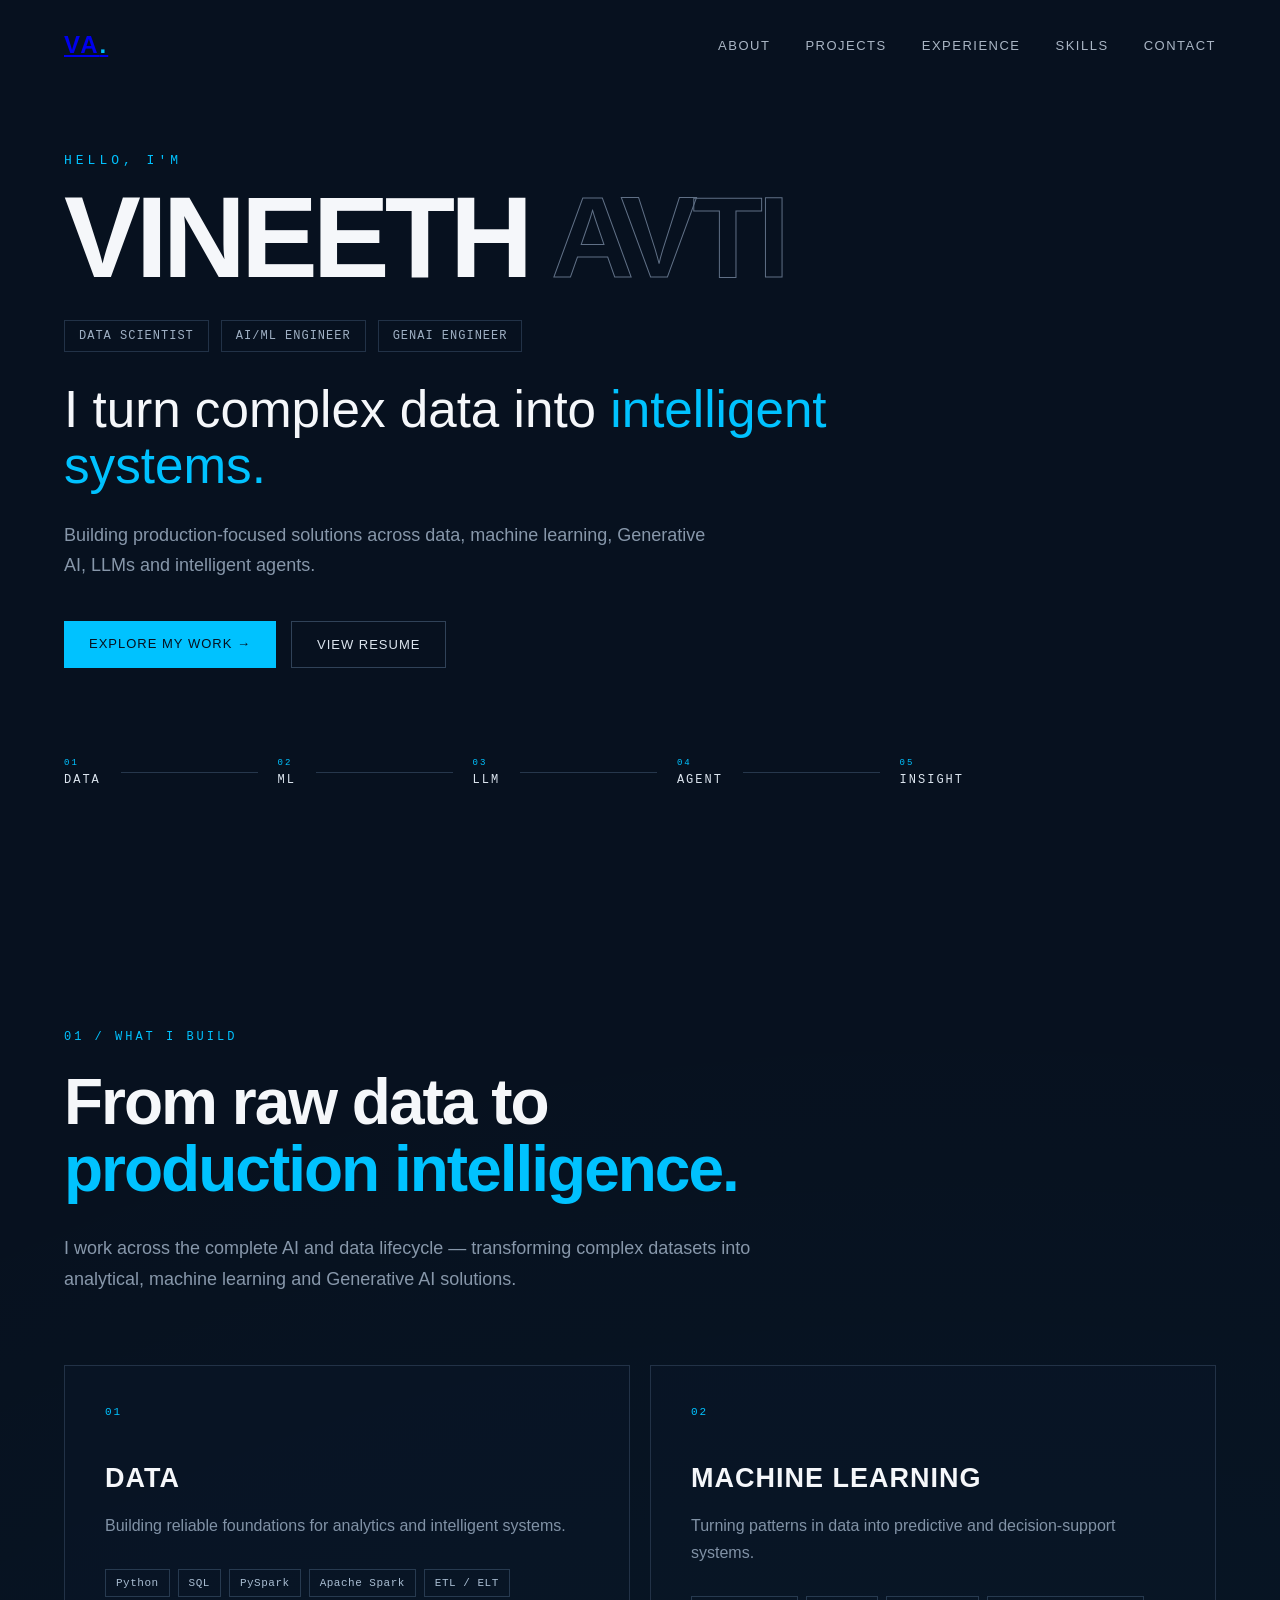
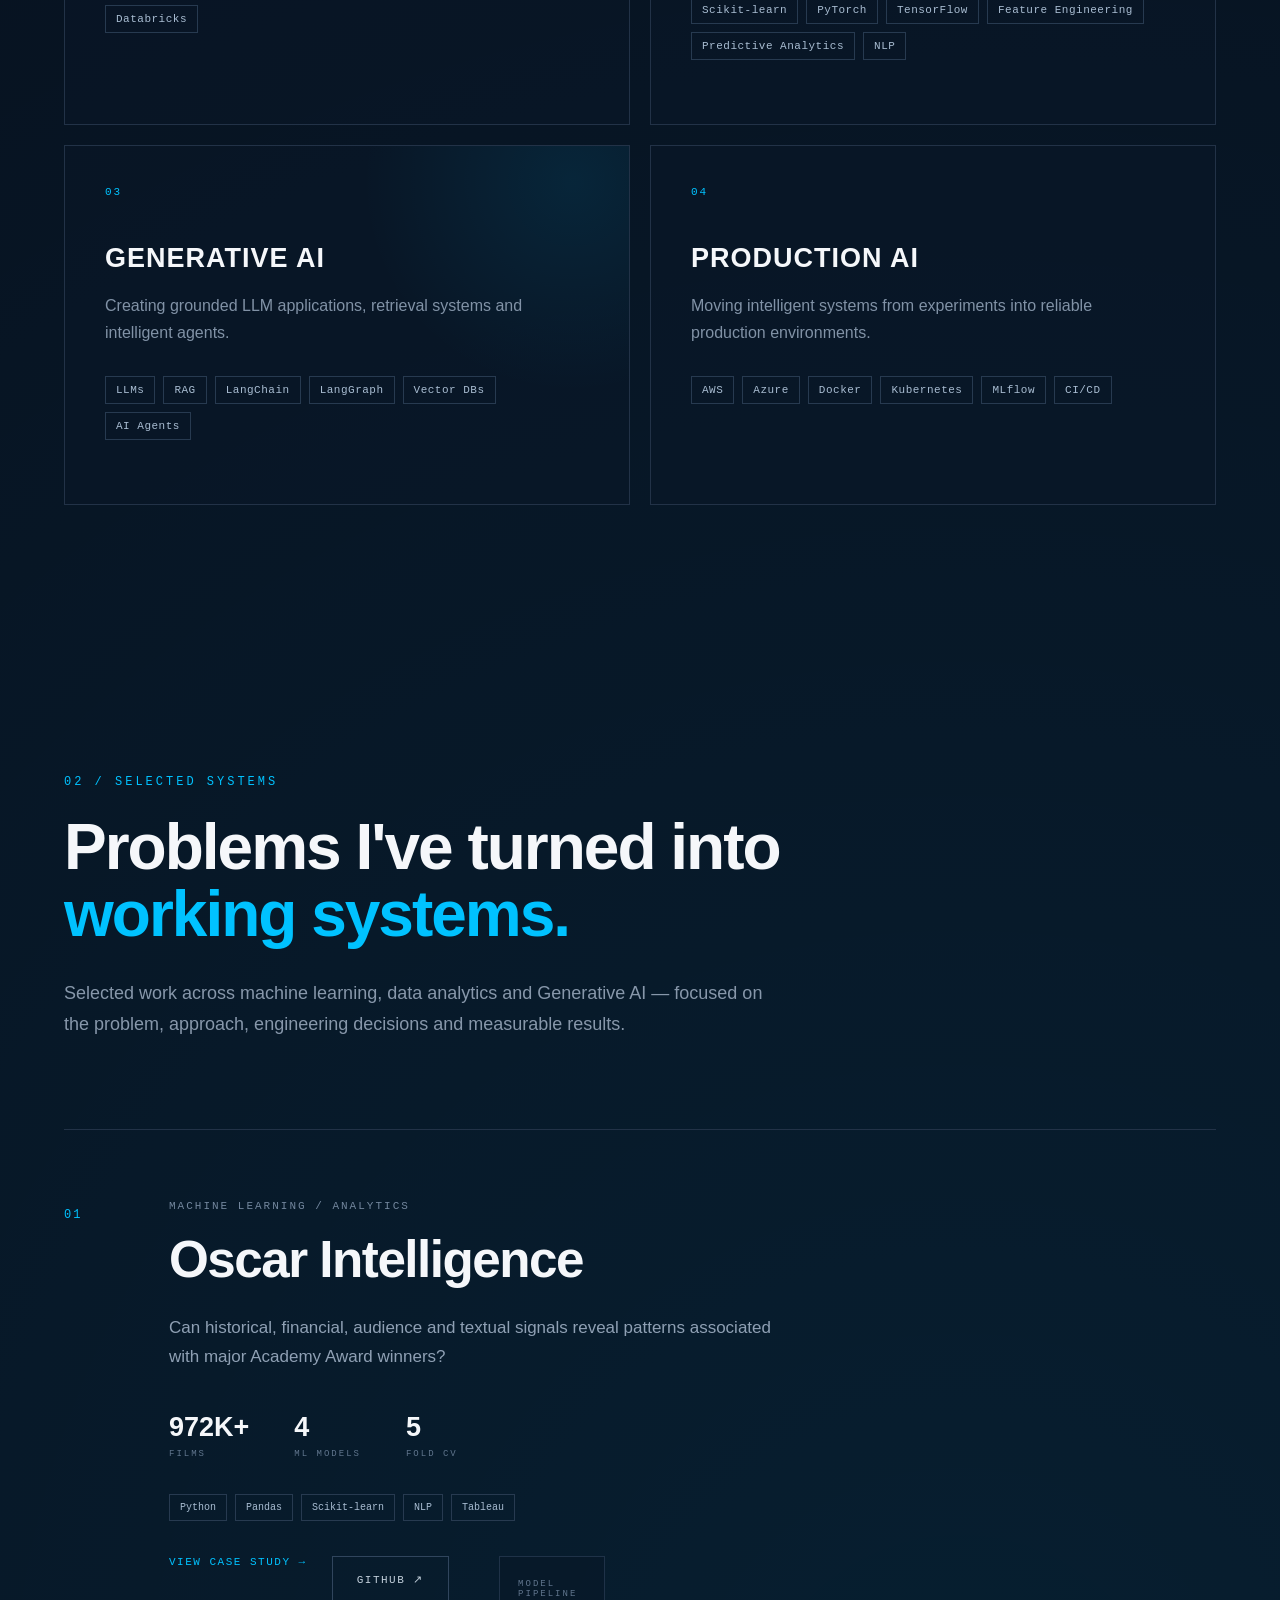
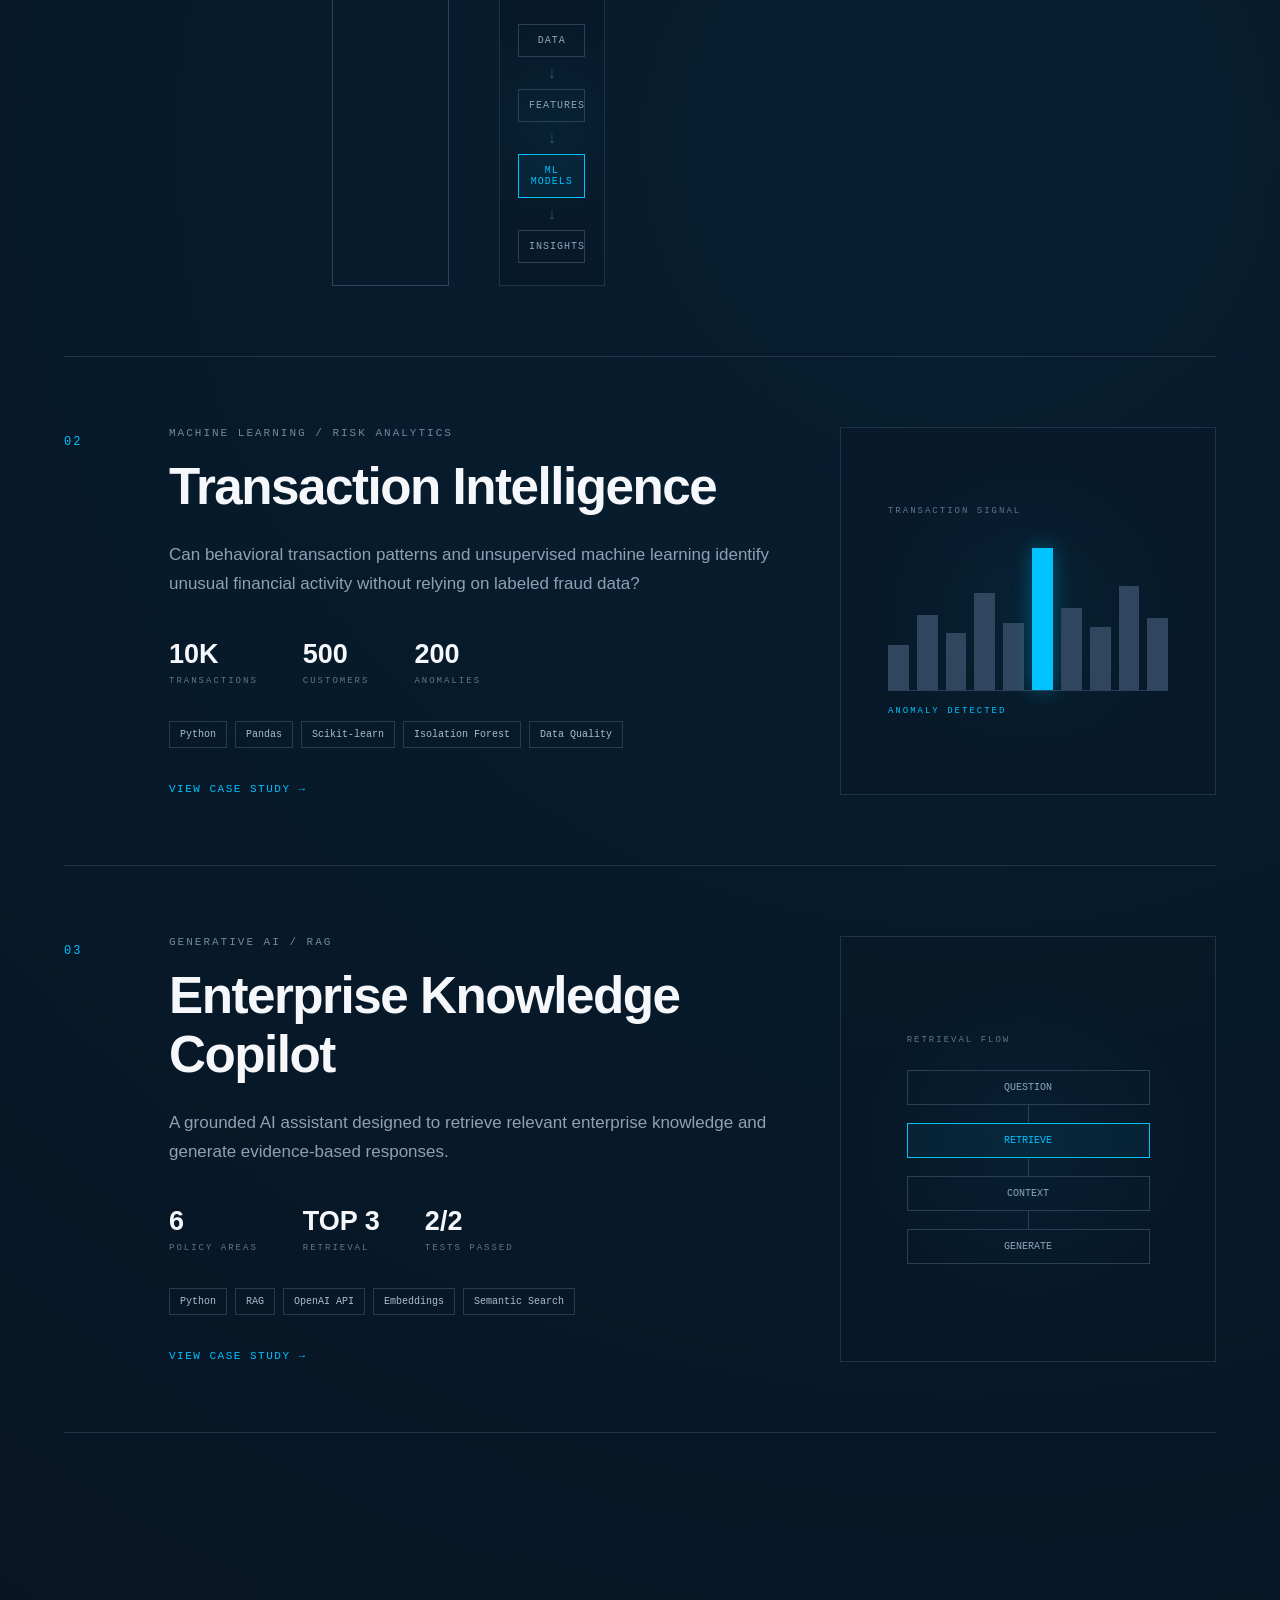
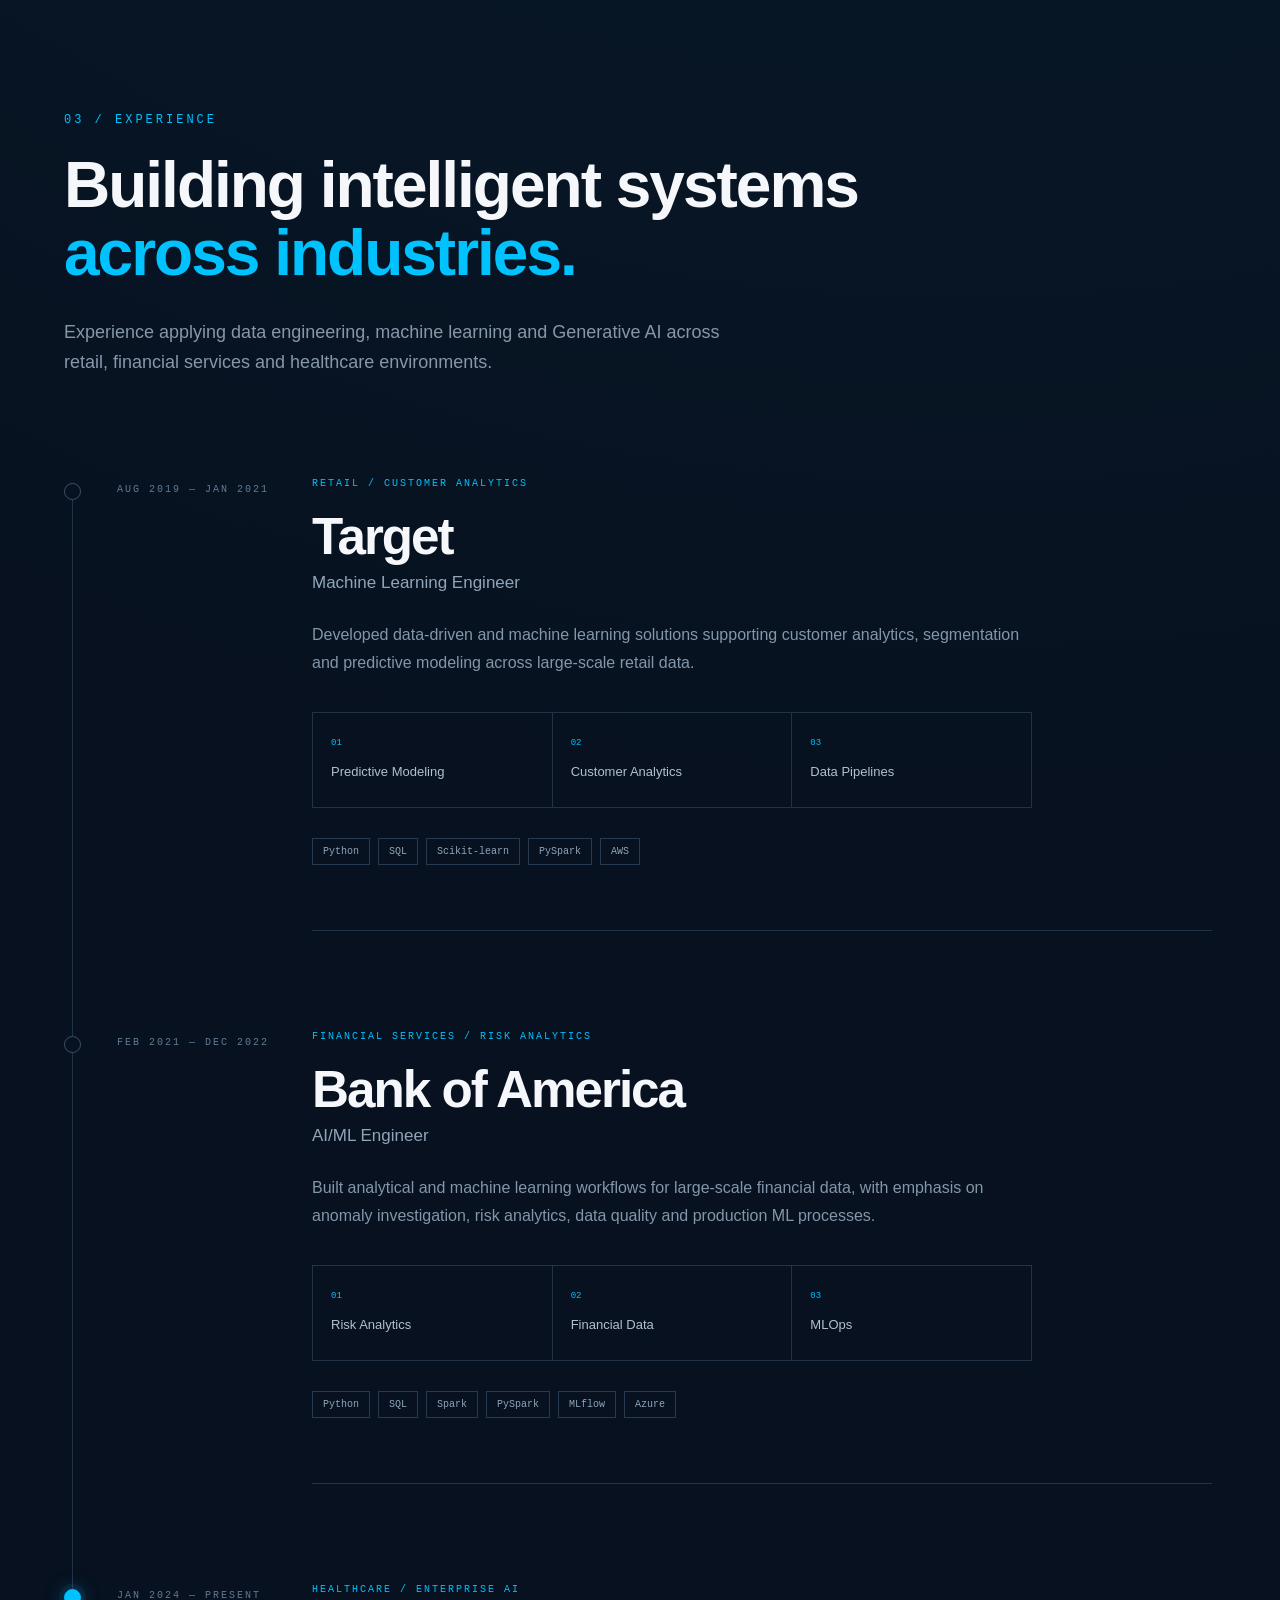
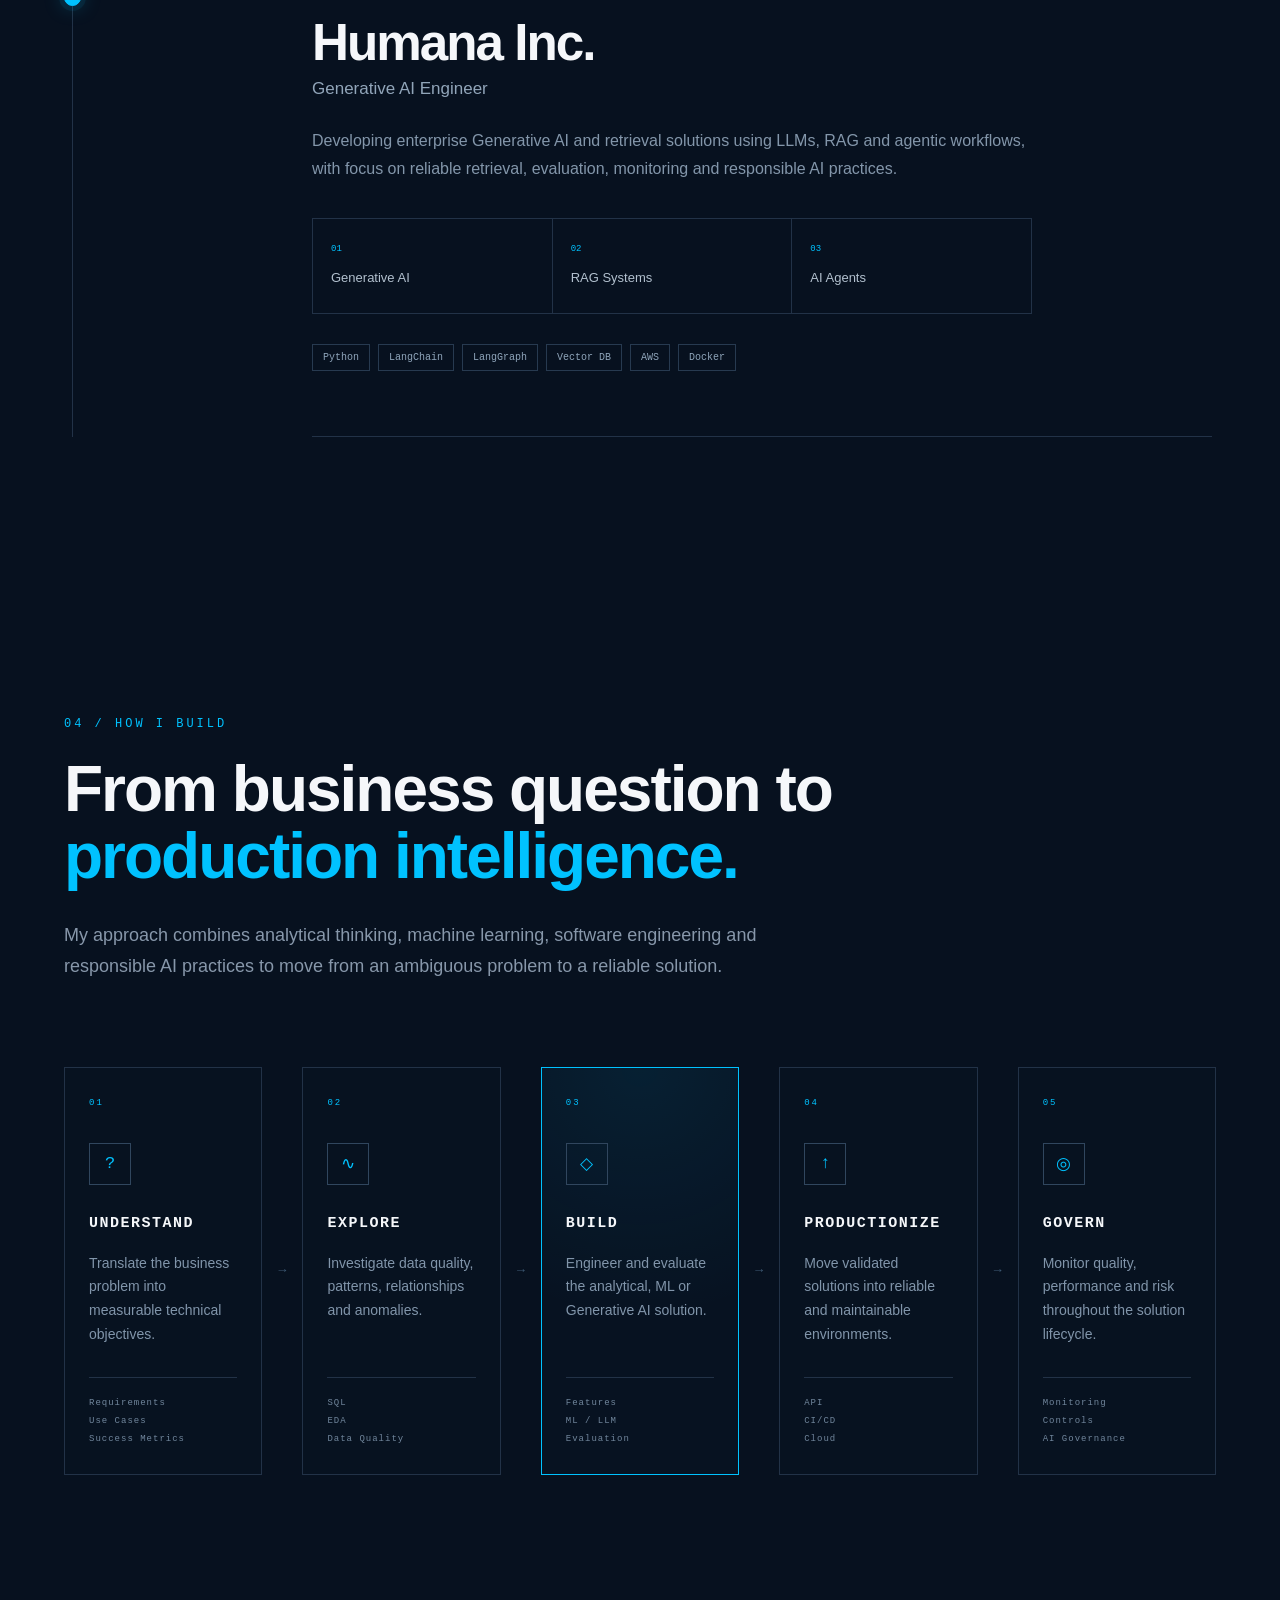
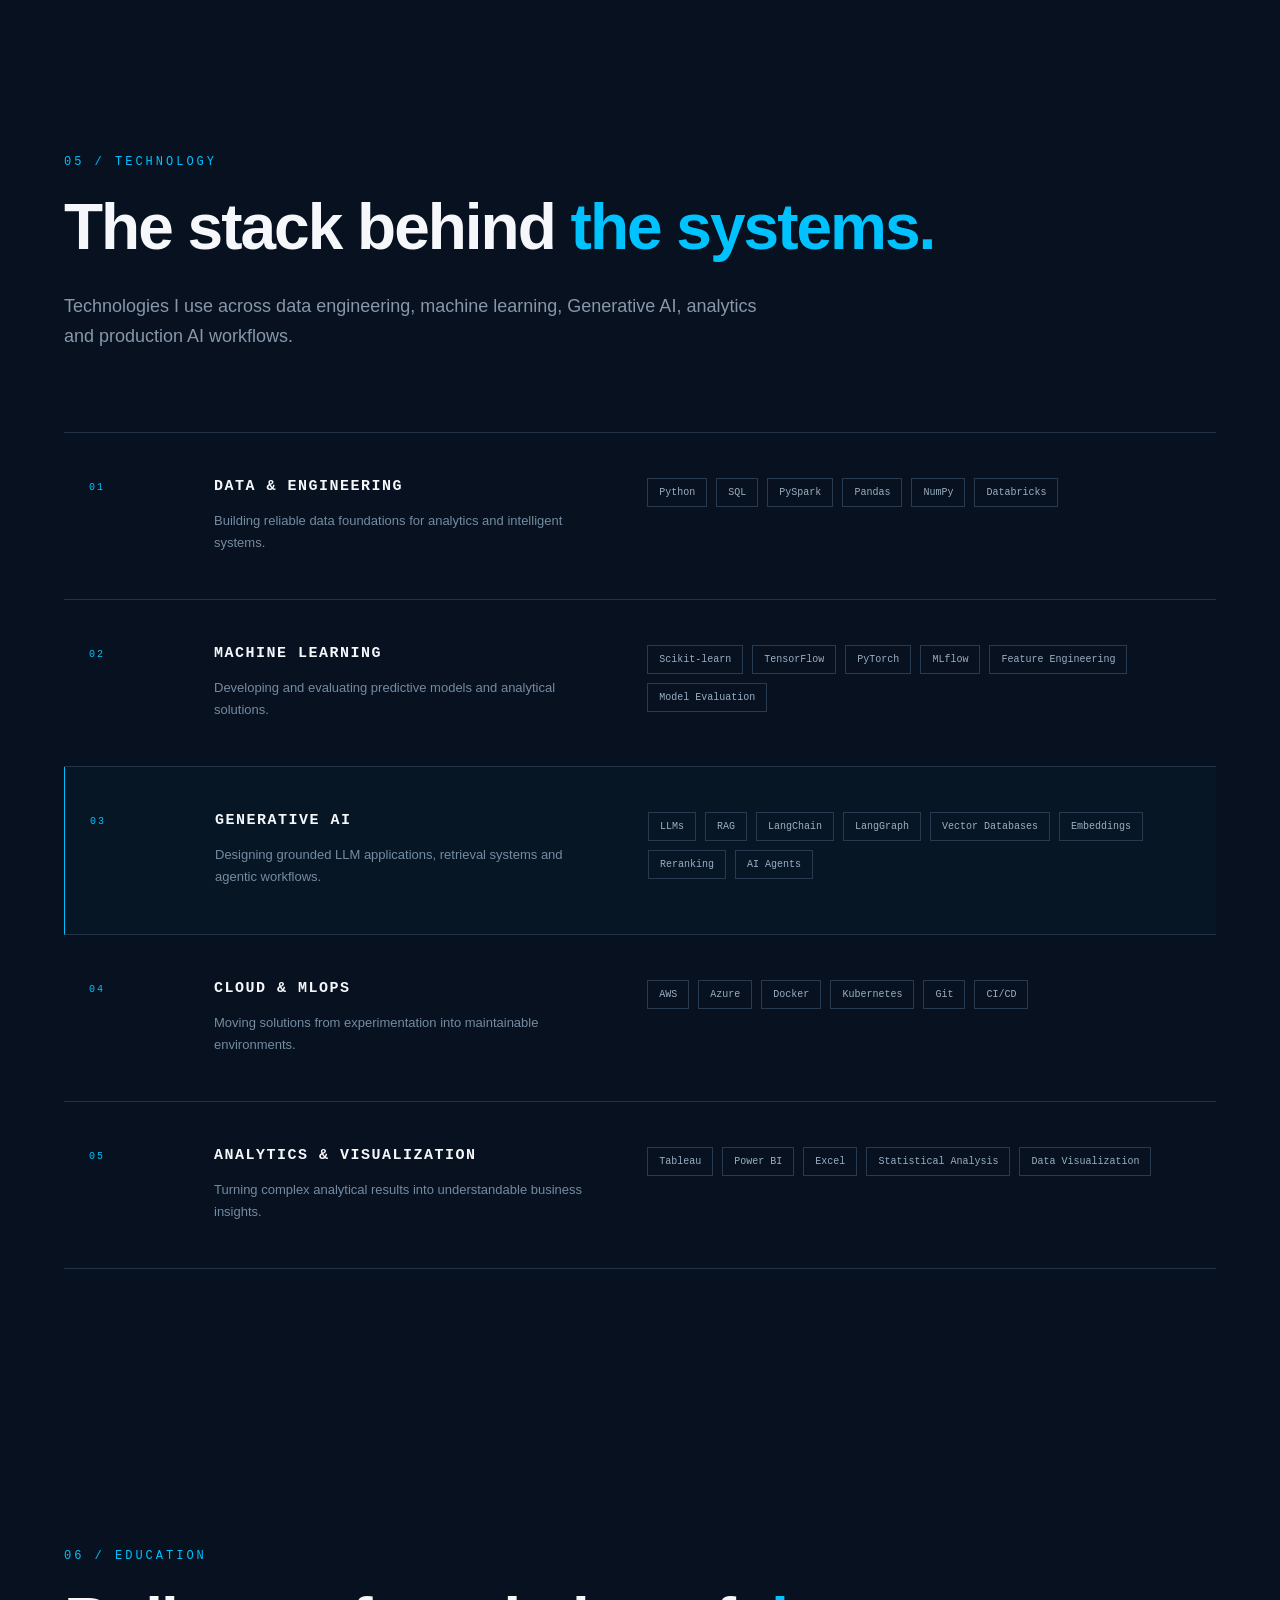
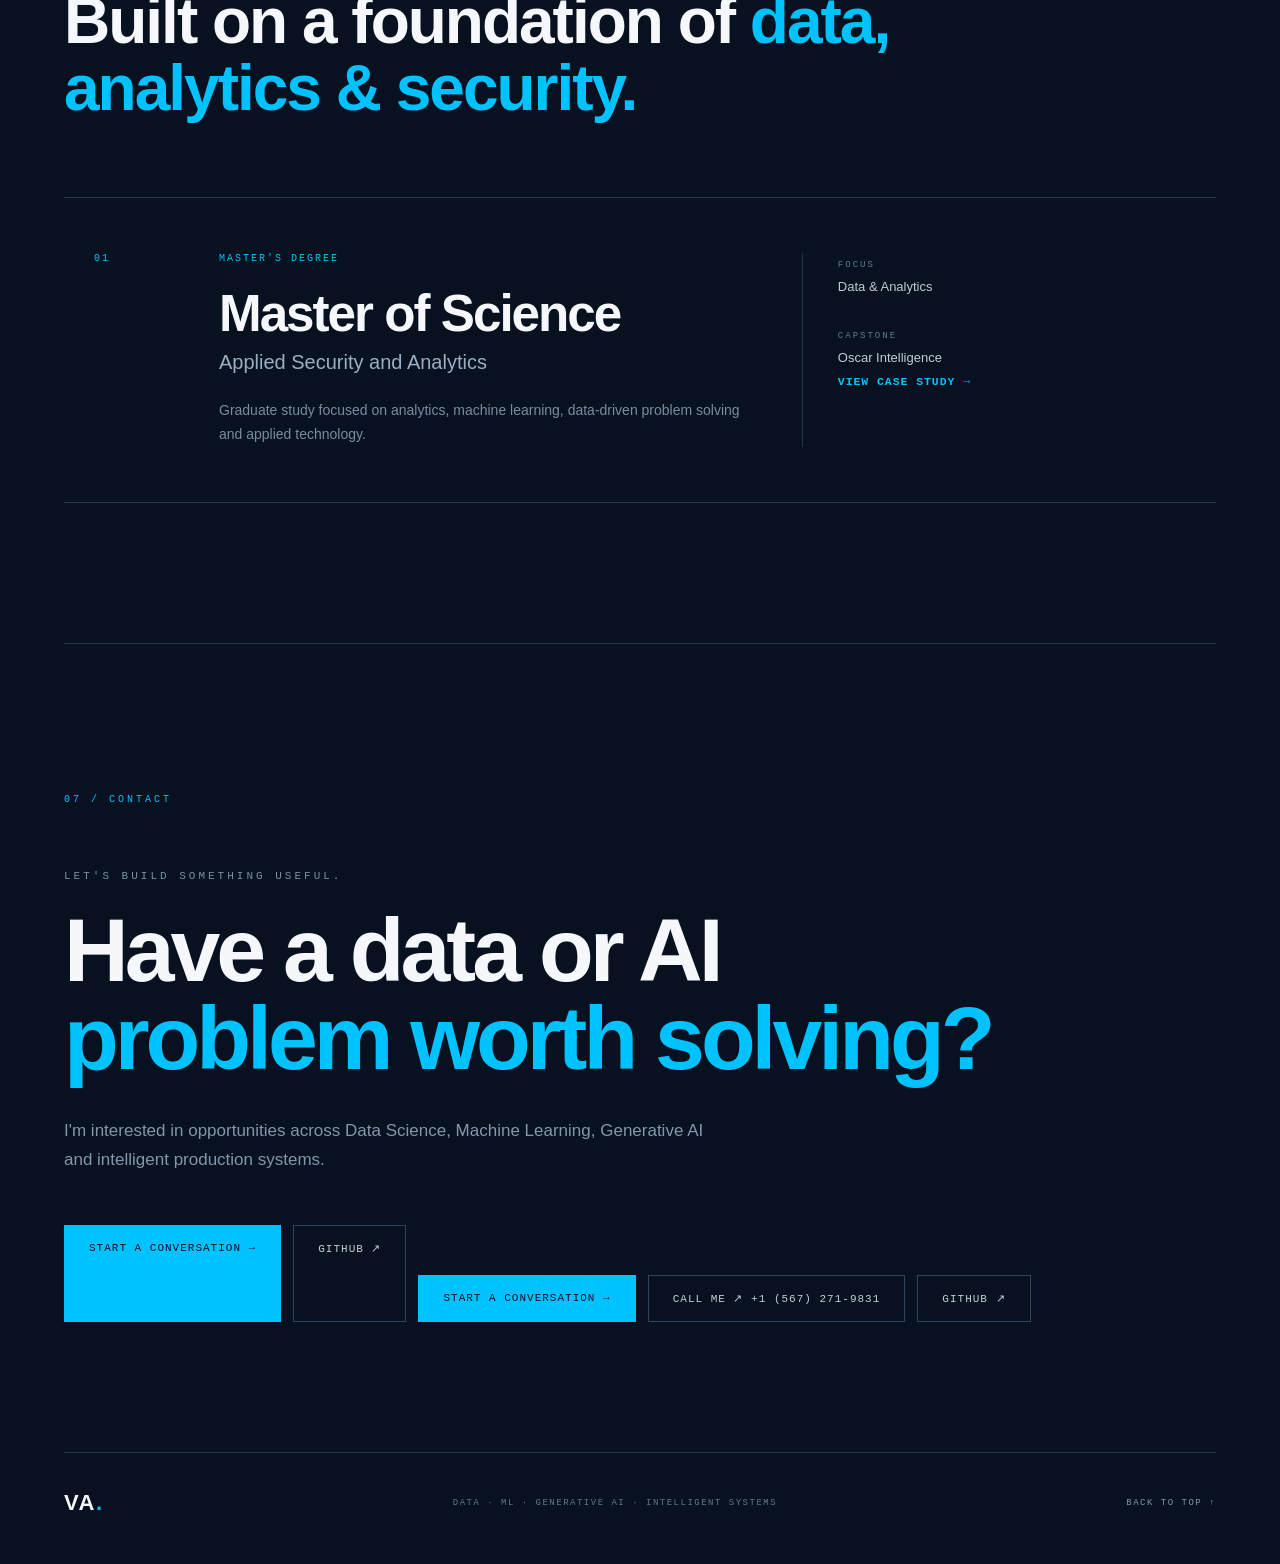
<file: index.html>
<!DOCTYPE html>
<html lang="en">

<head>
    <meta charset="UTF-8">
    <meta name="viewport" content="width=device-width, initial-scale=1.0">

    <title>Vineeth Avti | Data Scientist & AI Engineer</title>

    <meta
        name="description"
        content="Portfolio of Vineeth Avti — Data Scientist, AI/ML Engineer and Generative AI Engineer."
    >

    <link rel="stylesheet" href="style.css">
</head>

<body id="top">

    <!-- Navigation -->
    <nav class="navbar">

        <a href="#top" class="logo">
    VA<span>.</span>
</a>

        <div class="nav-links">
            <a href="#about">About</a>
            <a href="#projects">Projects</a>
            <a href="#experience">Experience</a>
            <a href="#skills">Skills</a>
            <a href="#contact">Contact</a>
        </div>

    </nav>


    <!-- Hero -->
    <main>

        <section class="hero">

            <div class="hero-content">

                <p class="intro">HELLO, I'M</p>

                <h1>VINEETH <span>AVTI</span></h1>

                <div class="roles">
                    <span>DATA SCIENTIST</span>
                    <span>AI/ML ENGINEER</span>
                    <span>GENAI ENGINEER</span>
                </div>

                <h2>
                    I turn complex data into
                    <span>intelligent systems.</span>
                </h2>

                <p class="hero-description">
                    Building production-focused solutions across
                    data, machine learning, Generative AI,
                    LLMs and intelligent agents.
                </p>

                <div class="hero-buttons">

                    <a href="#projects" class="primary-btn">
                        Explore My Work →
                    </a>

                    <a href="assets/resume/Vineeth_Avti_Resume.pdf"
   target="_blank"
   rel="noopener noreferrer"
   class="secondary-btn">
    VIEW RESUME
</a>

                </div>

            </div>


            <!-- Data flow visual -->
            <div class="data-flow">

                <div class="flow-item">
                    <span>01</span>
                    DATA
                </div>

                <div class="flow-line"></div>

                <div class="flow-item">
                    <span>02</span>
                    ML
                </div>

                <div class="flow-line"></div>

                <div class="flow-item">
                    <span>03</span>
                    LLM
                </div>

                <div class="flow-line"></div>

                <div class="flow-item">
                    <span>04</span>
                    AGENT
                </div>

                <div class="flow-line"></div>

                <div class="flow-item">
                    <span>05</span>
                    INSIGHT
                </div>

            </div>

        </section>

        <!-- What I Build Section -->
<section class="build-section" id="about">

    <div class="section-header">
        <p class="section-number">01 / WHAT I BUILD</p>

        <h2>
            From raw data to
            <span>production intelligence.</span>
        </h2>

        <p class="section-description">
            I work across the complete AI and data lifecycle —
            transforming complex datasets into analytical,
            machine learning and Generative AI solutions.
        </p>
    </div>


    <div class="build-grid">

        <!-- DATA -->
        <div class="build-card">

            <div class="card-number">01</div>

            <h3>DATA</h3>

            <p>
                Building reliable foundations for analytics
                and intelligent systems.
            </p>

            <div class="tech-list">
                <span>Python</span>
                <span>SQL</span>
                <span>PySpark</span>
                <span>Apache Spark</span>
                <span>ETL / ELT</span>
                <span>Databricks</span>
            </div>

        </div>


        <!-- MACHINE LEARNING -->
        <div class="build-card">

            <div class="card-number">02</div>

            <h3>MACHINE LEARNING</h3>

            <p>
                Turning patterns in data into predictive
                and decision-support systems.
            </p>

            <div class="tech-list">
                <span>Scikit-learn</span>
                <span>PyTorch</span>
                <span>TensorFlow</span>
                <span>Feature Engineering</span>
                <span>Predictive Analytics</span>
                <span>NLP</span>
            </div>

        </div>


        <!-- GENERATIVE AI -->
        <div class="build-card featured-card">

            <div class="card-number">03</div>

            <h3>GENERATIVE AI</h3>

            <p>
                Creating grounded LLM applications,
                retrieval systems and intelligent agents.
            </p>

            <div class="tech-list">
                <span>LLMs</span>
                <span>RAG</span>
                <span>LangChain</span>
                <span>LangGraph</span>
                <span>Vector DBs</span>
                <span>AI Agents</span>
            </div>

        </div>


        <!-- PRODUCTION AI -->
        <div class="build-card">

            <div class="card-number">04</div>

            <h3>PRODUCTION AI</h3>

            <p>
                Moving intelligent systems from experiments
                into reliable production environments.
            </p>

            <div class="tech-list">
                <span>AWS</span>
                <span>Azure</span>
                <span>Docker</span>
                <span>Kubernetes</span>
                <span>MLflow</span>
                <span>CI/CD</span>
            </div>

        </div>

    </div>

</section>

<!-- Selected Systems -->
<section class="projects-section" id="projects">

    <div class="projects-header">

        <p class="section-number">02 / SELECTED SYSTEMS</p>

        <h2>
            Problems I've turned into
            <span>working systems.</span>
        </h2>

        <p class="section-description">
            Selected work across machine learning, data analytics
            and Generative AI — focused on the problem, approach,
            engineering decisions and measurable results.
        </p>

    </div>


    <!-- PROJECT 01 -->
    <article class="project-row">

        <div class="project-index">
            01
        </div>

        <div class="project-main">

            <div class="project-label">
                MACHINE LEARNING / ANALYTICS
            </div>

            <h3>Oscar Intelligence</h3>

            <p class="project-question">
                Can historical, financial, audience and textual signals
                reveal patterns associated with major Academy Award winners?
            </p>

            <div class="project-stats">

                <div>
                    <strong>972K+</strong>
                    <span>FILMS</span>
                </div>

                <div>
                    <strong>4</strong>
                    <span>ML MODELS</span>
                </div>

                <div>
                    <strong>5</strong>
                    <span>FOLD CV</span>
                </div>

            </div>

            <div class="project-tech">
                <span>Python</span>
                <span>Pandas</span>
                <span>Scikit-learn</span>
                <span>NLP</span>
                <span>Tableau</span>
            </div>

            <div class="project-links">

                <a href="projects/oscar-intelligence.html" class="case-link">
                    VIEW CASE STUDY →
                </a>

                <a href="https://github.com/vineethvinni1605"
   target="_blank"
   rel="noopener noreferrer"
   class="contact-secondary">
    GITHUB ↗
</a>

            <div class="contact-actions">

        </div>


        <div class="project-visual">

            <div class="model-visual">

                <div class="visual-title">
                    MODEL PIPELINE
                </div>

                <div class="pipeline-node">
                    DATA
                </div>

                <div class="pipeline-arrow">↓</div>

                <div class="pipeline-node">
                    FEATURES
                </div>

                <div class="pipeline-arrow">↓</div>

                <div class="pipeline-node active-node">
                    ML MODELS
                </div>

                <div class="pipeline-arrow">↓</div>

                <div class="pipeline-node">
                    INSIGHTS
                </div>

            </div>

        </div>

    </article>


    <!-- PROJECT 02 -->
<article class="project-row">

    <div class="project-index">
        02
    </div>

    <div class="project-main">

        <div class="project-label">
            MACHINE LEARNING / RISK ANALYTICS
        </div>

        <h3>Transaction Intelligence</h3>

        <p class="project-question">
            Can behavioral transaction patterns and unsupervised
            machine learning identify unusual financial activity
            without relying on labeled fraud data?
        </p>


        <div class="project-stats">

            <div>
                <strong>10K</strong>
                <span>TRANSACTIONS</span>
            </div>

            <div>
                <strong>500</strong>
                <span>CUSTOMERS</span>
            </div>

            <div>
                <strong>200</strong>
                <span>ANOMALIES</span>
            </div>

        </div>


        <div class="project-tech">
            <span>Python</span>
            <span>Pandas</span>
            <span>Scikit-learn</span>
            <span>Isolation Forest</span>
            <span>Data Quality</span>
        </div>


        <div class="project-links">

            <a href="projects/transaction-intelligence.html"
               class="case-link">
                VIEW CASE STUDY →
            </a>

        </div>

    </div>


    <div class="project-visual">

        <div class="transaction-visual">

            <div class="visual-title">
                TRANSACTION SIGNAL
            </div>

            <div class="signal-bars">

                <span style="height: 30%"></span>
                <span style="height: 50%"></span>
                <span style="height: 38%"></span>
                <span style="height: 65%"></span>
                <span style="height: 45%"></span>
                <span class="anomaly" style="height: 95%"></span>
                <span style="height: 55%"></span>
                <span style="height: 42%"></span>
                <span style="height: 70%"></span>
                <span style="height: 48%"></span>

            </div>

            <div class="signal-label">
                ANOMALY DETECTED
            </div>

        </div>

    </div>

</article>


    <!-- PROJECT 03 -->
    <article class="project-row">

        <div class="project-index">
            03
        </div>

        <div class="project-main">

            <div class="project-label">
                GENERATIVE AI / RAG
            </div>

            <h3>Enterprise Knowledge Copilot</h3>

            <p class="project-question">
                A grounded AI assistant designed to retrieve relevant
                enterprise knowledge and generate evidence-based responses.
            </p>

            <div class="project-stats">

    <div>
        <strong>6</strong>
        <span>POLICY AREAS</span>
    </div>

    <div>
        <strong>TOP 3</strong>
        <span>RETRIEVAL</span>
    </div>

    <div>
        <strong>2/2</strong>
        <span>TESTS PASSED</span>
    </div>

</div>

            <div class="project-tech">
    <span>Python</span>
    <span>RAG</span>
    <span>OpenAI API</span>
    <span>Embeddings</span>
    <span>Semantic Search</span>
</div>

            <div class="project-links">

                <a href="projects/enterprise-knowledge-copilot.html"
   class="case-link">
    VIEW CASE STUDY →
</a>

            </div>

        </div>


        <div class="project-visual">

            <div class="rag-visual">

                <div class="visual-title">
                    RETRIEVAL FLOW
                </div>

                <div class="rag-node">
                    QUESTION
                </div>

                <div class="rag-connection"></div>

                <div class="rag-node active-node">
                    RETRIEVE
                </div>

                <div class="rag-connection"></div>

                <div class="rag-node">
                    CONTEXT
                </div>

                <div class="rag-connection"></div>

                <div class="rag-node">
                    GENERATE
                </div>

            </div>

        </div>

    </article>

</section>

<!-- =====================================
     EXPERIENCE
===================================== -->

<section class="experience-section" id="experience">

    <div class="experience-header">

        <p class="section-number">03 / EXPERIENCE</p>

        <h2>
            Building intelligent systems
            <span>across industries.</span>
        </h2>

        <p class="section-description">
            Experience applying data engineering, machine learning
            and Generative AI across retail, financial services
            and healthcare environments.
        </p>

    </div>


    <div class="experience-timeline">

        <!-- EXPERIENCE 01 -->
        <article class="experience-item">

            <div class="experience-marker">
                <span></span>
            </div>

            <div class="experience-period">
                AUG 2019 — JAN 2021
            </div>

            <div class="experience-content">

                <p class="experience-domain">
                    RETAIL / CUSTOMER ANALYTICS
                </p>

                <h3>Target</h3>

                <h4>Machine Learning Engineer</h4>

                <p class="experience-summary">
                    Developed data-driven and machine learning solutions
                    supporting customer analytics, segmentation and
                    predictive modeling across large-scale retail data.
                </p>

                <div class="experience-focus">

                    <div>
                        <span>01</span>
                        <p>Predictive Modeling</p>
                    </div>

                    <div>
                        <span>02</span>
                        <p>Customer Analytics</p>
                    </div>

                    <div>
                        <span>03</span>
                        <p>Data Pipelines</p>
                    </div>

                </div>

                <div class="experience-tech">
                    <span>Python</span>
                    <span>SQL</span>
                    <span>Scikit-learn</span>
                    <span>PySpark</span>
                    <span>AWS</span>
                </div>

            </div>

        </article>


        <!-- EXPERIENCE 02 -->
        <article class="experience-item">

            <div class="experience-marker">
                <span></span>
            </div>

            <div class="experience-period">
                FEB 2021 — DEC 2022
            </div>

            <div class="experience-content">

                <p class="experience-domain">
                    FINANCIAL SERVICES / RISK ANALYTICS
                </p>

                <h3>Bank of America</h3>

                <h4>AI/ML Engineer</h4>

                <p class="experience-summary">
                    Built analytical and machine learning workflows
                    for large-scale financial data, with emphasis on
                    anomaly investigation, risk analytics, data quality
                    and production ML processes.
                </p>

                <div class="experience-focus">

                    <div>
                        <span>01</span>
                        <p>Risk Analytics</p>
                    </div>

                    <div>
                        <span>02</span>
                        <p>Financial Data</p>
                    </div>

                    <div>
                        <span>03</span>
                        <p>MLOps</p>
                    </div>

                </div>

                <div class="experience-tech">
                    <span>Python</span>
                    <span>SQL</span>
                    <span>Spark</span>
                    <span>PySpark</span>
                    <span>MLflow</span>
                    <span>Azure</span>
                </div>

            </div>

        </article>


        <!-- EXPERIENCE 03 -->
        <article class="experience-item">

            <div class="experience-marker active-marker">
                <span></span>
            </div>

            <div class="experience-period">
                JAN 2024 — PRESENT
            </div>

            <div class="experience-content">

                <p class="experience-domain">
                    HEALTHCARE / ENTERPRISE AI
                </p>

                <h3>Humana Inc.</h3>

                <h4>Generative AI Engineer</h4>

                <p class="experience-summary">
                    Developing enterprise Generative AI and retrieval
                    solutions using LLMs, RAG and agentic workflows,
                    with focus on reliable retrieval, evaluation,
                    monitoring and responsible AI practices.
                </p>

                <div class="experience-focus">

                    <div>
                        <span>01</span>
                        <p>Generative AI</p>
                    </div>

                    <div>
                        <span>02</span>
                        <p>RAG Systems</p>
                    </div>

                    <div>
                        <span>03</span>
                        <p>AI Agents</p>
                    </div>

                </div>

                <div class="experience-tech">
                    <span>Python</span>
                    <span>LangChain</span>
                    <span>LangGraph</span>
                    <span>Vector DB</span>
                    <span>AWS</span>
                    <span>Docker</span>
                </div>

            </div>

        </article>

    </div>

</section>

<!-- =====================================
     HOW I BUILD
===================================== -->

<section class="process-section">

    <div class="process-header">

        <p class="section-number">
            04 / HOW I BUILD
        </p>

        <h2>
            From business question to
            <span>production intelligence.</span>
        </h2>

        <p class="section-description">
            My approach combines analytical thinking,
            machine learning, software engineering and
            responsible AI practices to move from an
            ambiguous problem to a reliable solution.
        </p>

    </div>


    <div class="process-flow">


        <!-- STEP 01 -->

        <div class="process-step">

            <div class="process-number">
                01
            </div>

            <div class="process-icon">
                ?
            </div>

            <h3>UNDERSTAND</h3>

            <p>
                Translate the business problem into
                measurable technical objectives.
            </p>

            <div class="process-items">
                <span>Requirements</span>
                <span>Use Cases</span>
                <span>Success Metrics</span>
            </div>

        </div>


        <div class="process-arrow">
            →
        </div>


        <!-- STEP 02 -->

        <div class="process-step">

            <div class="process-number">
                02
            </div>

            <div class="process-icon">
                ∿
            </div>

            <h3>EXPLORE</h3>

            <p>
                Investigate data quality, patterns,
                relationships and anomalies.
            </p>

            <div class="process-items">
                <span>SQL</span>
                <span>EDA</span>
                <span>Data Quality</span>
            </div>

        </div>


        <div class="process-arrow">
            →
        </div>


        <!-- STEP 03 -->

        <div class="process-step featured-process">

            <div class="process-number">
                03
            </div>

            <div class="process-icon">
                ◇
            </div>

            <h3>BUILD</h3>

            <p>
                Engineer and evaluate the analytical,
                ML or Generative AI solution.
            </p>

            <div class="process-items">
                <span>Features</span>
                <span>ML / LLM</span>
                <span>Evaluation</span>
            </div>

        </div>


        <div class="process-arrow">
            →
        </div>


        <!-- STEP 04 -->

        <div class="process-step">

            <div class="process-number">
                04
            </div>

            <div class="process-icon">
                ↑
            </div>

            <h3>PRODUCTIONIZE</h3>

            <p>
                Move validated solutions into reliable
                and maintainable environments.
            </p>

            <div class="process-items">
                <span>API</span>
                <span>CI/CD</span>
                <span>Cloud</span>
            </div>

        </div>


        <div class="process-arrow">
            →
        </div>


        <!-- STEP 05 -->

        <div class="process-step">

            <div class="process-number">
                05
            </div>

            <div class="process-icon">
                ◎
            </div>

            <h3>GOVERN</h3>

            <p>
                Monitor quality, performance and risk
                throughout the solution lifecycle.
            </p>

            <div class="process-items">
                <span>Monitoring</span>
                <span>Controls</span>
                <span>AI Governance</span>
            </div>

        </div>


    </div>

</section>

<!-- =====================================
     TECHNOLOGY / SKILLS
===================================== -->

<section class="skills-section" id="skills">

    <div class="skills-header">

        <p class="section-number">
            05 / TECHNOLOGY
        </p>

        <h2>
            The stack behind
            <span>the systems.</span>
        </h2>

        <p class="section-description">
            Technologies I use across data engineering,
            machine learning, Generative AI, analytics
            and production AI workflows.
        </p>

    </div>


    <div class="skills-matrix">

        <!-- 01 -->

        <div class="skill-row">

            <div class="skill-number">01</div>

            <div class="skill-category">
                <h3>DATA & ENGINEERING</h3>
                <p>
                    Building reliable data foundations
                    for analytics and intelligent systems.
                </p>
            </div>

            <div class="skill-list">
                <span>Python</span>
                <span>SQL</span>
                <span>PySpark</span>
                <span>Pandas</span>
                <span>NumPy</span>
                <span>Databricks</span>
            </div>

        </div>


        <!-- 02 -->

        <div class="skill-row">

            <div class="skill-number">02</div>

            <div class="skill-category">
                <h3>MACHINE LEARNING</h3>
                <p>
                    Developing and evaluating predictive
                    models and analytical solutions.
                </p>
            </div>

            <div class="skill-list">
                <span>Scikit-learn</span>
                <span>TensorFlow</span>
                <span>PyTorch</span>
                <span>MLflow</span>
                <span>Feature Engineering</span>
                <span>Model Evaluation</span>
            </div>

        </div>


        <!-- 03 -->

        <div class="skill-row featured-skill">

            <div class="skill-number">03</div>

            <div class="skill-category">
                <h3>GENERATIVE AI</h3>
                <p>
                    Designing grounded LLM applications,
                    retrieval systems and agentic workflows.
                </p>
            </div>

            <div class="skill-list">
                <span>LLMs</span>
                <span>RAG</span>
                <span>LangChain</span>
                <span>LangGraph</span>
                <span>Vector Databases</span>
                <span>Embeddings</span>
                <span>Reranking</span>
                <span>AI Agents</span>
            </div>

        </div>


        <!-- 04 -->

        <div class="skill-row">

            <div class="skill-number">04</div>

            <div class="skill-category">
                <h3>CLOUD & MLOPS</h3>
                <p>
                    Moving solutions from experimentation
                    into maintainable environments.
                </p>
            </div>

            <div class="skill-list">
                <span>AWS</span>
                <span>Azure</span>
                <span>Docker</span>
                <span>Kubernetes</span>
                <span>Git</span>
                <span>CI/CD</span>
            </div>

        </div>


        <!-- 05 -->

        <div class="skill-row">

            <div class="skill-number">05</div>

            <div class="skill-category">
                <h3>ANALYTICS & VISUALIZATION</h3>
                <p>
                    Turning complex analytical results
                    into understandable business insights.
                </p>
            </div>

            <div class="skill-list">
                <span>Tableau</span>
                <span>Power BI</span>
                <span>Excel</span>
                <span>Statistical Analysis</span>
                <span>Data Visualization</span>
            </div>

        </div>

    </div>

</section>

<!-- =====================================
     EDUCATION
===================================== -->

<section class="education-section" id="education">

    <div class="education-header">

        <p class="section-number">
            06 / EDUCATION
        </p>

        <h2>
            Built on a foundation of
            <span>data, analytics & security.</span>
        </h2>

    </div>


    <div class="education-card">

        <div class="education-number">
            01
        </div>

        <div class="education-main">

            <p class="education-type">
                MASTER'S DEGREE
            </p>

            <h3>
                Master of Science
            </h3>

            <h4>
                Applied Security and Analytics
            </h4>

            <p class="education-description">
                Graduate study focused on analytics,
                machine learning, data-driven problem solving
                and applied technology.
            </p>

        </div>


        <div class="education-meta">

            <div>
                <span>FOCUS</span>
                <p>Data & Analytics</p>
            </div>

            <div>
    <span>CAPSTONE</span>

    <p>Oscar Intelligence</p>

    <a href="projects/oscar-intelligence.html"
       class="education-project-link">
        VIEW CASE STUDY →
    </a>
</div>

        </div>

    </div>

</section>

<!-- =====================================
     CONTACT
===================================== -->

<section class="contact-section" id="contact">

    <div class="contact-number">
        07 / CONTACT
    </div>


    <div class="contact-content">

        <p class="contact-eyebrow">
            LET'S BUILD SOMETHING USEFUL.
        </p>

        <h2>
            Have a data or AI
            <span>problem worth solving?</span>
        </h2>

        <p class="contact-description">
            I'm interested in opportunities across Data Science,
            Machine Learning, Generative AI and intelligent
            production systems.
        </p>


        <div class="contact-actions">

            <a href="mailto:vineeth1605a@gmail.com"
               class="contact-primary">
                START A CONVERSATION →
            </a>

           <a href="https://github.com/vineethvinni1605"
   target="_blank"
   rel="noopener noreferrer"
   class="contact-secondary">
    GITHUB ↗
</a>

<div class="contact-actions">

    <a href="mailto:vineeth1605a@gmail.com"
       class="contact-primary">
        START A CONVERSATION →
    </a>

    <a href="tel:+1 (567)-271-9831"
       class="contact-secondary">
        CALL ME ↗ +1 (567) 271-9831
    </a>

    <a href="https://github.com/vineethvinni1605"
       target="_blank"
       rel="noopener noreferrer"
       class="contact-secondary">
        GITHUB ↗
    </a>

</div>
        </div>

    </div>

</section>


<!-- =====================================
     FOOTER
===================================== -->

<footer class="main-footer">

    <div class="footer-brand">
        VA<span>.</span>
    </div>

    <p>
        DATA · ML · GENERATIVE AI · INTELLIGENT SYSTEMS
    </p>

    <a href="#top">
        BACK TO TOP ↑
    </a>

</footer>

    </main>


    <script src="script.js"></script>

    

</body>
</html>
</file>
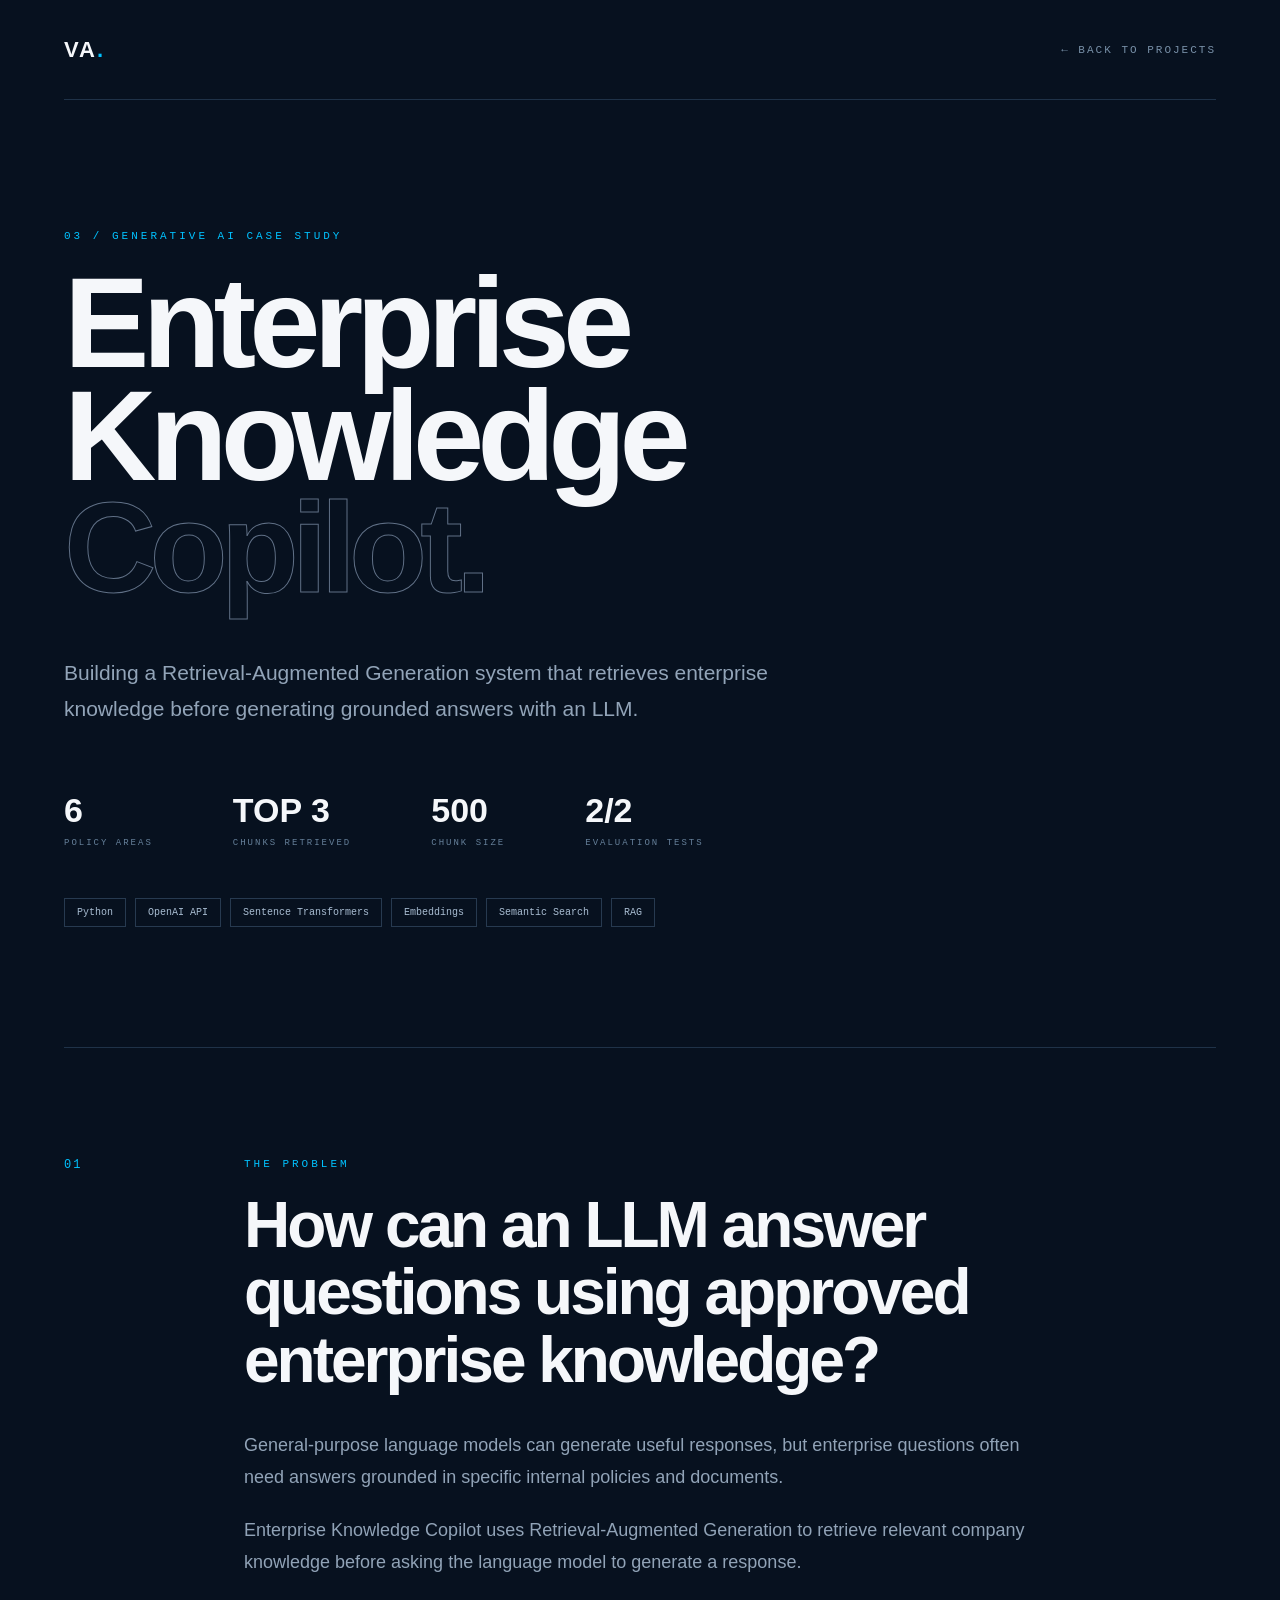
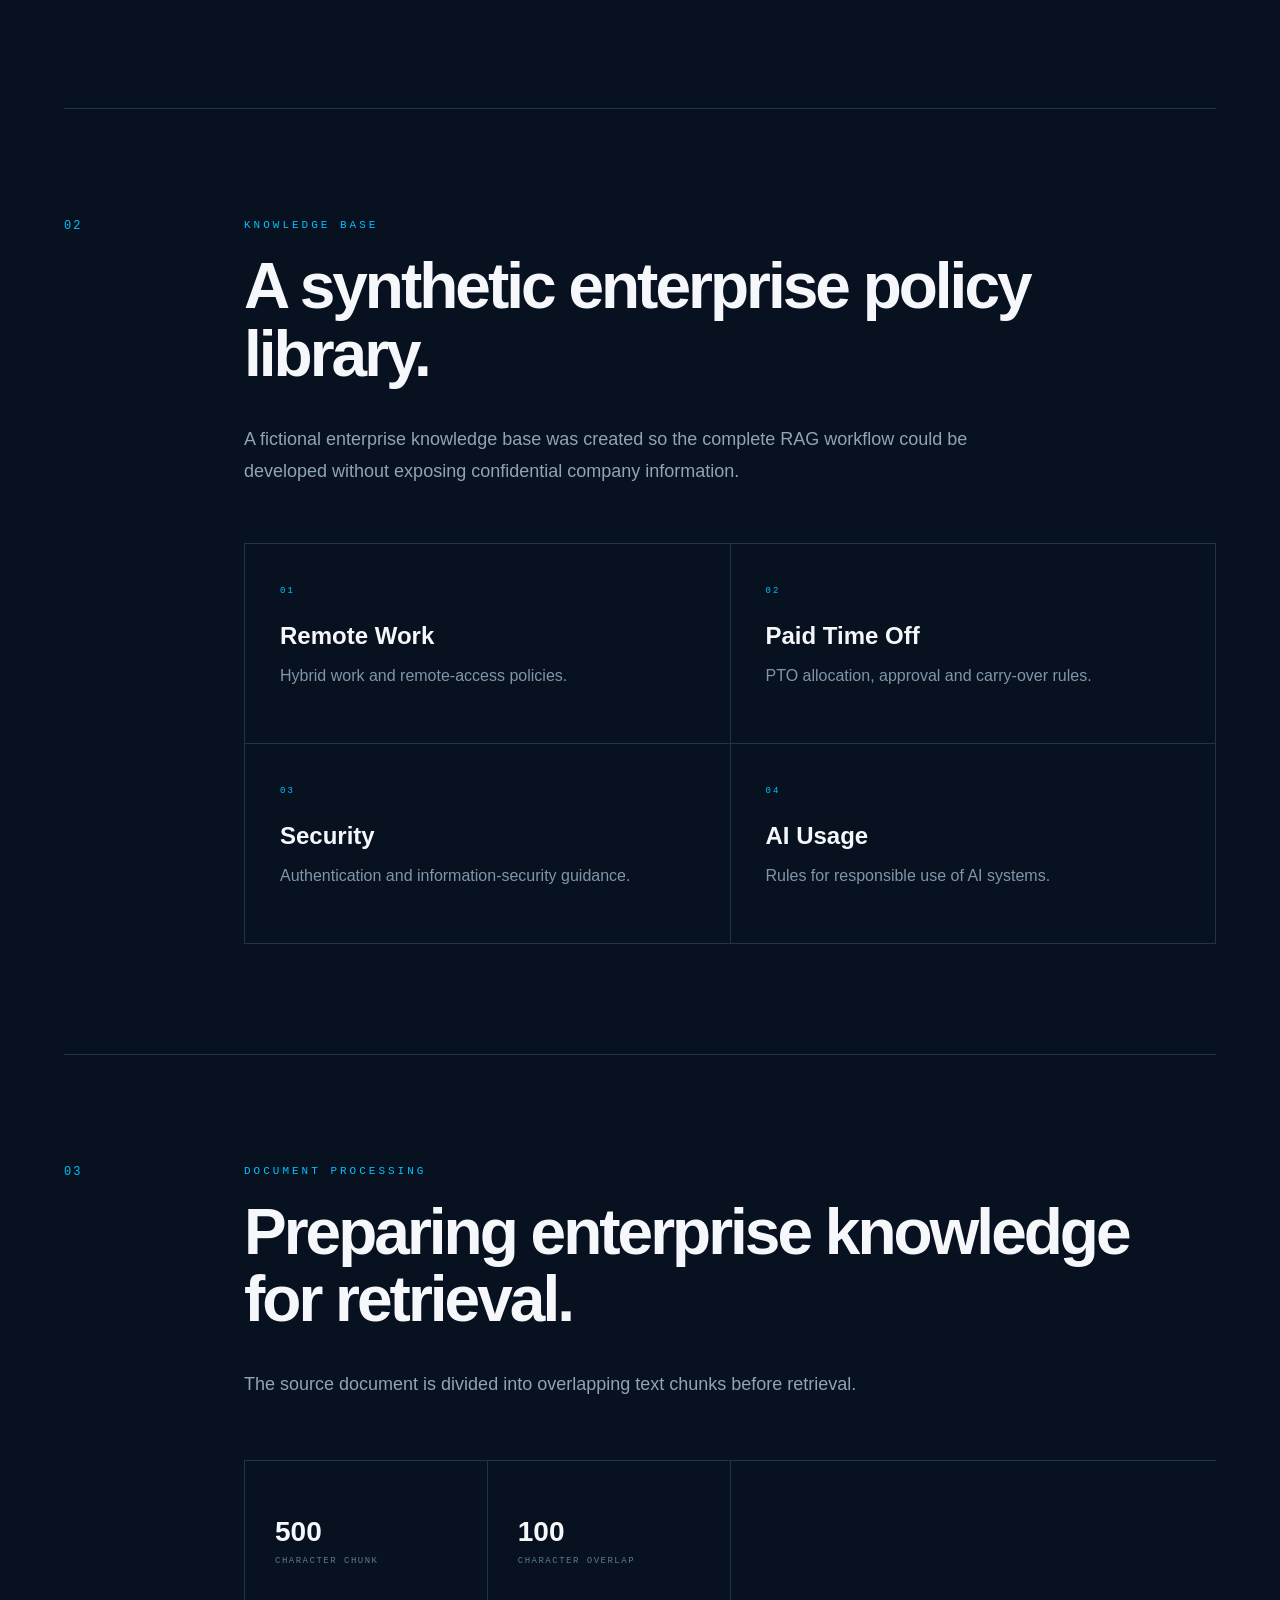
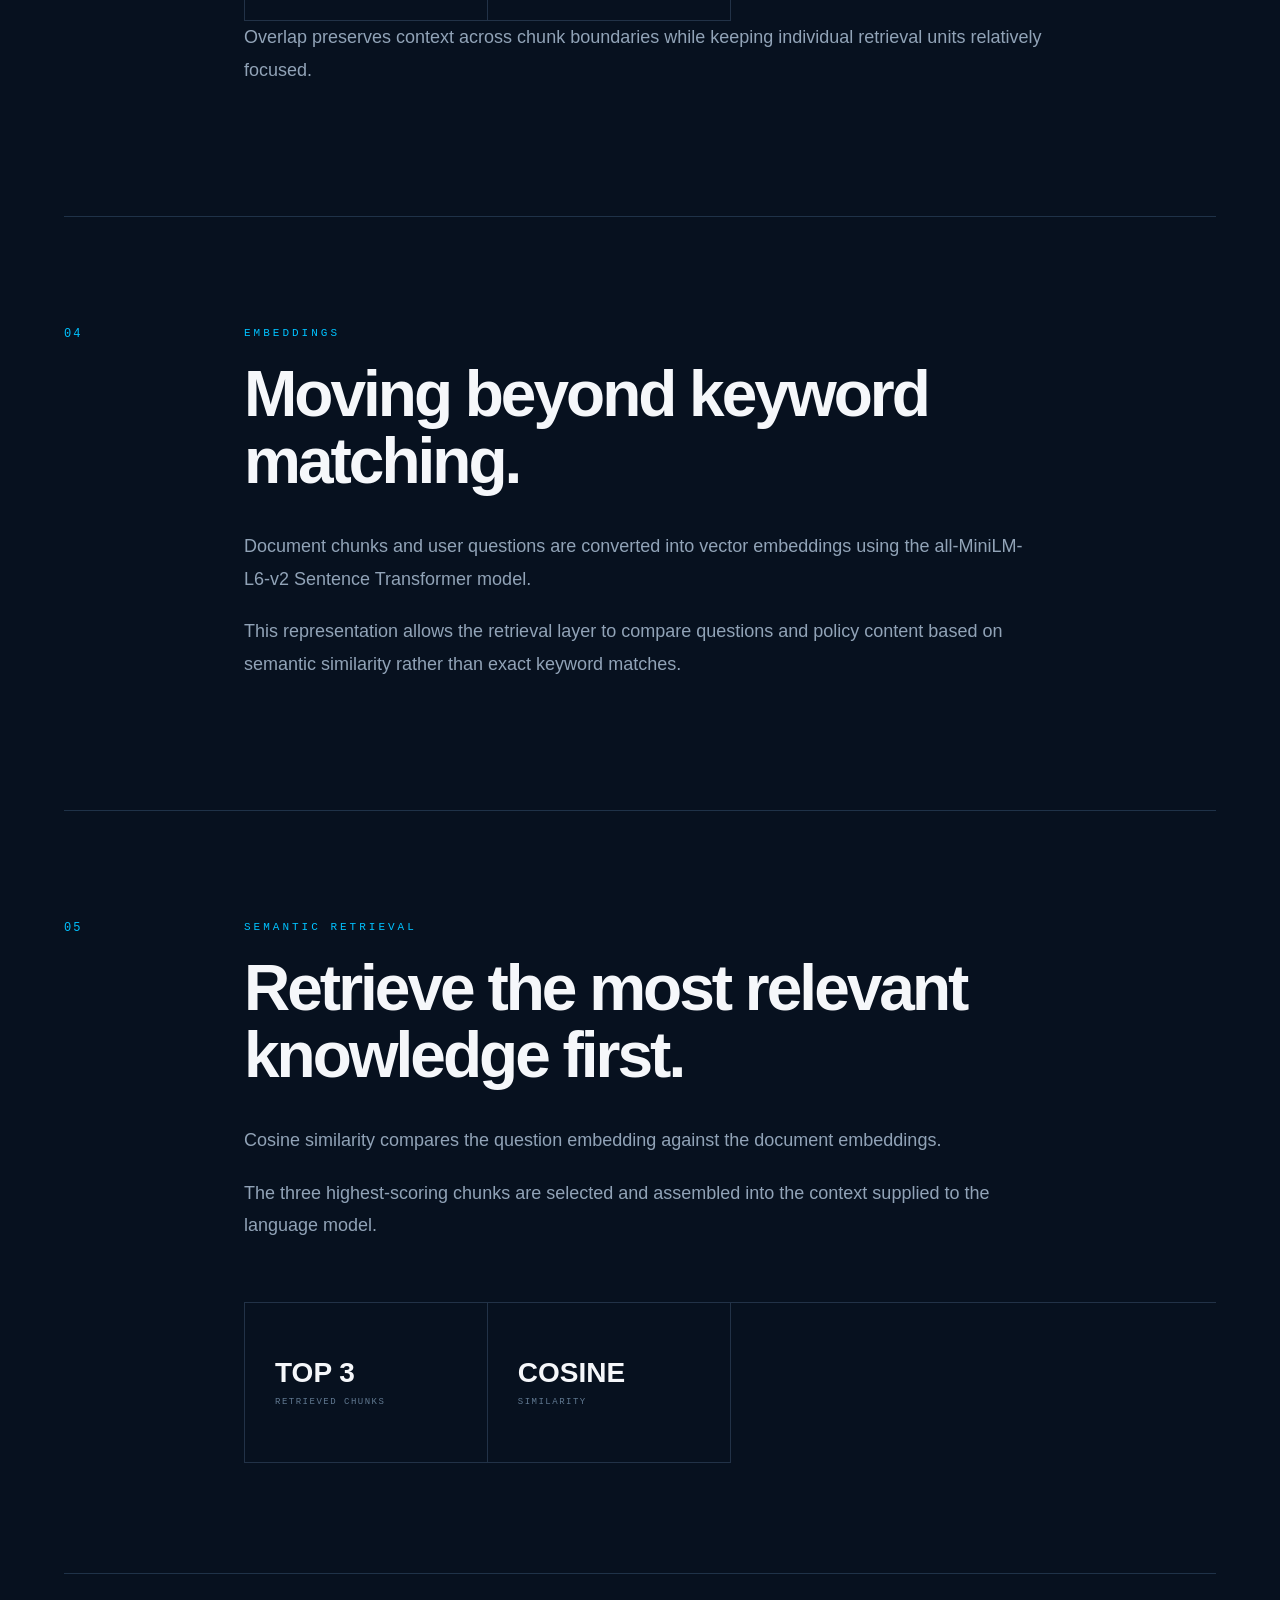
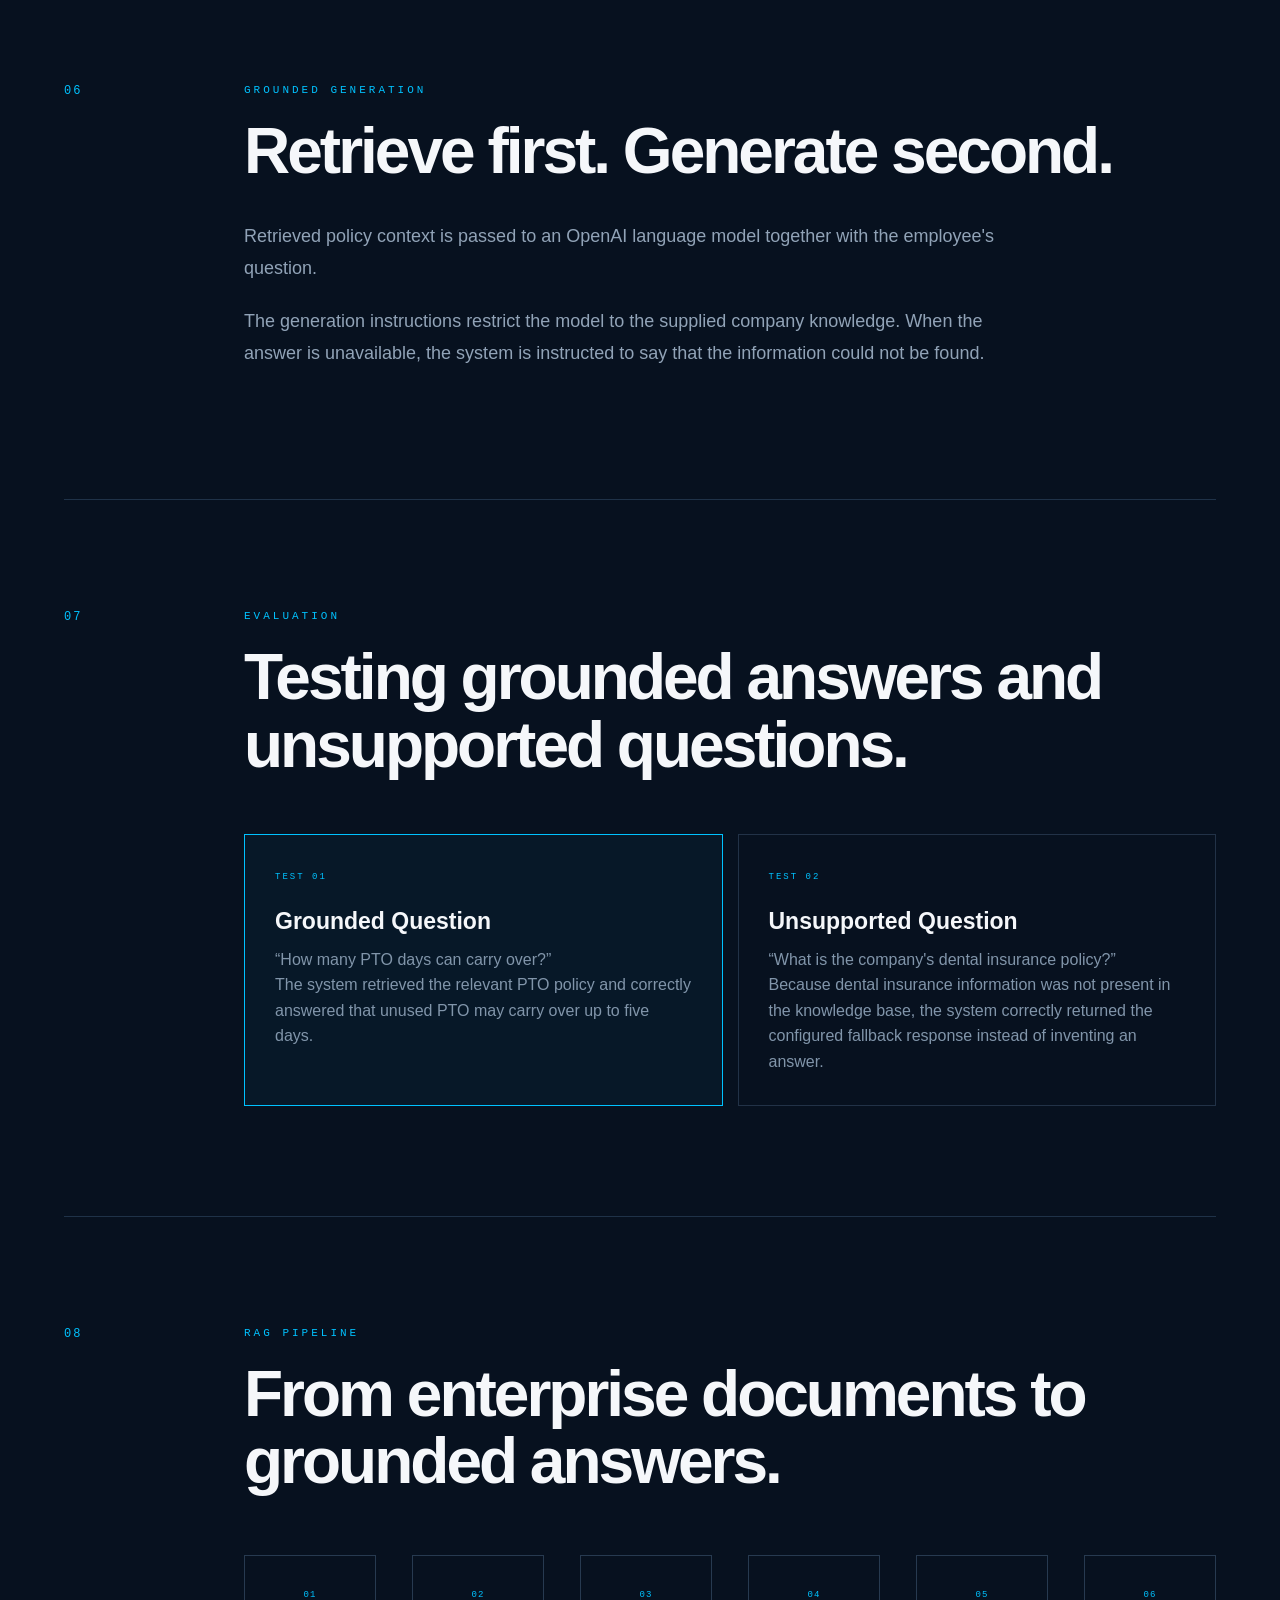
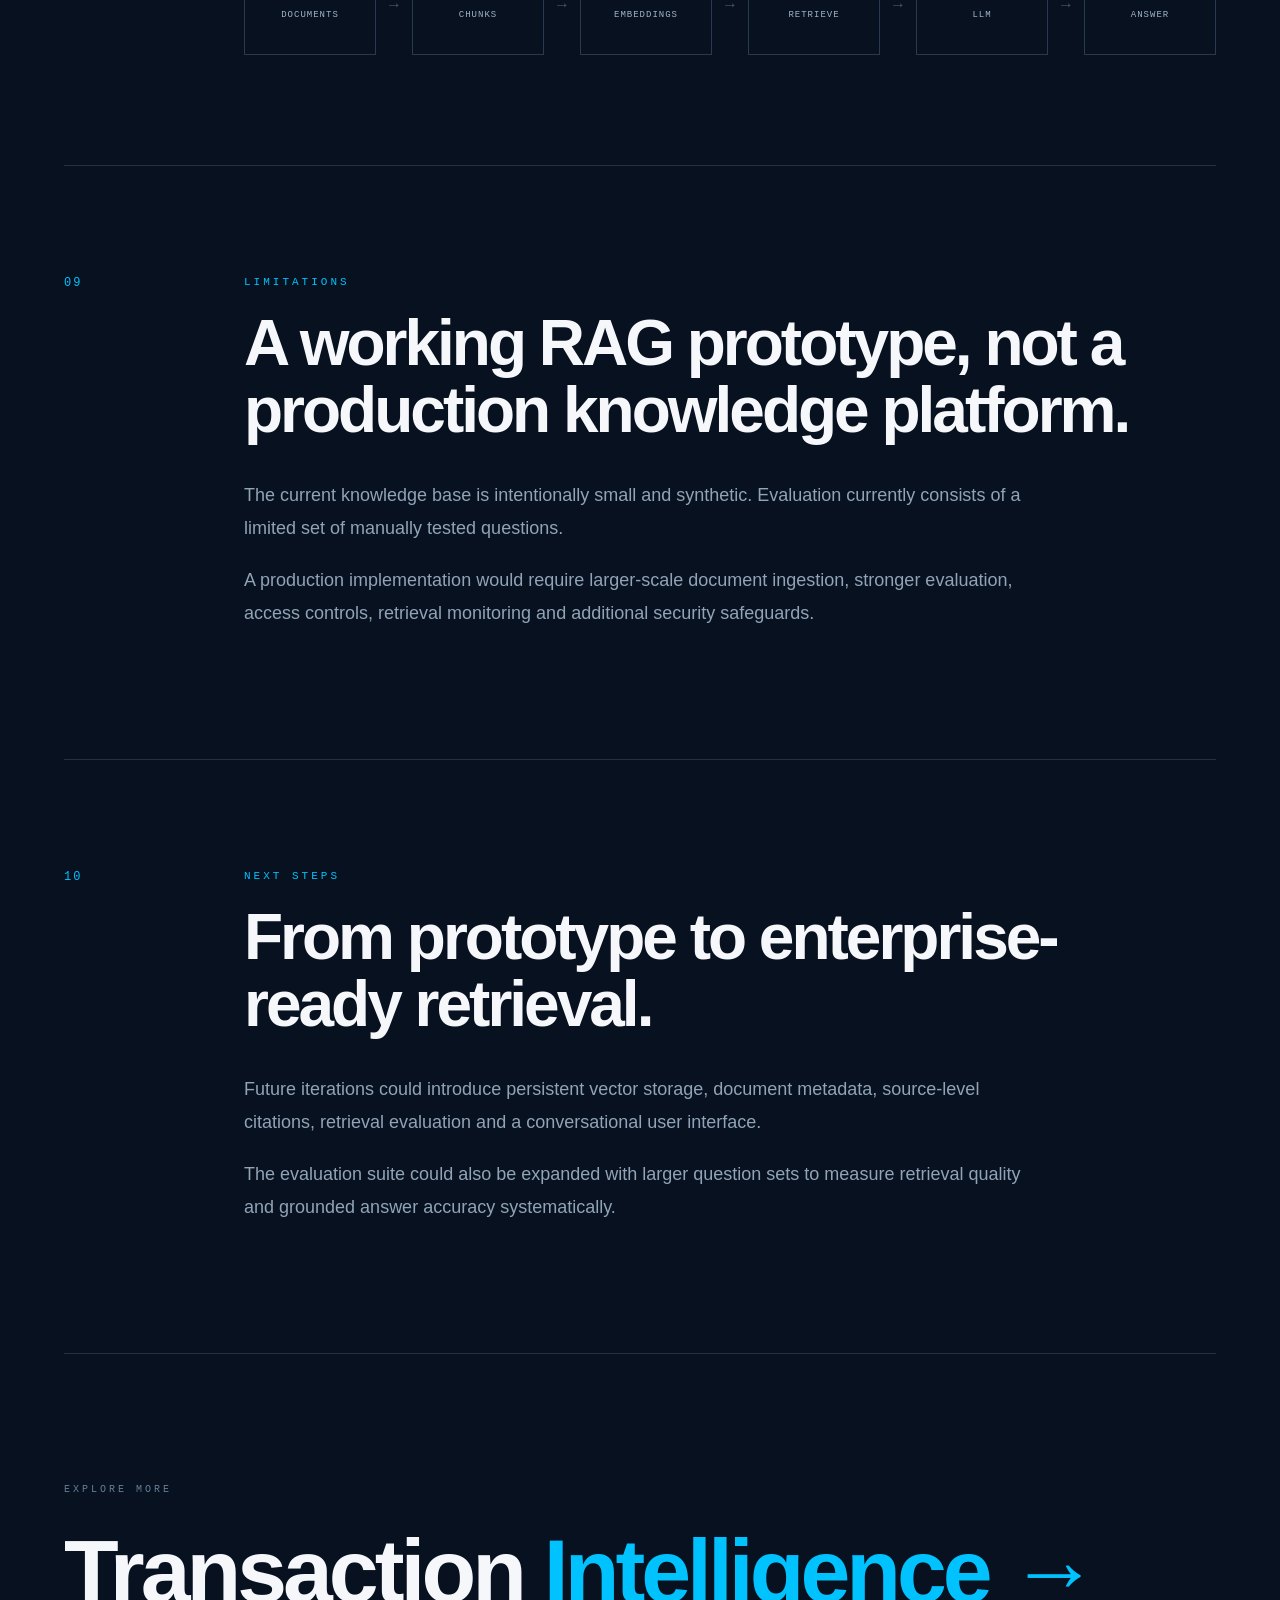
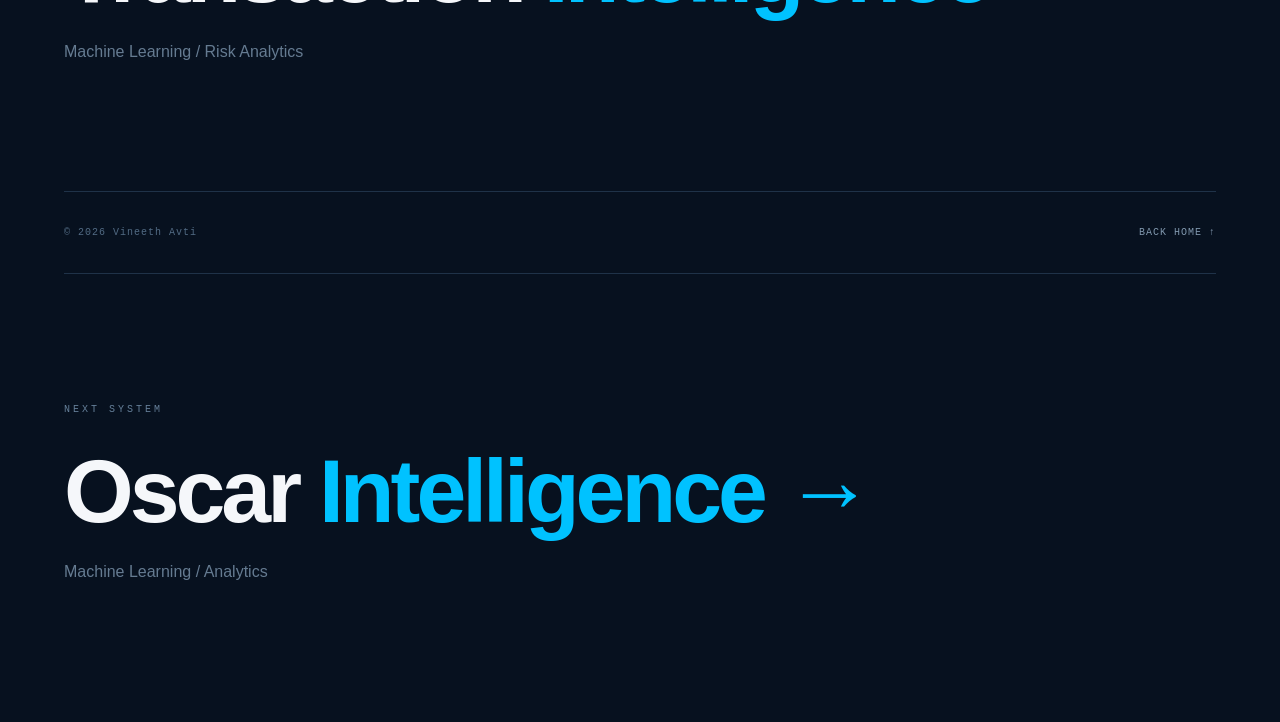
<file: projects/enterprise-knowledge-copilot.html>
<!DOCTYPE html>
<html lang="en">

<head>
    <meta charset="UTF-8">
    <meta name="viewport" content="width=device-width, initial-scale=1.0">

    <title>Enterprise Knowledge Copilot | Vineeth Avti</title>

    <meta
        name="description"
        content="Enterprise RAG system using semantic retrieval and grounded LLM generation."
    >

    <link rel="stylesheet" href="../style.css">
</head>


<body class="case-study-page">


<nav class="case-nav">

    <a href="../index.html" class="case-logo">
        VA<span>.</span>
    </a>

    <a href="../index.html#projects" class="back-link">
        ← BACK TO PROJECTS
    </a>

</nav>


<main>


<!-- HERO -->

<section class="case-hero">

    <div class="case-eyebrow">
        03 / GENERATIVE AI CASE STUDY
    </div>

    <h1>
        Enterprise Knowledge
        <span>Copilot.</span>
    </h1>

    <p class="case-subtitle">
        Building a Retrieval-Augmented Generation system
        that retrieves enterprise knowledge before generating
        grounded answers with an LLM.
    </p>

    <div class="case-metrics">

        <div>
            <strong>6</strong>
            <span>POLICY AREAS</span>
        </div>

        <div>
            <strong>TOP 3</strong>
            <span>CHUNKS RETRIEVED</span>
        </div>

        <div>
            <strong>500</strong>
            <span>CHUNK SIZE</span>
        </div>

        <div>
            <strong>2/2</strong>
            <span>EVALUATION TESTS</span>
        </div>

    </div>


    <div class="case-tech">
        <span>Python</span>
        <span>OpenAI API</span>
        <span>Sentence Transformers</span>
        <span>Embeddings</span>
        <span>Semantic Search</span>
        <span>RAG</span>
    </div>

</section>



<!-- 01 PROBLEM -->

<section class="case-section">

    <div class="case-section-number">01</div>

    <div class="case-section-content">

        <p class="case-label">THE PROBLEM</p>

        <h2>
            How can an LLM answer questions
            using approved enterprise knowledge?
        </h2>

        <p>
            General-purpose language models can generate useful
            responses, but enterprise questions often need answers
            grounded in specific internal policies and documents.
        </p>

        <p>
            Enterprise Knowledge Copilot uses Retrieval-Augmented
            Generation to retrieve relevant company knowledge before
            asking the language model to generate a response.
        </p>

    </div>

</section>



<!-- 02 KNOWLEDGE BASE -->

<section class="case-section">

    <div class="case-section-number">02</div>

    <div class="case-section-content">

        <p class="case-label">KNOWLEDGE BASE</p>

        <h2>
            A synthetic enterprise
            policy library.
        </h2>

        <p>
            A fictional enterprise knowledge base was created so
            the complete RAG workflow could be developed without
            exposing confidential company information.
        </p>

        <div class="feature-grid">

            <div>
                <span>01</span>
                <h3>Remote Work</h3>
                <p>Hybrid work and remote-access policies.</p>
            </div>

            <div>
                <span>02</span>
                <h3>Paid Time Off</h3>
                <p>PTO allocation, approval and carry-over rules.</p>
            </div>

            <div>
                <span>03</span>
                <h3>Security</h3>
                <p>Authentication and information-security guidance.</p>
            </div>

            <div>
                <span>04</span>
                <h3>AI Usage</h3>
                <p>Rules for responsible use of AI systems.</p>
            </div>

        </div>

    </div>

</section>



<!-- 03 CHUNKING -->

<section class="case-section">

    <div class="case-section-number">03</div>

    <div class="case-section-content">

        <p class="case-label">DOCUMENT PROCESSING</p>

        <h2>
            Preparing enterprise knowledge
            for retrieval.
        </h2>

        <p>
            The source document is divided into overlapping
            text chunks before retrieval.
        </p>

        <div class="data-stat-grid">

            <div class="data-stat">
                <strong>500</strong>
                <span>CHARACTER CHUNK</span>
            </div>

            <div class="data-stat">
                <strong>100</strong>
                <span>CHARACTER OVERLAP</span>
            </div>

        </div>

        <p>
            Overlap preserves context across chunk boundaries
            while keeping individual retrieval units relatively
            focused.
        </p>

    </div>

</section>



<!-- 04 EMBEDDINGS -->

<section class="case-section">

    <div class="case-section-number">04</div>

    <div class="case-section-content">

        <p class="case-label">EMBEDDINGS</p>

        <h2>
            Moving beyond
            keyword matching.
        </h2>

        <p>
            Document chunks and user questions are converted into
            vector embeddings using the all-MiniLM-L6-v2 Sentence
            Transformer model.
        </p>

        <p>
            This representation allows the retrieval layer to compare
            questions and policy content based on semantic similarity
            rather than exact keyword matches.
        </p>

    </div>

</section>



<!-- 05 RETRIEVAL -->

<section class="case-section">

    <div class="case-section-number">05</div>

    <div class="case-section-content">

        <p class="case-label">SEMANTIC RETRIEVAL</p>

        <h2>
            Retrieve the most relevant
            knowledge first.
        </h2>

        <p>
            Cosine similarity compares the question embedding
            against the document embeddings.
        </p>

        <p>
            The three highest-scoring chunks are selected and
            assembled into the context supplied to the language model.
        </p>

        <div class="data-stat-grid">

            <div class="data-stat">
                <strong>TOP 3</strong>
                <span>RETRIEVED CHUNKS</span>
            </div>

            <div class="data-stat">
                <strong>COSINE</strong>
                <span>SIMILARITY</span>
            </div>

        </div>

    </div>

</section>



<!-- 06 GROUNDED GENERATION -->

<section class="case-section">

    <div class="case-section-number">06</div>

    <div class="case-section-content">

        <p class="case-label">GROUNDED GENERATION</p>

        <h2>
            Retrieve first.
            Generate second.
        </h2>

        <p>
            Retrieved policy context is passed to an OpenAI language
            model together with the employee's question.
        </p>

        <p>
            The generation instructions restrict the model to the
            supplied company knowledge. When the answer is unavailable,
            the system is instructed to say that the information could
            not be found.
        </p>

    </div>

</section>



<!-- 07 EVALUATION -->

<section class="case-section">

    <div class="case-section-number">07</div>

    <div class="case-section-content">

        <p class="case-label">EVALUATION</p>

        <h2>
            Testing grounded answers
            and unsupported questions.
        </h2>


        <div class="model-grid">

            <div class="model-card highlight-model">

                <span>TEST 01</span>

                <h3>Grounded Question</h3>

                <p>
                    “How many PTO days can carry over?”
                </p>

                <p>
                    The system retrieved the relevant PTO policy
                    and correctly answered that unused PTO may
                    carry over up to five days.
                </p>

            </div>


            <div class="model-card">

                <span>TEST 02</span>

                <h3>Unsupported Question</h3>

                <p>
                    “What is the company's dental insurance policy?”
                </p>

                <p>
                    Because dental insurance information was not
                    present in the knowledge base, the system
                    correctly returned the configured fallback
                    response instead of inventing an answer.
                </p>

            </div>

        </div>

    </div>

</section>



<!-- 08 PIPELINE -->

<section class="case-section">

    <div class="case-section-number">08</div>

    <div class="case-section-content">

        <p class="case-label">RAG PIPELINE</p>

        <h2>
            From enterprise documents
            to grounded answers.
        </h2>

        <div class="case-pipeline">

            <div>
                <span>01</span>
                DOCUMENTS
            </div>

            <i>→</i>

            <div>
                <span>02</span>
                CHUNKS
            </div>

            <i>→</i>

            <div>
                <span>03</span>
                EMBEDDINGS
            </div>

            <i>→</i>

            <div>
                <span>04</span>
                RETRIEVE
            </div>

            <i>→</i>

            <div>
                <span>05</span>
                LLM
            </div>

            <i>→</i>

            <div>
                <span>06</span>
                ANSWER
            </div>

        </div>

    </div>

</section>



<!-- 09 LIMITATIONS -->

<section class="case-section">

    <div class="case-section-number">09</div>

    <div class="case-section-content">

        <p class="case-label">LIMITATIONS</p>

        <h2>
            A working RAG prototype,
            not a production knowledge platform.
        </h2>

        <p>
            The current knowledge base is intentionally small and
            synthetic. Evaluation currently consists of a limited
            set of manually tested questions.
        </p>

        <p>
            A production implementation would require larger-scale
            document ingestion, stronger evaluation, access controls,
            retrieval monitoring and additional security safeguards.
        </p>

    </div>

</section>



<!-- 10 NEXT STEPS -->

<section class="case-section">

    <div class="case-section-number">10</div>

    <div class="case-section-content">

        <p class="case-label">NEXT STEPS</p>

        <h2>
            From prototype to
            enterprise-ready retrieval.
        </h2>

        <p>
            Future iterations could introduce persistent vector
            storage, document metadata, source-level citations,
            retrieval evaluation and a conversational user interface.
        </p>

        <p>
            The evaluation suite could also be expanded with larger
            question sets to measure retrieval quality and grounded
            answer accuracy systematically.
        </p>

    </div>

</section>



<!-- NEXT PROJECT -->

<section class="next-project">

    <p>EXPLORE MORE</p>

    <h2>
        Transaction
        <span>Intelligence →</span>
    </h2>

    <p class="next-status">
        Machine Learning / Risk Analytics
    </p>

</section>


</main>


<footer class="case-footer">

    <p>© 2026 Vineeth Avti</p>

    <a href="../index.html">
        BACK HOME ↑
    </a>

</footer>


</body>
</html>

<section class="next-project">

    <p class="case-label">NEXT SYSTEM</p>

    <a href="oscar-intelligence.html"
       style="text-decoration: none; color: inherit; display: inline-block;">

        <h2>
            Oscar <span>Intelligence →</span>
        </h2>

    </a>

    <p class="next-status">
        Machine Learning / Analytics
    </p>

</section>
</file>
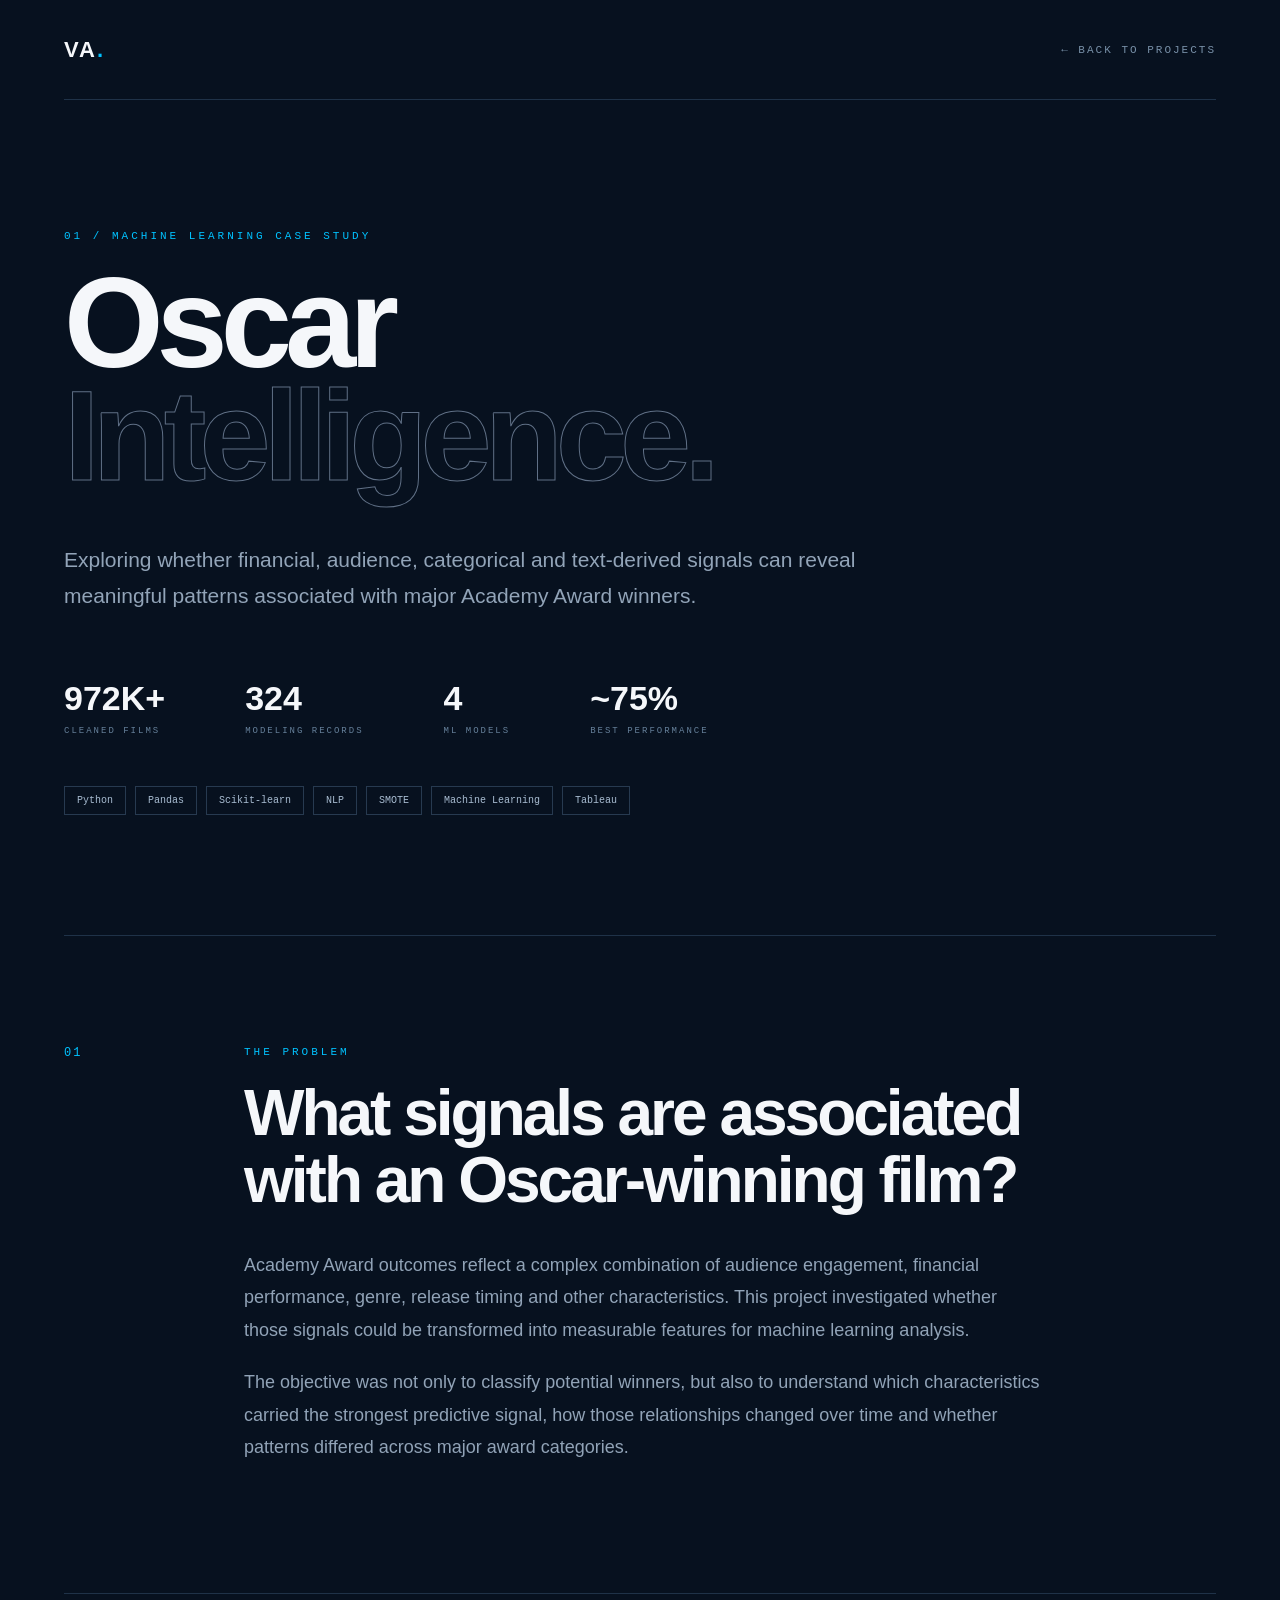
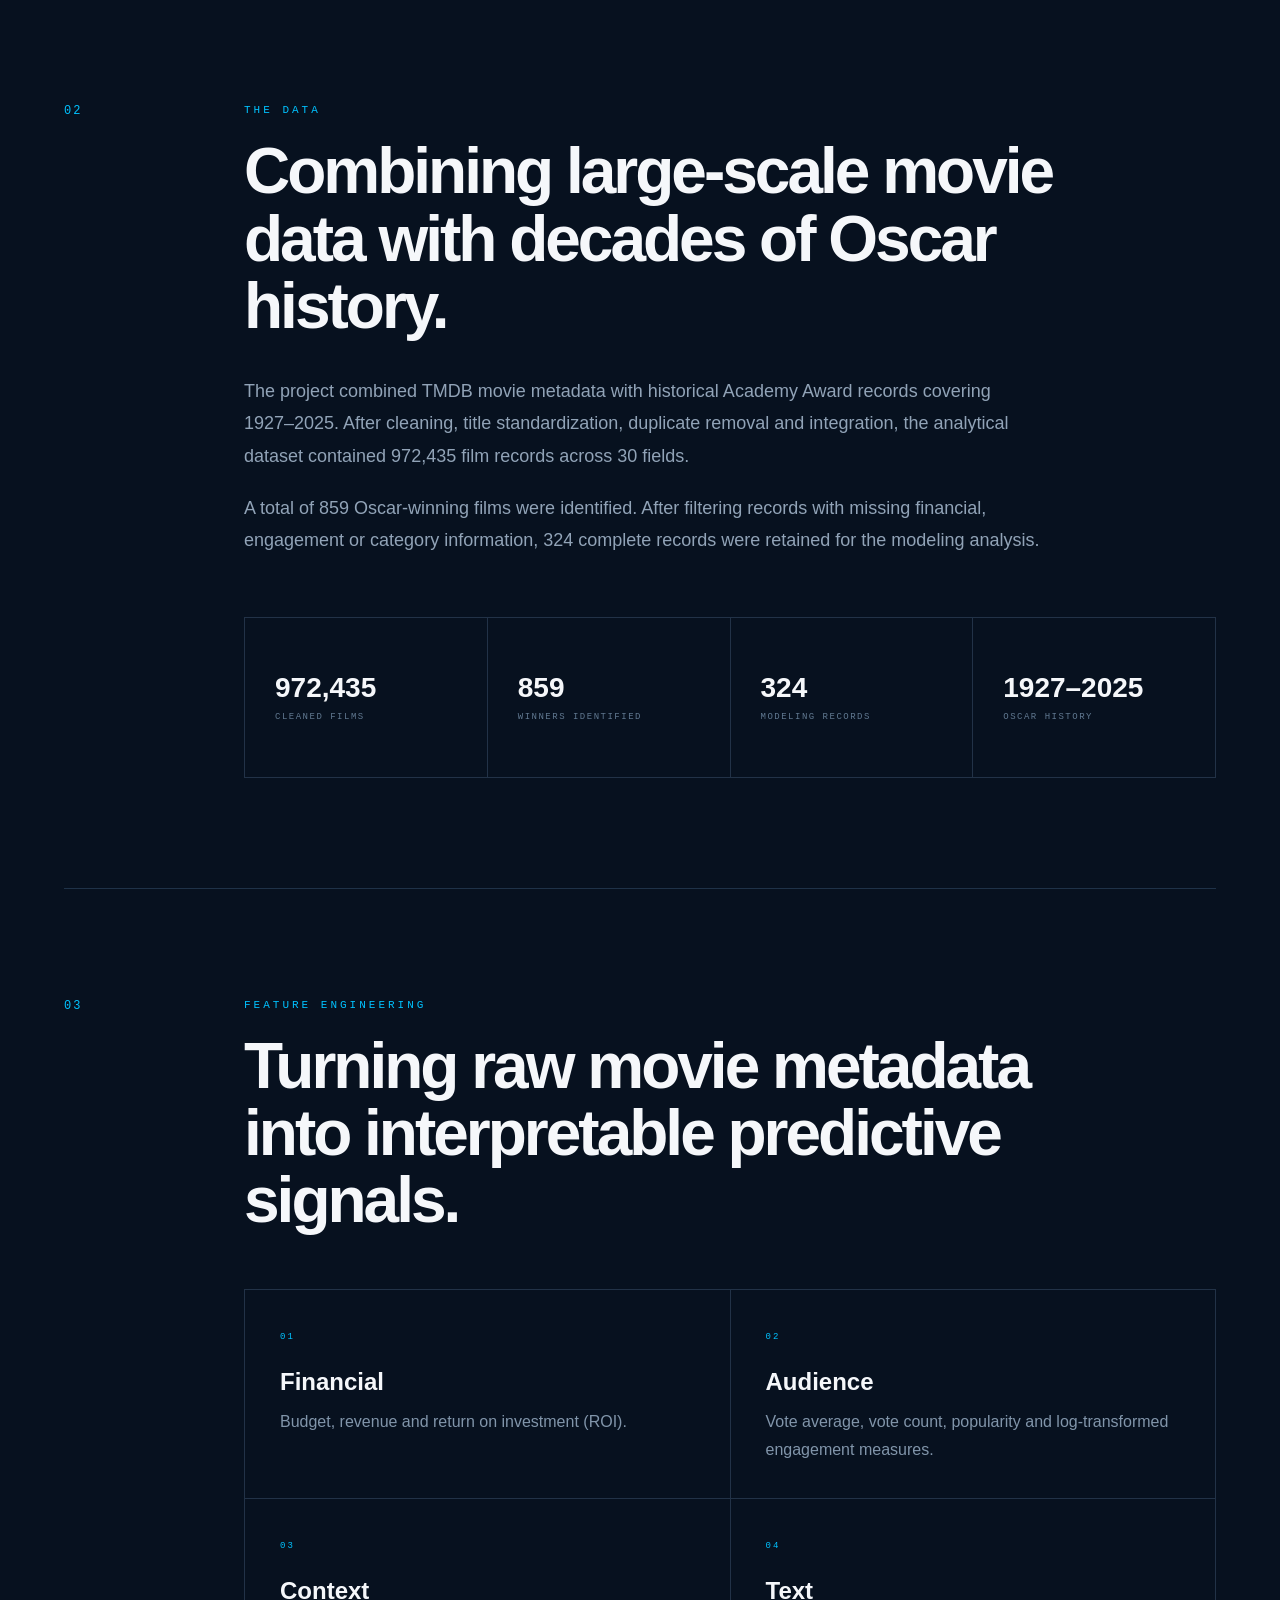
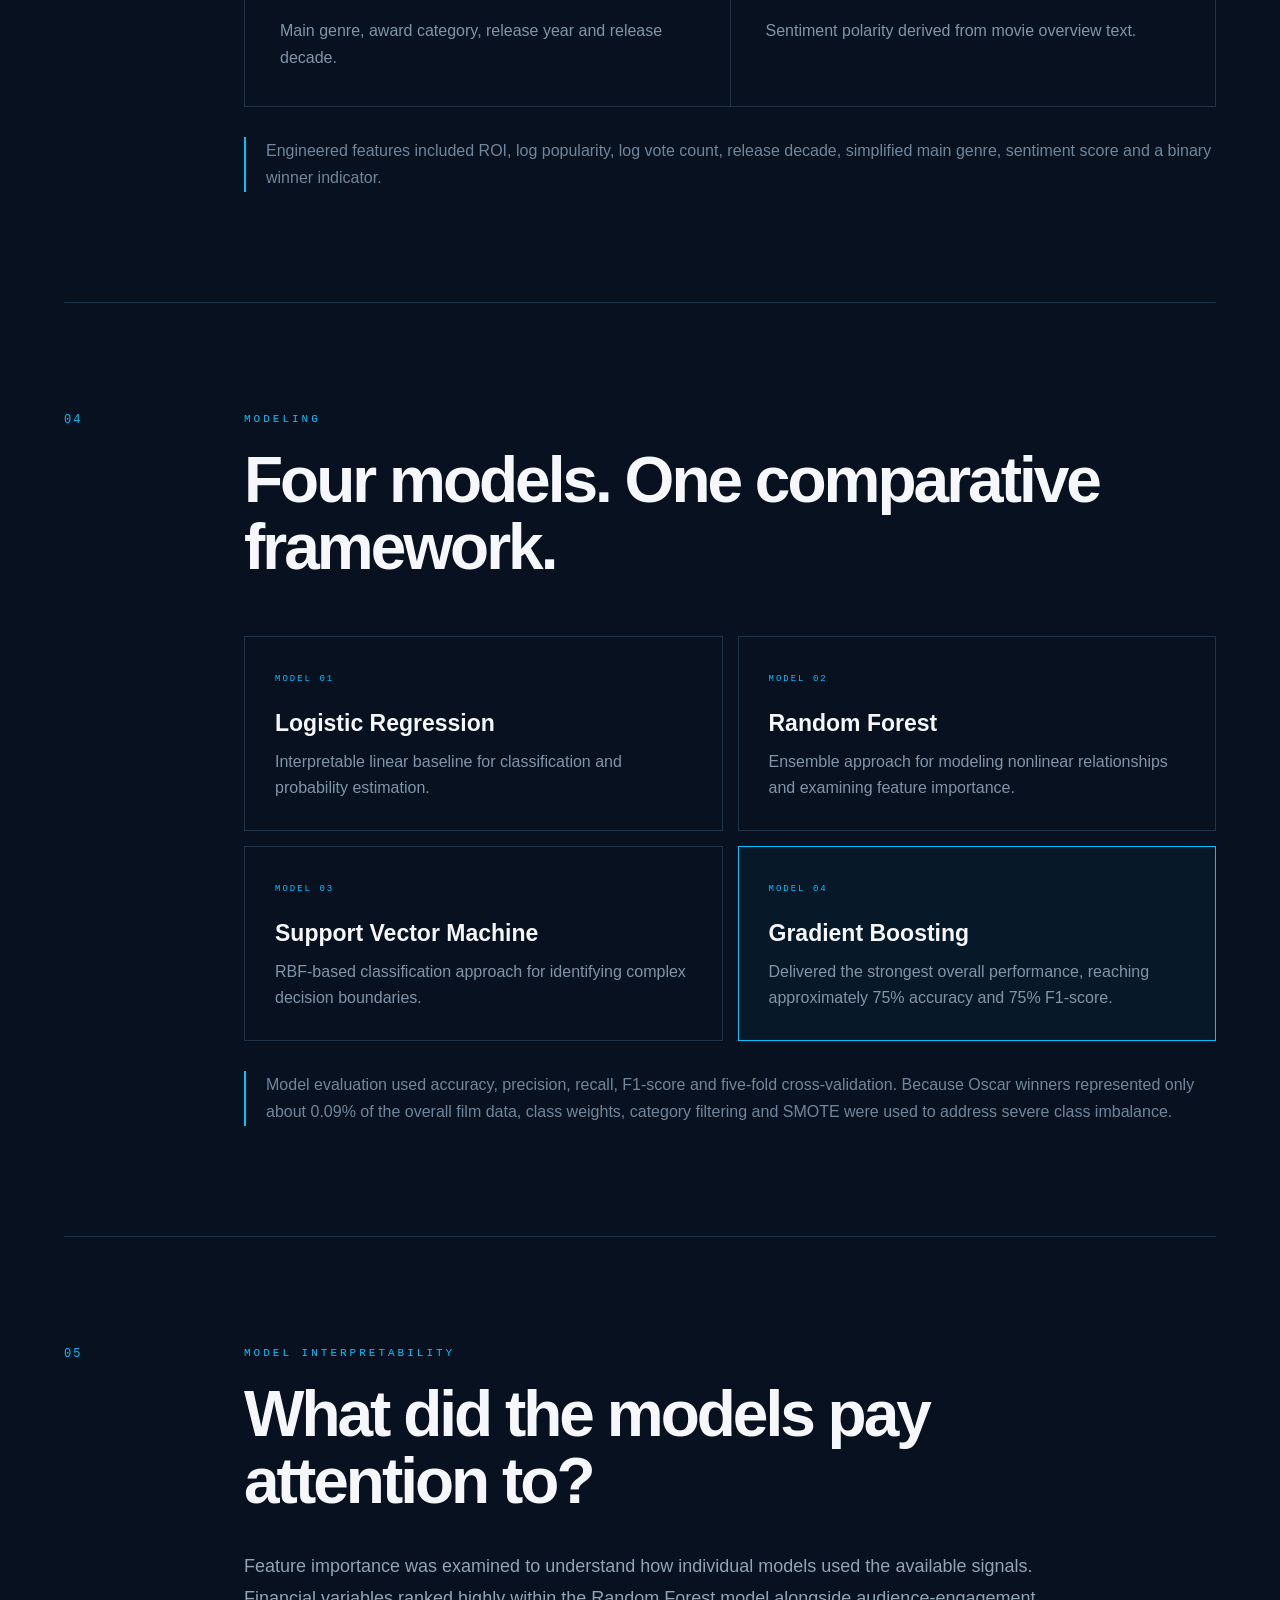
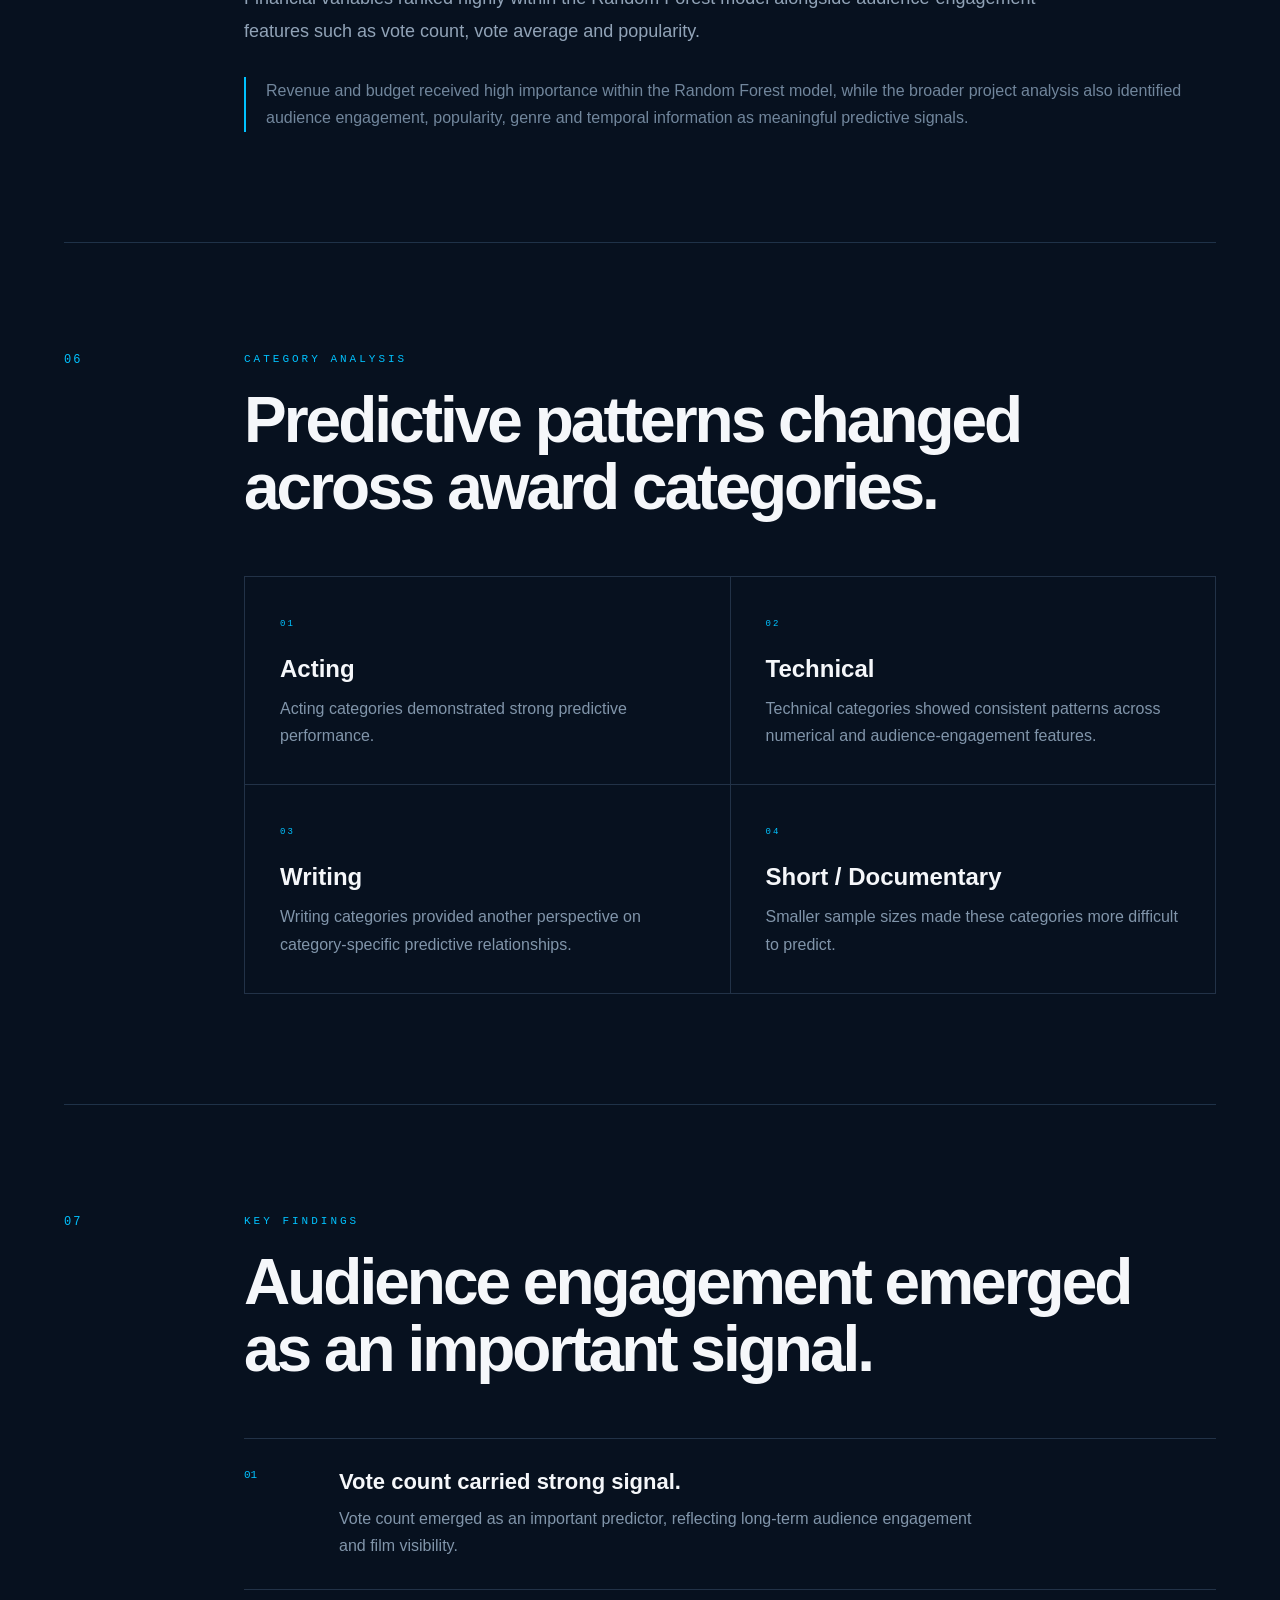
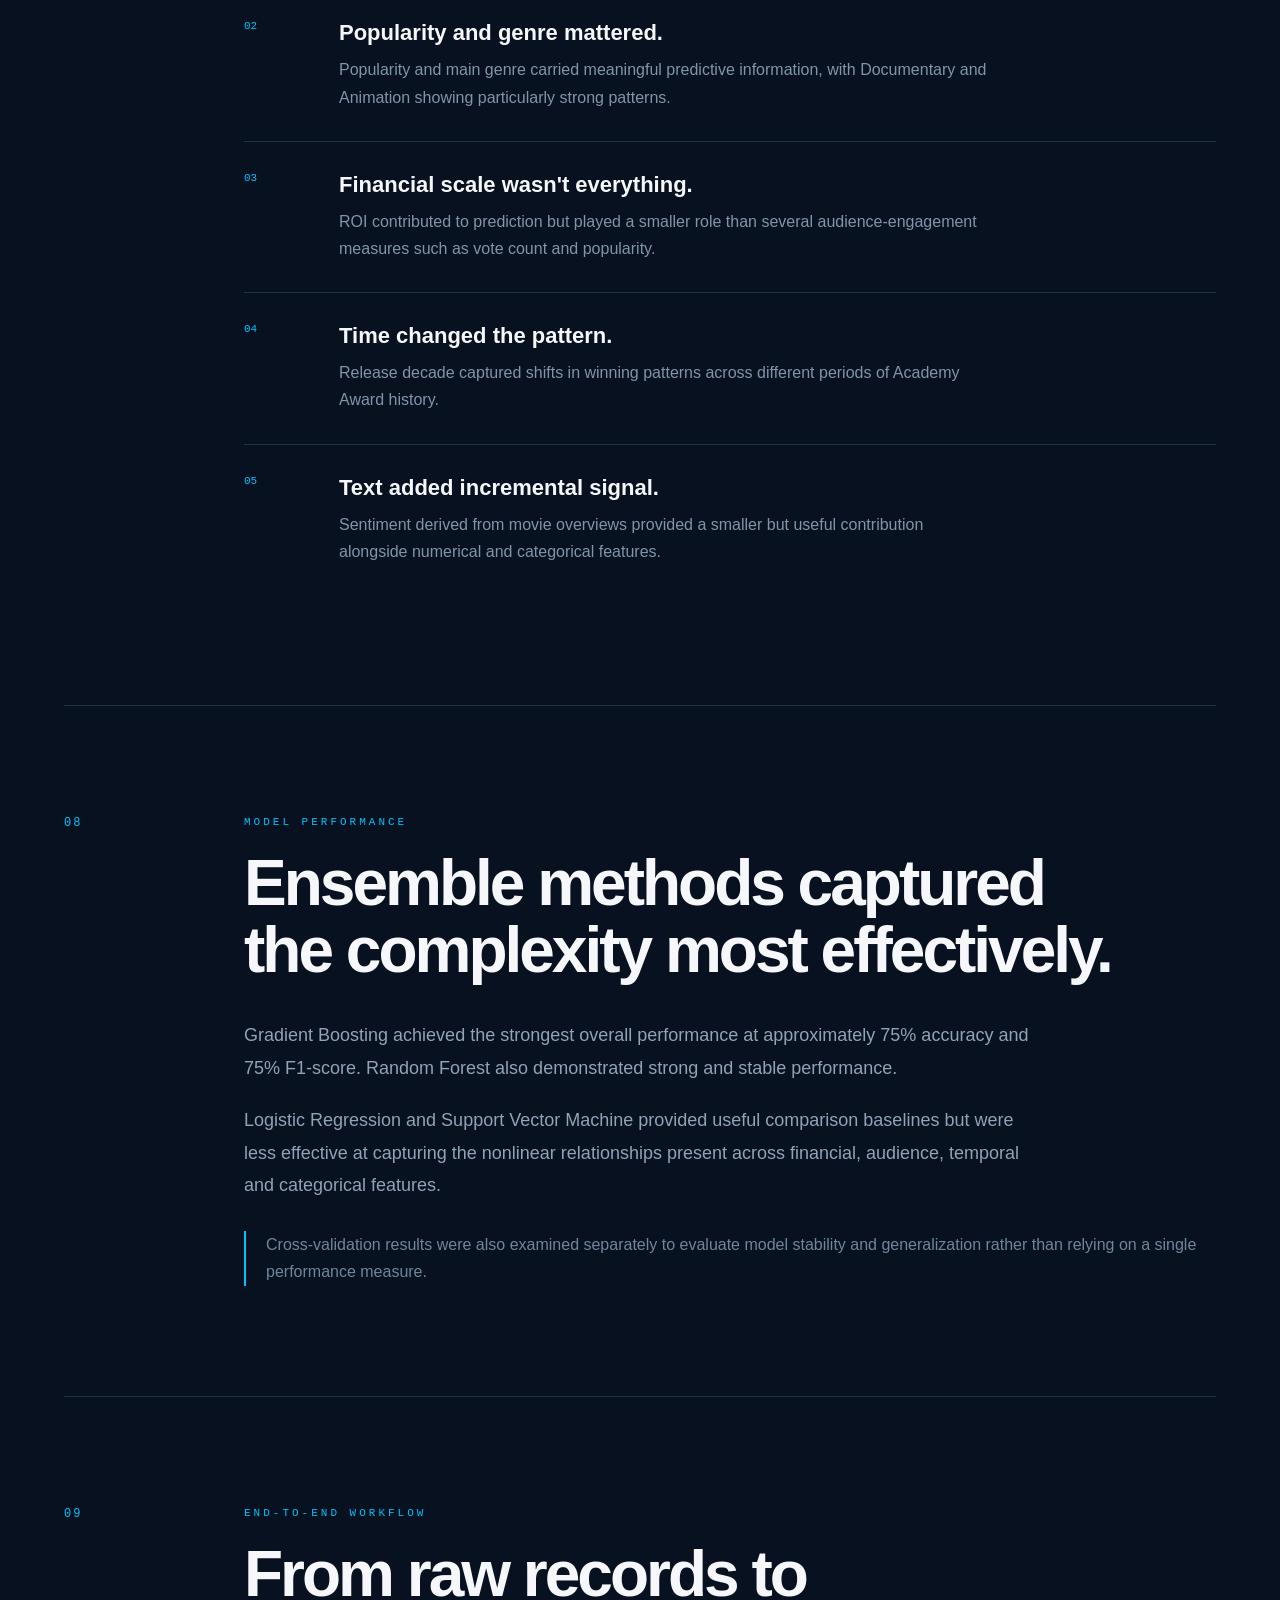
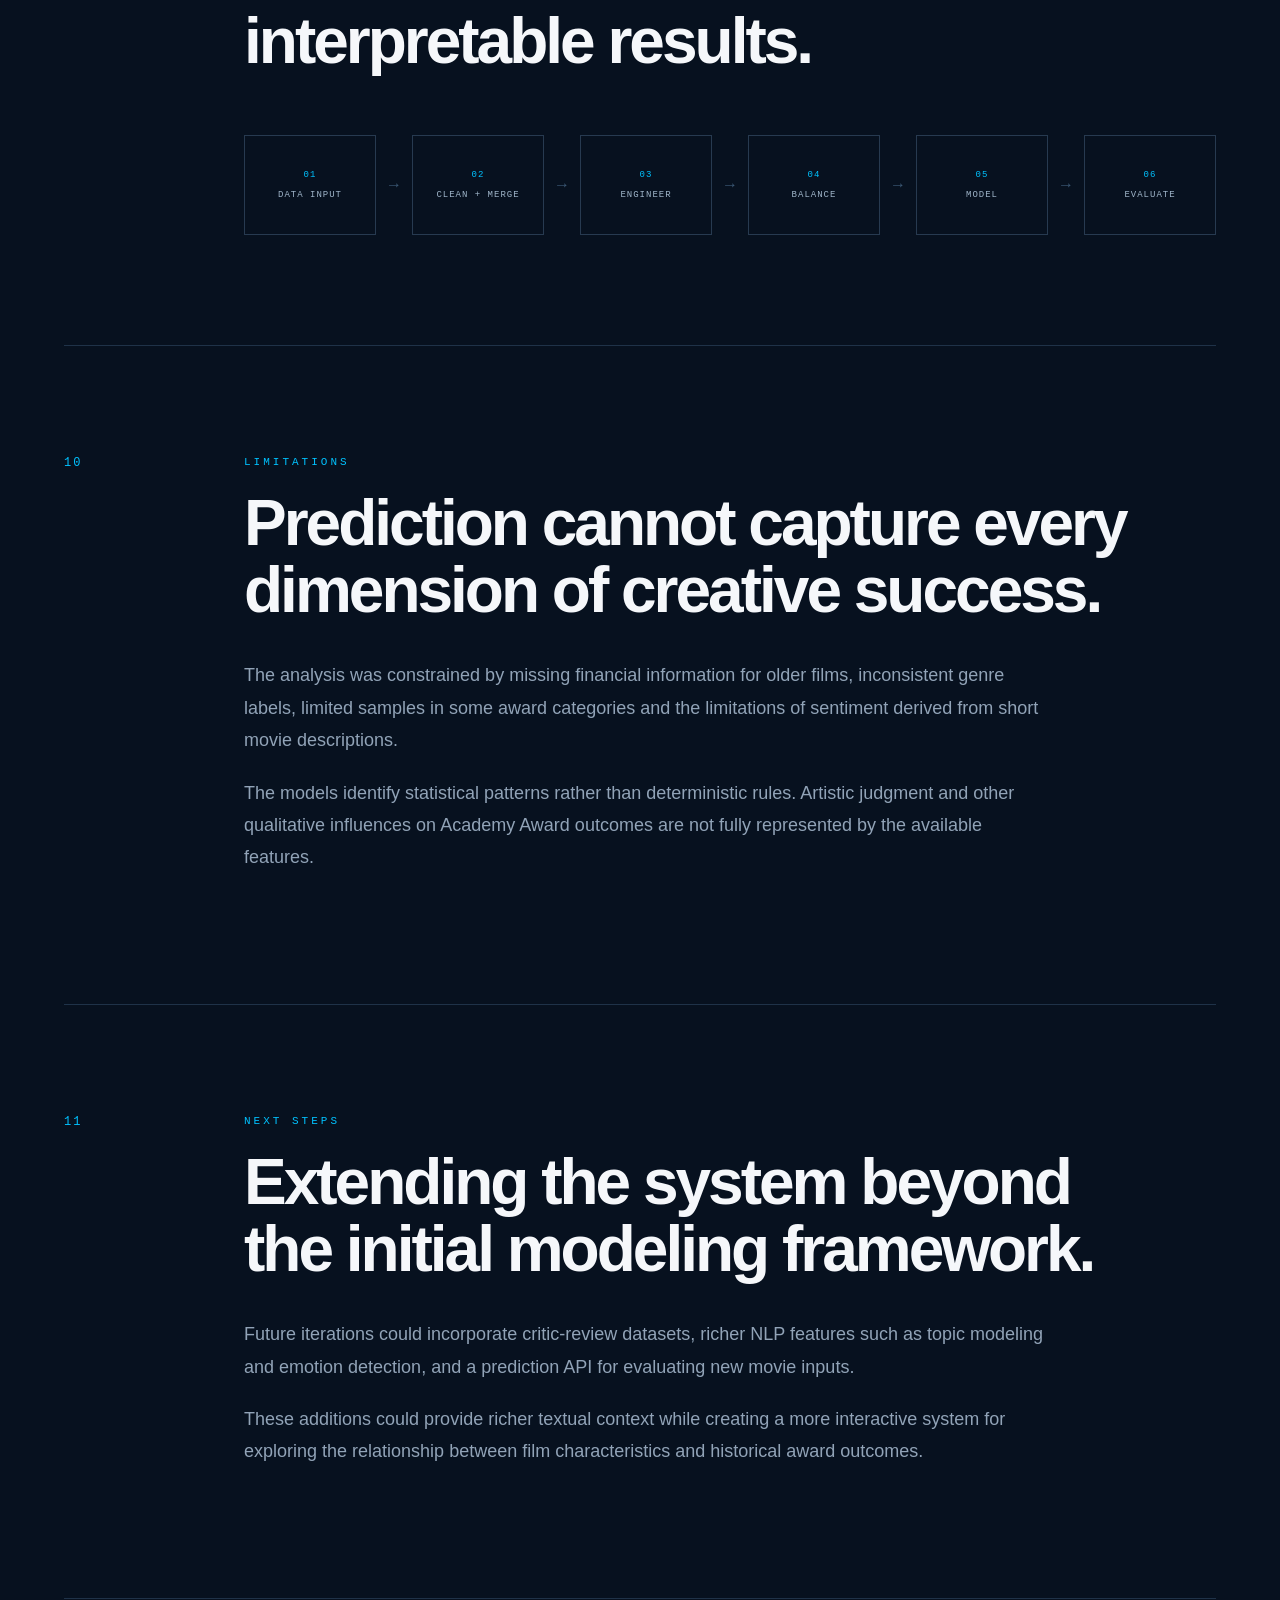
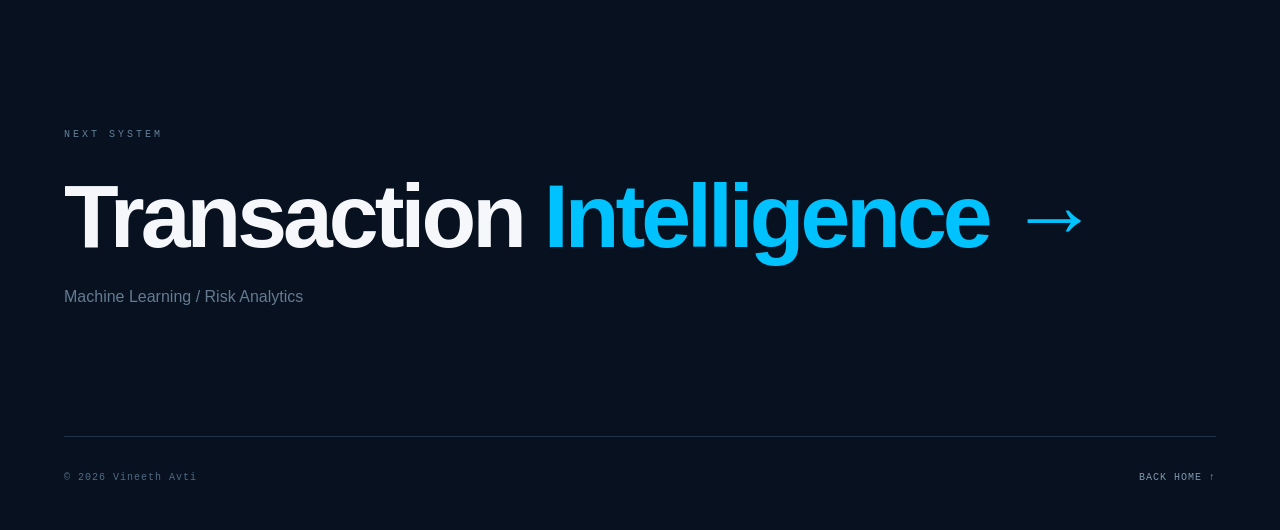
<file: projects/oscar-intelligence.html>
<!DOCTYPE html>
<html lang="en">

<head>

    <meta charset="UTF-8">

    <meta name="viewport"
          content="width=device-width, initial-scale=1.0">

    <title>
        Oscar Intelligence | Vineeth Avti
    </title>

    <meta
        name="description"
        content="Machine learning case study exploring financial, audience, categorical and text-derived patterns associated with major Academy Award winners."
    >

    <link rel="stylesheet" href="../style.css">

</head>


<body class="case-study-page">


<!-- =====================================
     NAVIGATION
===================================== -->

<nav class="case-nav">

    <a href="../index.html" class="case-logo">
        VA<span>.</span>
    </a>

    <a href="../index.html#projects" class="back-link">
        ← BACK TO PROJECTS
    </a>

</nav>


<main>


<!-- =====================================
     CASE STUDY HERO
===================================== -->

<section class="case-hero">

    <div class="case-eyebrow">
        01 / MACHINE LEARNING CASE STUDY
    </div>

    <h1>
        Oscar
        <span>Intelligence.</span>
    </h1>

    <p class="case-subtitle">
        Exploring whether financial, audience, categorical
        and text-derived signals can reveal meaningful patterns
        associated with major Academy Award winners.
    </p>


    <div class="case-metrics">

        <div>
            <strong>972K+</strong>
            <span>CLEANED FILMS</span>
        </div>

        <div>
            <strong>324</strong>
            <span>MODELING RECORDS</span>
        </div>

        <div>
            <strong>4</strong>
            <span>ML MODELS</span>
        </div>

        <div>
            <strong>~75%</strong>
            <span>BEST PERFORMANCE</span>
        </div>

    </div>


    <div class="case-tech">

        <span>Python</span>
        <span>Pandas</span>
        <span>Scikit-learn</span>
        <span>NLP</span>
        <span>SMOTE</span>
        <span>Machine Learning</span>
        <span>Tableau</span>

    </div>

</section>



<!-- =====================================
     01 — PROJECT OVERVIEW
===================================== -->

<section class="case-section">

    <div class="case-section-number">
        01
    </div>

    <div class="case-section-content">

        <p class="case-label">
            THE PROBLEM
        </p>

        <h2>
            What signals are associated
            with an Oscar-winning film?
        </h2>

        <p>
            Academy Award outcomes reflect a complex combination
            of audience engagement, financial performance, genre,
            release timing and other characteristics. This project
            investigated whether those signals could be transformed
            into measurable features for machine learning analysis.
        </p>

        <p>
            The objective was not only to classify potential winners,
            but also to understand which characteristics carried the
            strongest predictive signal, how those relationships
            changed over time and whether patterns differed across
            major award categories.
        </p>

    </div>

</section>



<!-- =====================================
     02 — DATA
===================================== -->

<section class="case-section">

    <div class="case-section-number">
        02
    </div>

    <div class="case-section-content">

        <p class="case-label">
            THE DATA
        </p>

        <h2>
            Combining large-scale movie data
            with decades of Oscar history.
        </h2>

        <p>
            The project combined TMDB movie metadata with historical
            Academy Award records covering 1927–2025. After cleaning,
            title standardization, duplicate removal and integration,
            the analytical dataset contained 972,435 film records
            across 30 fields.
        </p>

        <p>
            A total of 859 Oscar-winning films were identified.
            After filtering records with missing financial,
            engagement or category information, 324 complete records
            were retained for the modeling analysis.
        </p>


        <div class="data-stat-grid">

            <div class="data-stat">
                <strong>972,435</strong>
                <span>CLEANED FILMS</span>
            </div>

            <div class="data-stat">
                <strong>859</strong>
                <span>WINNERS IDENTIFIED</span>
            </div>

            <div class="data-stat">
                <strong>324</strong>
                <span>MODELING RECORDS</span>
            </div>

            <div class="data-stat">
                <strong>1927–2025</strong>
                <span>OSCAR HISTORY</span>
            </div>

        </div>

    </div>

</section>



<!-- =====================================
     03 — FEATURE ENGINEERING
===================================== -->

<section class="case-section">

    <div class="case-section-number">
        03
    </div>

    <div class="case-section-content">

        <p class="case-label">
            FEATURE ENGINEERING
        </p>

        <h2>
            Turning raw movie metadata
            into interpretable predictive signals.
        </h2>


        <div class="feature-grid">

            <div>
                <span>01</span>

                <h3>Financial</h3>

                <p>
                    Budget, revenue and return
                    on investment (ROI).
                </p>
            </div>


            <div>
                <span>02</span>

                <h3>Audience</h3>

                <p>
                    Vote average, vote count,
                    popularity and log-transformed
                    engagement measures.
                </p>
            </div>


            <div>
                <span>03</span>

                <h3>Context</h3>

                <p>
                    Main genre, award category,
                    release year and release decade.
                </p>
            </div>


            <div>
                <span>04</span>

                <h3>Text</h3>

                <p>
                    Sentiment polarity derived
                    from movie overview text.
                </p>
            </div>

        </div>


        <p class="method-note">
            Engineered features included ROI, log popularity,
            log vote count, release decade, simplified main genre,
            sentiment score and a binary winner indicator.
        </p>

    </div>

</section>



<!-- =====================================
     04 — MODELING
===================================== -->

<section class="case-section">

    <div class="case-section-number">
        04
    </div>

    <div class="case-section-content">

        <p class="case-label">
            MODELING
        </p>

        <h2>
            Four models.
            One comparative framework.
        </h2>


        <div class="model-grid">

            <div class="model-card">

                <span>MODEL 01</span>

                <h3>
                    Logistic Regression
                </h3>

                <p>
                    Interpretable linear baseline for
                    classification and probability estimation.
                </p>

            </div>


            <div class="model-card">

                <span>MODEL 02</span>

                <h3>
                    Random Forest
                </h3>

                <p>
                    Ensemble approach for modeling nonlinear
                    relationships and examining feature importance.
                </p>

            </div>


            <div class="model-card">

                <span>MODEL 03</span>

                <h3>
                    Support Vector Machine
                </h3>

                <p>
                    RBF-based classification approach for
                    identifying complex decision boundaries.
                </p>

            </div>


            <div class="model-card highlight-model">

                <span>MODEL 04</span>

                <h3>
                    Gradient Boosting
                </h3>

                <p>
                    Delivered the strongest overall performance,
                    reaching approximately 75% accuracy and
                    75% F1-score.
                </p>

            </div>

        </div>


        <p class="method-note">
            Model evaluation used accuracy, precision, recall,
            F1-score and five-fold cross-validation. Because
            Oscar winners represented only about 0.09% of the
            overall film data, class weights, category filtering
            and SMOTE were used to address severe class imbalance.
        </p>

    </div>

</section>



<!-- =====================================
     05 — MODEL INTERPRETABILITY
===================================== -->

<section class="case-section">

    <div class="case-section-number">
        05
    </div>

    <div class="case-section-content">

        <p class="case-label">
            MODEL INTERPRETABILITY
        </p>

        <h2>
            What did the models
            pay attention to?
        </h2>

        <p>
            Feature importance was examined to understand how
            individual models used the available signals.
            Financial variables ranked highly within the
            Random Forest model alongside audience-engagement
            features such as vote count, vote average and popularity.
        </p>

        <p class="method-note">
            Revenue and budget received high importance within
            the Random Forest model, while the broader project
            analysis also identified audience engagement,
            popularity, genre and temporal information as
            meaningful predictive signals.
        </p>

    </div>

</section>



<!-- =====================================
     06 — CATEGORY ANALYSIS
===================================== -->

<section class="case-section">

    <div class="case-section-number">
        06
    </div>

    <div class="case-section-content">

        <p class="case-label">
            CATEGORY ANALYSIS
        </p>

        <h2>
            Predictive patterns changed
            across award categories.
        </h2>


        <div class="feature-grid">

            <div>
                <span>01</span>

                <h3>Acting</h3>

                <p>
                    Acting categories demonstrated
                    strong predictive performance.
                </p>
            </div>


            <div>
                <span>02</span>

                <h3>Technical</h3>

                <p>
                    Technical categories showed
                    consistent patterns across numerical
                    and audience-engagement features.
                </p>
            </div>


            <div>
                <span>03</span>

                <h3>Writing</h3>

                <p>
                    Writing categories provided another
                    perspective on category-specific
                    predictive relationships.
                </p>
            </div>


            <div>
                <span>04</span>

                <h3>Short / Documentary</h3>

                <p>
                    Smaller sample sizes made these
                    categories more difficult to predict.
                </p>
            </div>

        </div>

    </div>

</section>



<!-- =====================================
     07 — KEY FINDINGS
===================================== -->

<section class="case-section">

    <div class="case-section-number">
        07
    </div>

    <div class="case-section-content">

        <p class="case-label">
            KEY FINDINGS
        </p>

        <h2>
            Audience engagement emerged
            as an important signal.
        </h2>


        <div class="insight-list">

            <div class="insight-item">

                <span>01</span>

                <div>

                    <h3>
                        Vote count carried strong signal.
                    </h3>

                    <p>
                        Vote count emerged as an important
                        predictor, reflecting long-term audience
                        engagement and film visibility.
                    </p>

                </div>

            </div>


            <div class="insight-item">

                <span>02</span>

                <div>

                    <h3>
                        Popularity and genre mattered.
                    </h3>

                    <p>
                        Popularity and main genre carried meaningful
                        predictive information, with Documentary
                        and Animation showing particularly
                        strong patterns.
                    </p>

                </div>

            </div>


            <div class="insight-item">

                <span>03</span>

                <div>

                    <h3>
                        Financial scale wasn't everything.
                    </h3>

                    <p>
                        ROI contributed to prediction but played
                        a smaller role than several audience-engagement
                        measures such as vote count and popularity.
                    </p>

                </div>

            </div>


            <div class="insight-item">

                <span>04</span>

                <div>

                    <h3>
                        Time changed the pattern.
                    </h3>

                    <p>
                        Release decade captured shifts in winning
                        patterns across different periods of
                        Academy Award history.
                    </p>

                </div>

            </div>


            <div class="insight-item">

                <span>05</span>

                <div>

                    <h3>
                        Text added incremental signal.
                    </h3>

                    <p>
                        Sentiment derived from movie overviews
                        provided a smaller but useful contribution
                        alongside numerical and categorical features.
                    </p>

                </div>

            </div>

        </div>

    </div>

</section>



<!-- =====================================
     08 — MODEL PERFORMANCE
===================================== -->

<section class="case-section">

    <div class="case-section-number">
        08
    </div>

    <div class="case-section-content">

        <p class="case-label">
            MODEL PERFORMANCE
        </p>

        <h2>
            Ensemble methods captured
            the complexity most effectively.
        </h2>

        <p>
            Gradient Boosting achieved the strongest overall
            performance at approximately 75% accuracy and
            75% F1-score. Random Forest also demonstrated
            strong and stable performance.
        </p>

        <p>
            Logistic Regression and Support Vector Machine
            provided useful comparison baselines but were less
            effective at capturing the nonlinear relationships
            present across financial, audience, temporal and
            categorical features.
        </p>

        <p class="method-note">
            Cross-validation results were also examined separately
            to evaluate model stability and generalization rather
            than relying on a single performance measure.
        </p>

    </div>

</section>



<!-- =====================================
     09 — END-TO-END WORKFLOW
===================================== -->

<section class="case-section">

    <div class="case-section-number">
        09
    </div>

    <div class="case-section-content">

        <p class="case-label">
            END-TO-END WORKFLOW
        </p>

        <h2>
            From raw records
            to interpretable results.
        </h2>


        <div class="case-pipeline">

            <div>
                <span>01</span>
                DATA INPUT
            </div>

            <i>→</i>

            <div>
                <span>02</span>
                CLEAN + MERGE
            </div>

            <i>→</i>

            <div>
                <span>03</span>
                ENGINEER
            </div>

            <i>→</i>

            <div>
                <span>04</span>
                BALANCE
            </div>

            <i>→</i>

            <div>
                <span>05</span>
                MODEL
            </div>

            <i>→</i>

            <div>
                <span>06</span>
                EVALUATE
            </div>

        </div>

    </div>

</section>



<!-- =====================================
     10 — LIMITATIONS
===================================== -->

<section class="case-section">

    <div class="case-section-number">
        10
    </div>

    <div class="case-section-content">

        <p class="case-label">
            LIMITATIONS
        </p>

        <h2>
            Prediction cannot capture
            every dimension of creative success.
        </h2>

        <p>
            The analysis was constrained by missing financial
            information for older films, inconsistent genre labels,
            limited samples in some award categories and the
            limitations of sentiment derived from short movie
            descriptions.
        </p>

        <p>
            The models identify statistical patterns rather than
            deterministic rules. Artistic judgment and other
            qualitative influences on Academy Award outcomes are
            not fully represented by the available features.
        </p>

    </div>

</section>



<!-- =====================================
     11 — NEXT STEPS
===================================== -->

<section class="case-section">

    <div class="case-section-number">
        11
    </div>

    <div class="case-section-content">

        <p class="case-label">
            NEXT STEPS
        </p>

        <h2>
            Extending the system beyond
            the initial modeling framework.
        </h2>

        <p>
            Future iterations could incorporate critic-review
            datasets, richer NLP features such as topic modeling
            and emotion detection, and a prediction API for
            evaluating new movie inputs.
        </p>

        <p>
            These additions could provide richer textual context
            while creating a more interactive system for exploring
            the relationship between film characteristics and
            historical award outcomes.
        </p>

    </div>

</section>



<!-- =====================================
     NEXT PROJECT
===================================== -->
<section class="next-project">

    <p class="case-label">NEXT SYSTEM</p>

    <a href="transaction-intelligence.html"
       style="text-decoration: none; color: inherit; display: inline-block;">

        <h2>
            Transaction <span>Intelligence →</span>
        </h2>

    </a>

    <p class="next-status">
        Machine Learning / Risk Analytics
    </p>

</section>



<!-- =====================================
     FOOTER
===================================== -->

<footer class="case-footer">

    <p>
        © 2026 Vineeth Avti
    </p>

    <a href="../index.html">
        BACK HOME ↑
    </a>

</footer>


</body>

</html>
</file>
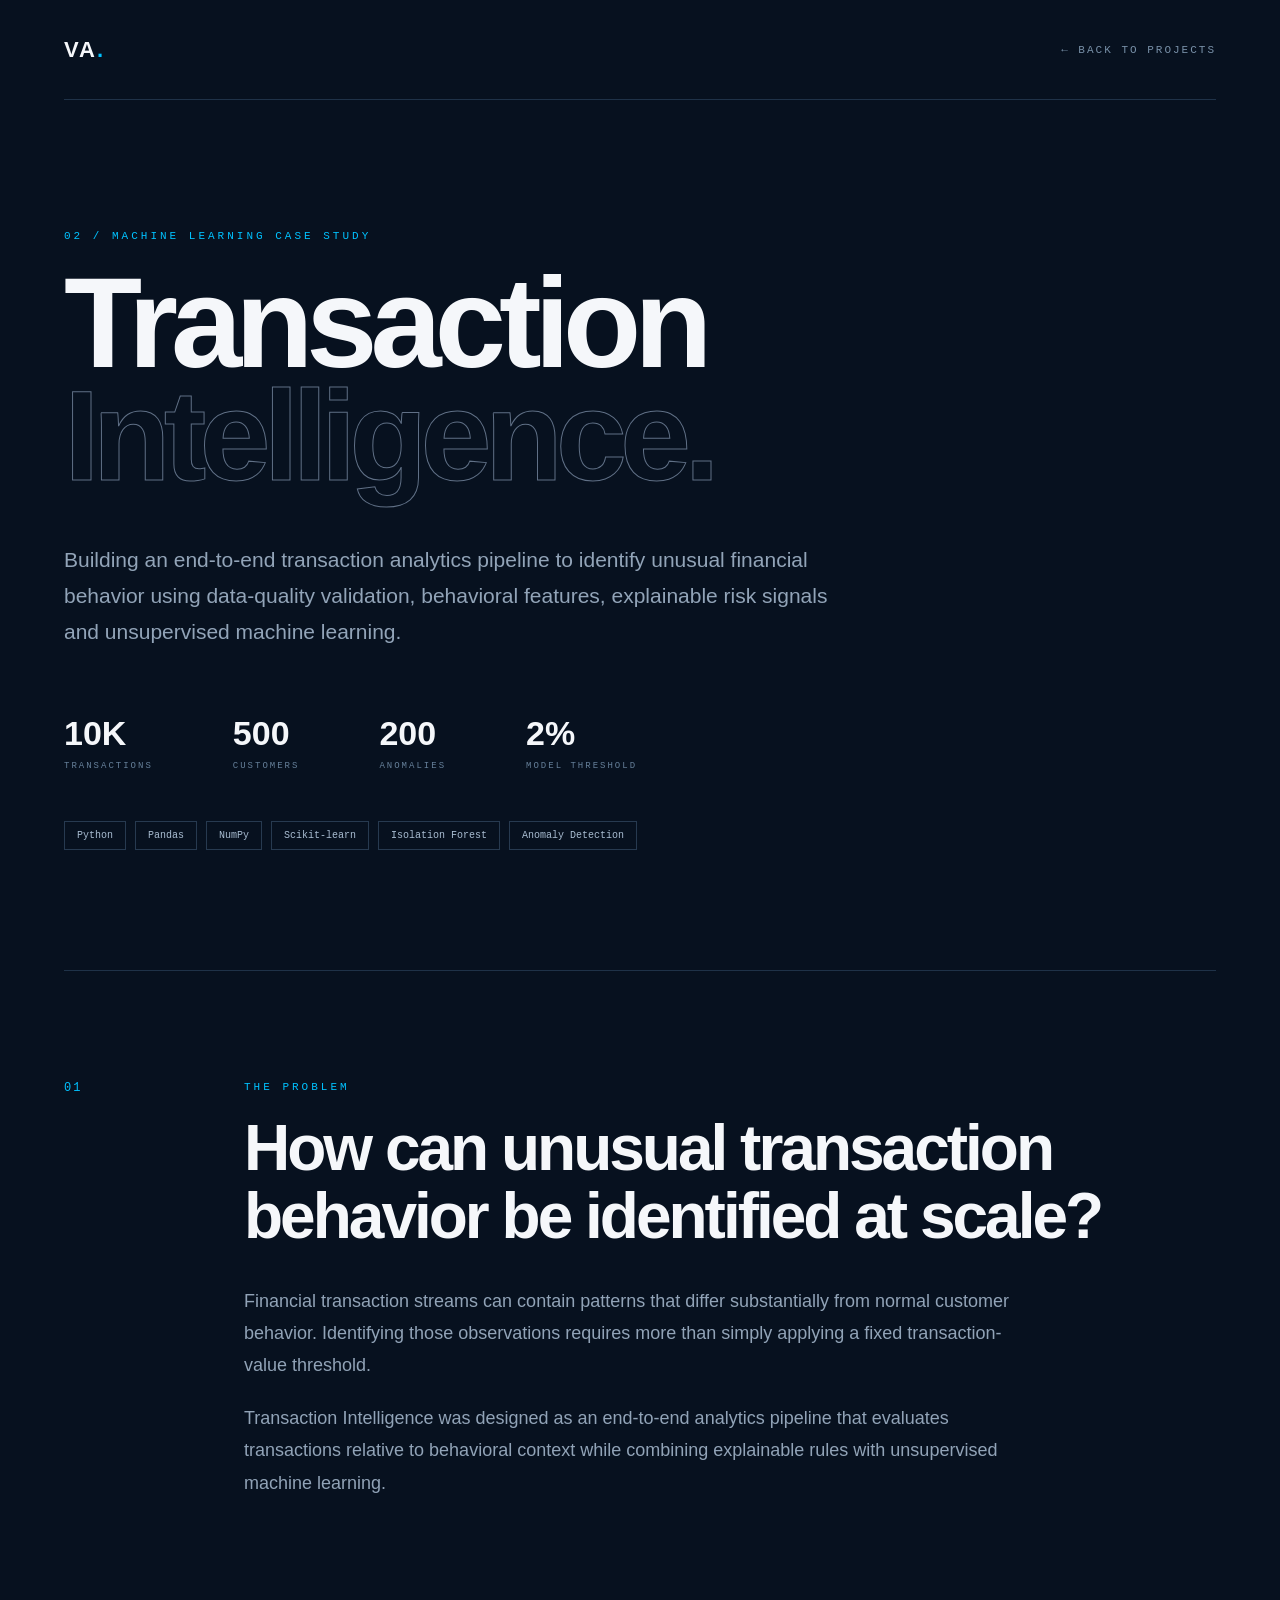
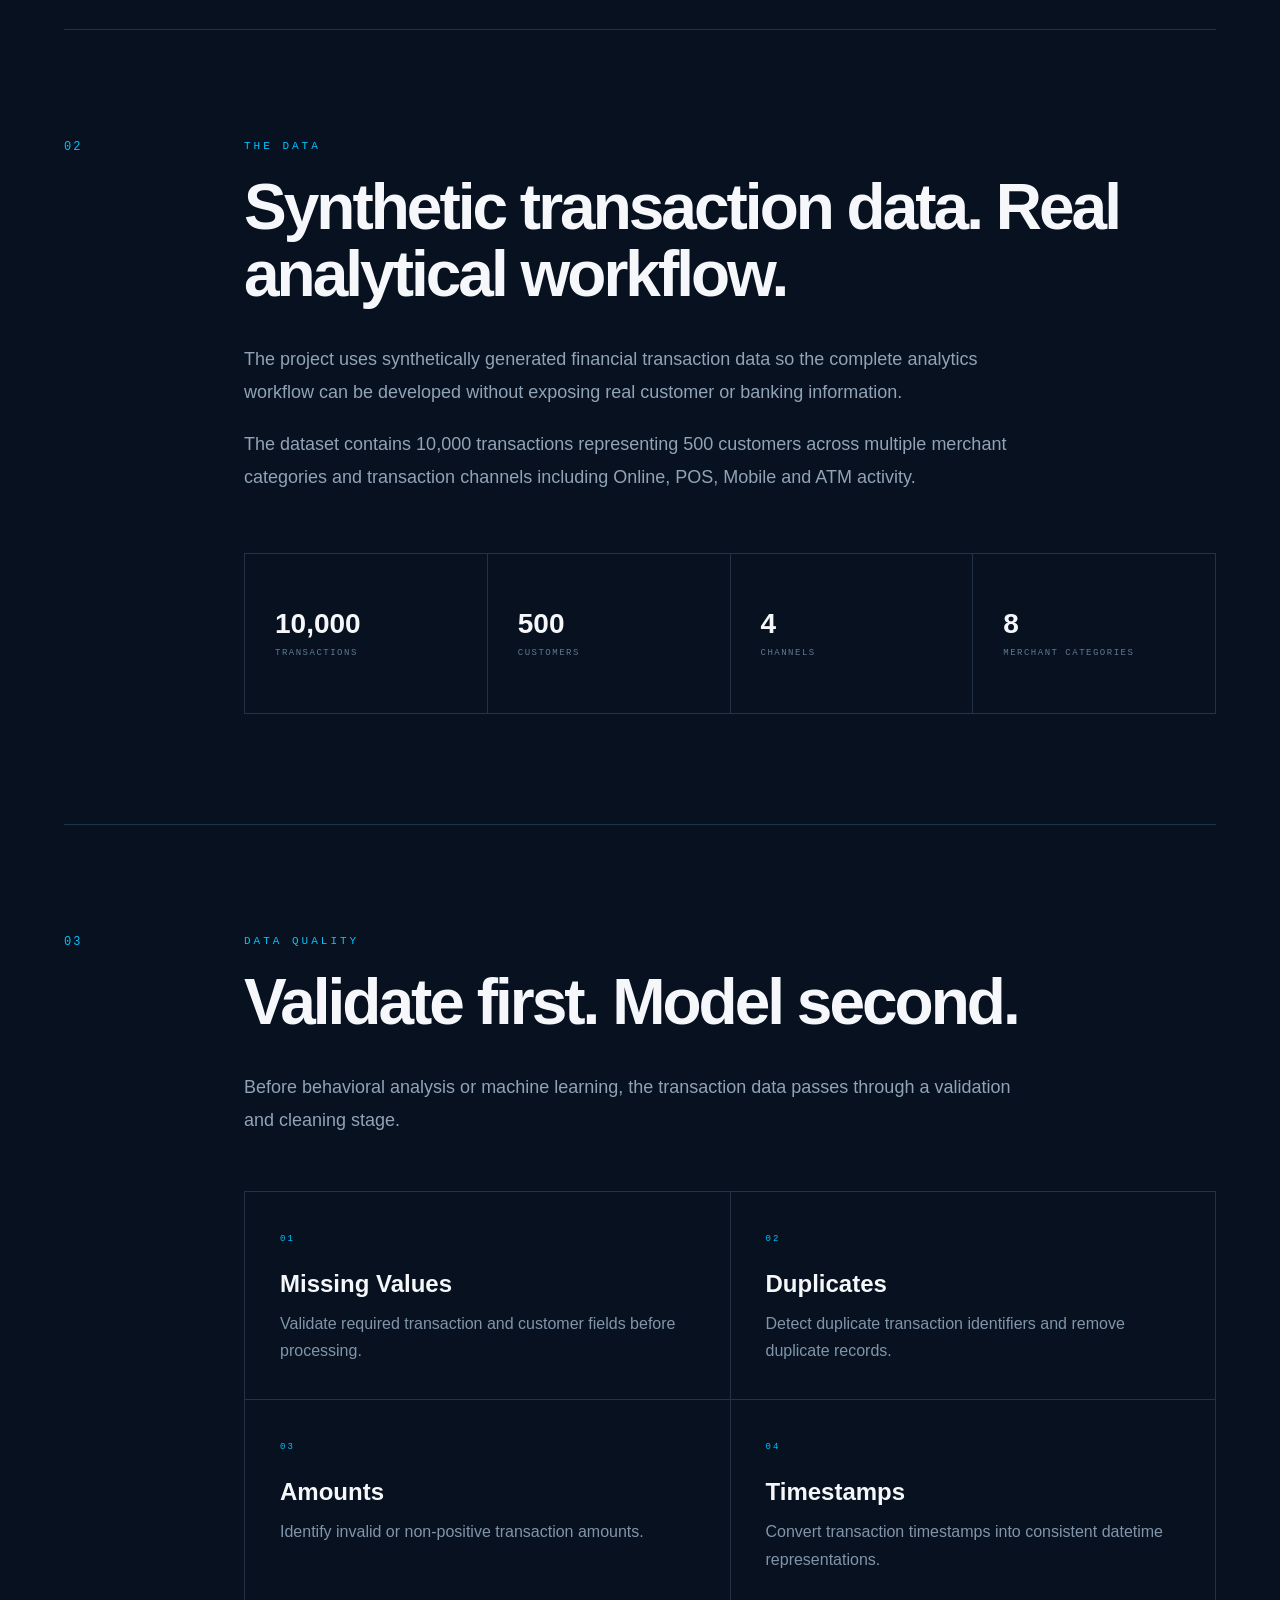
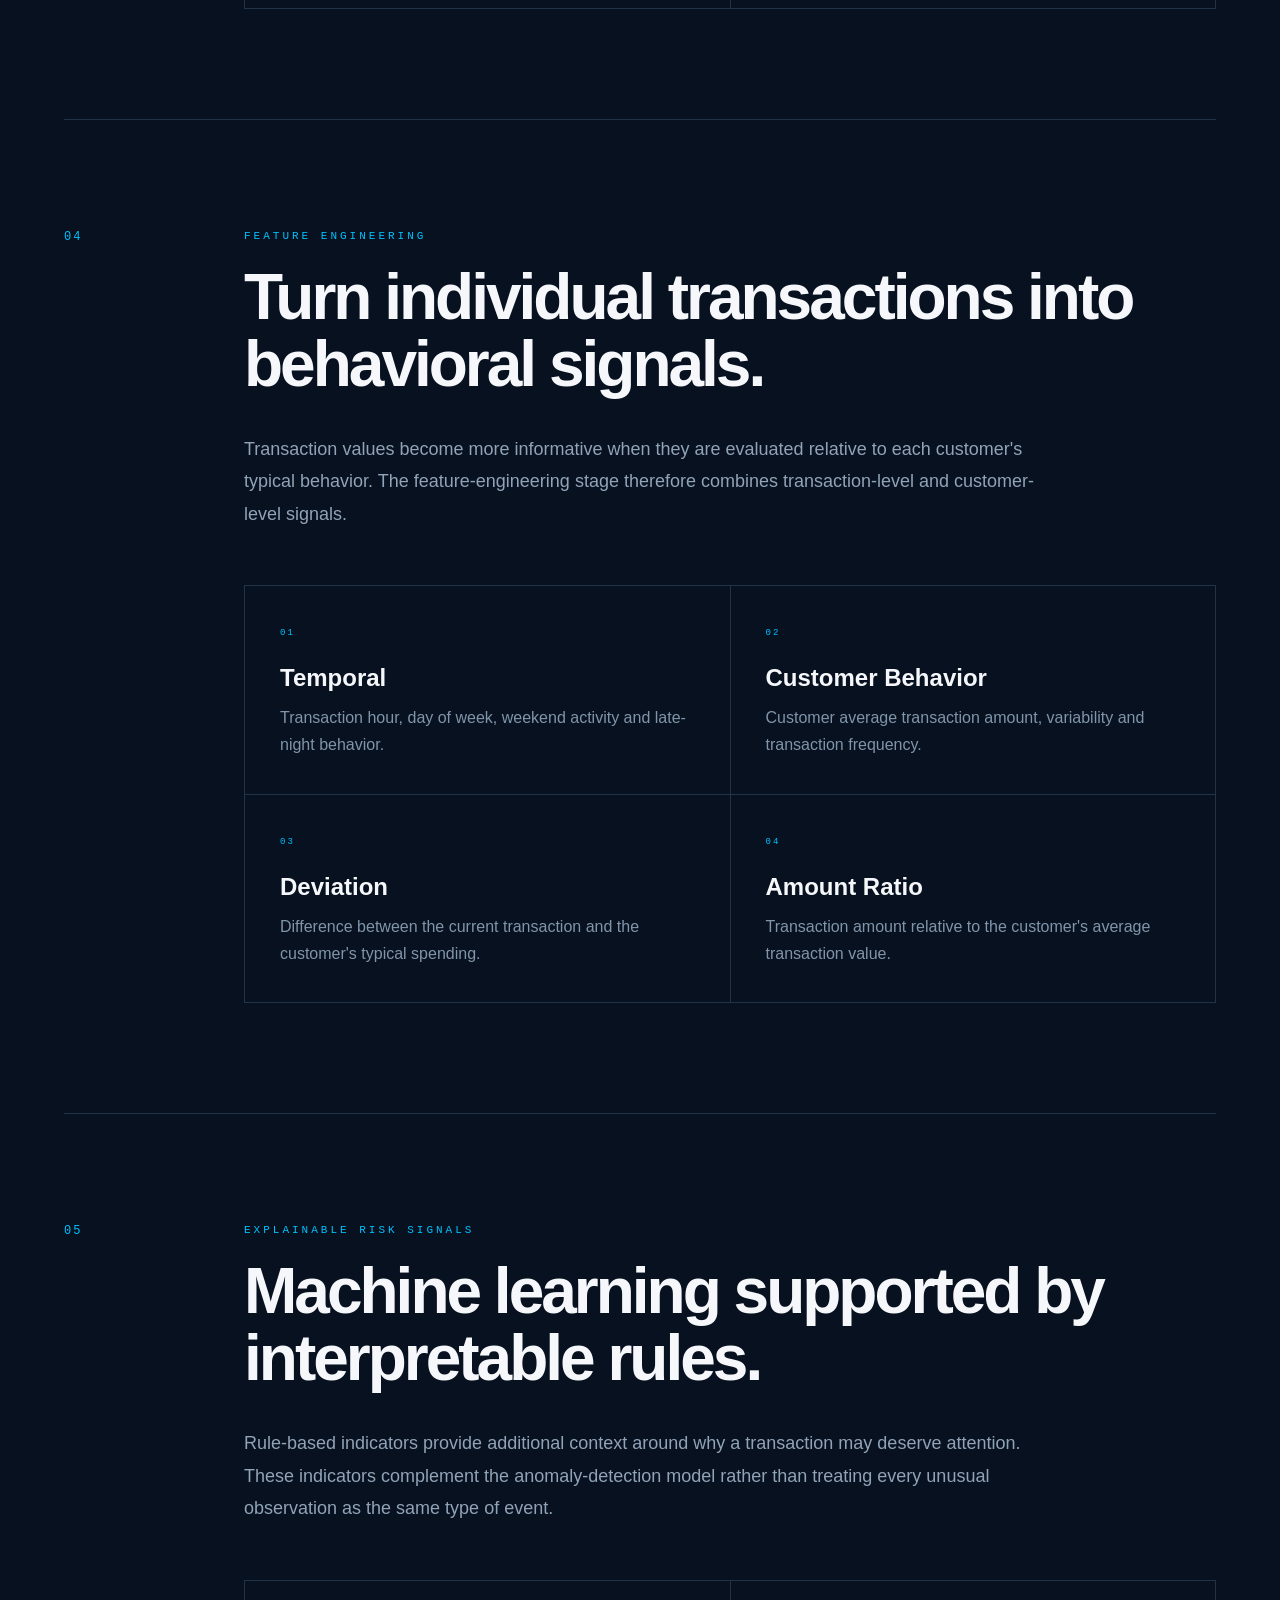
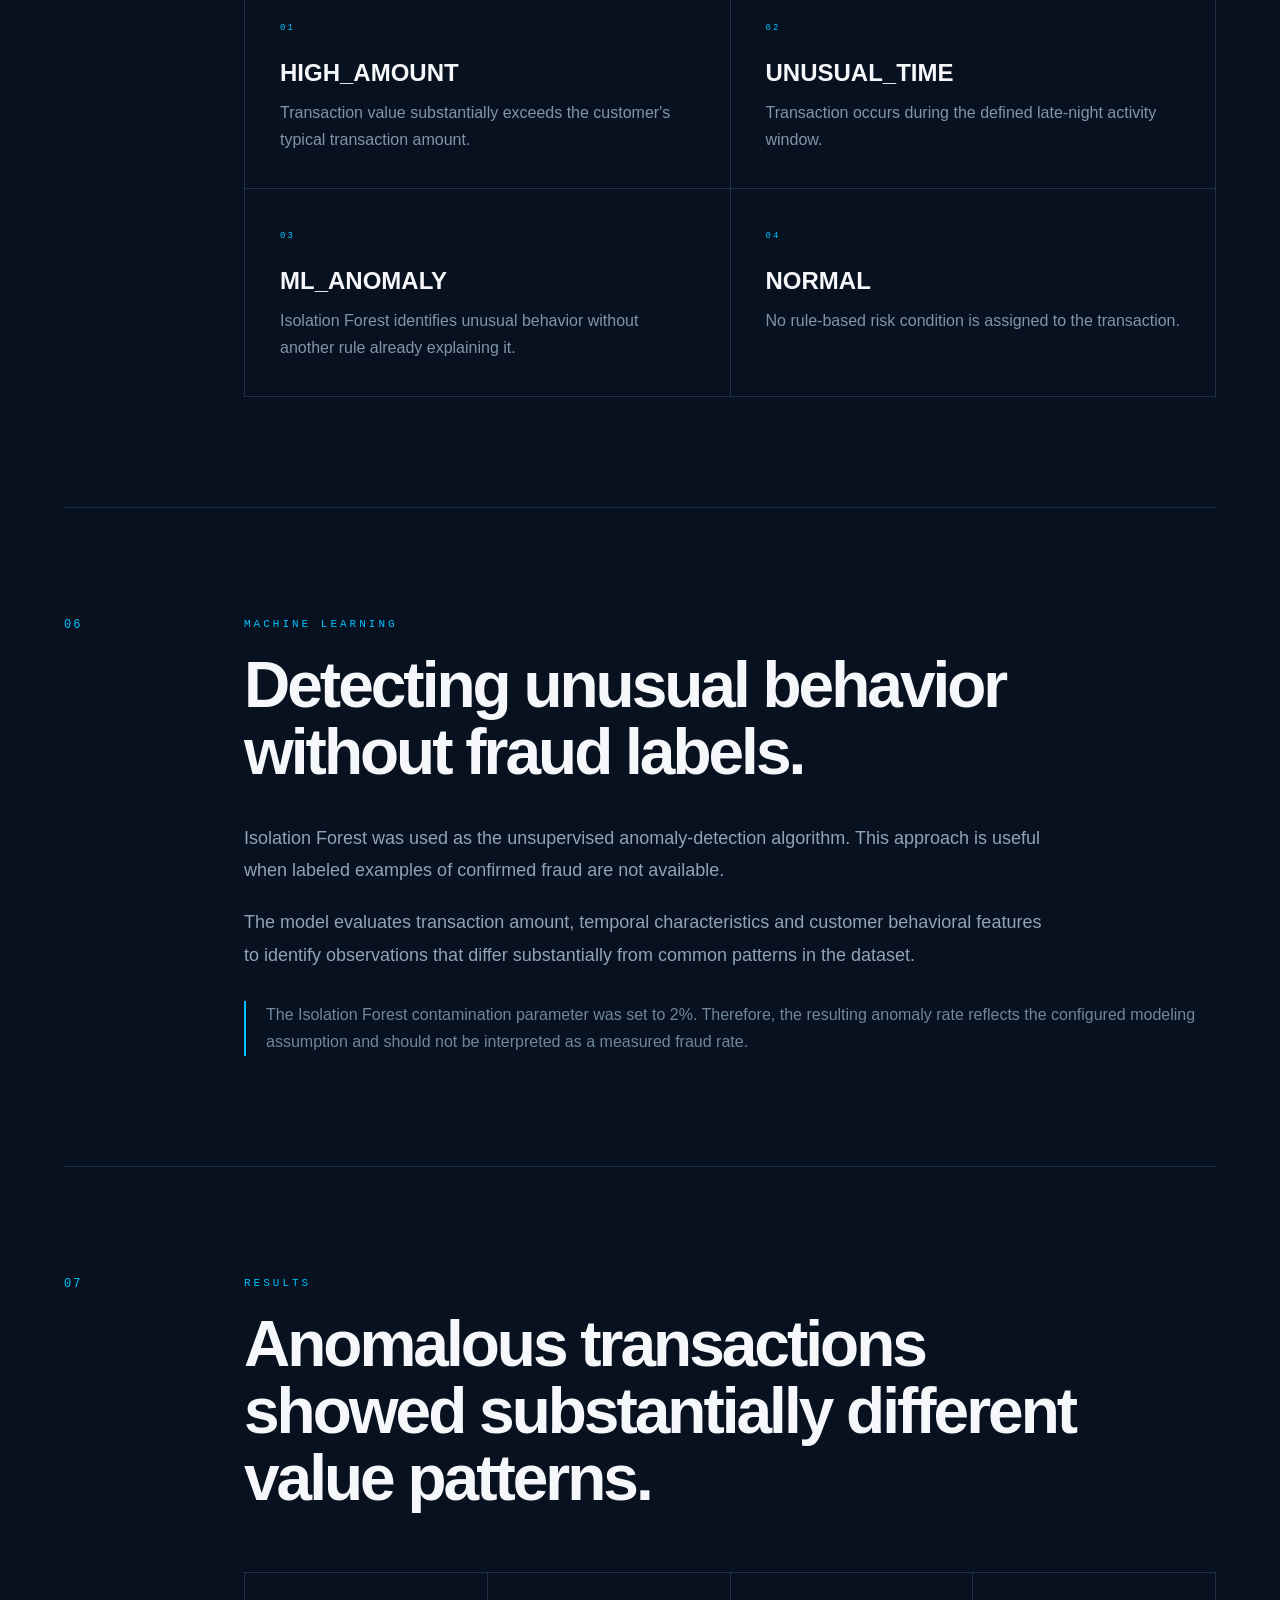
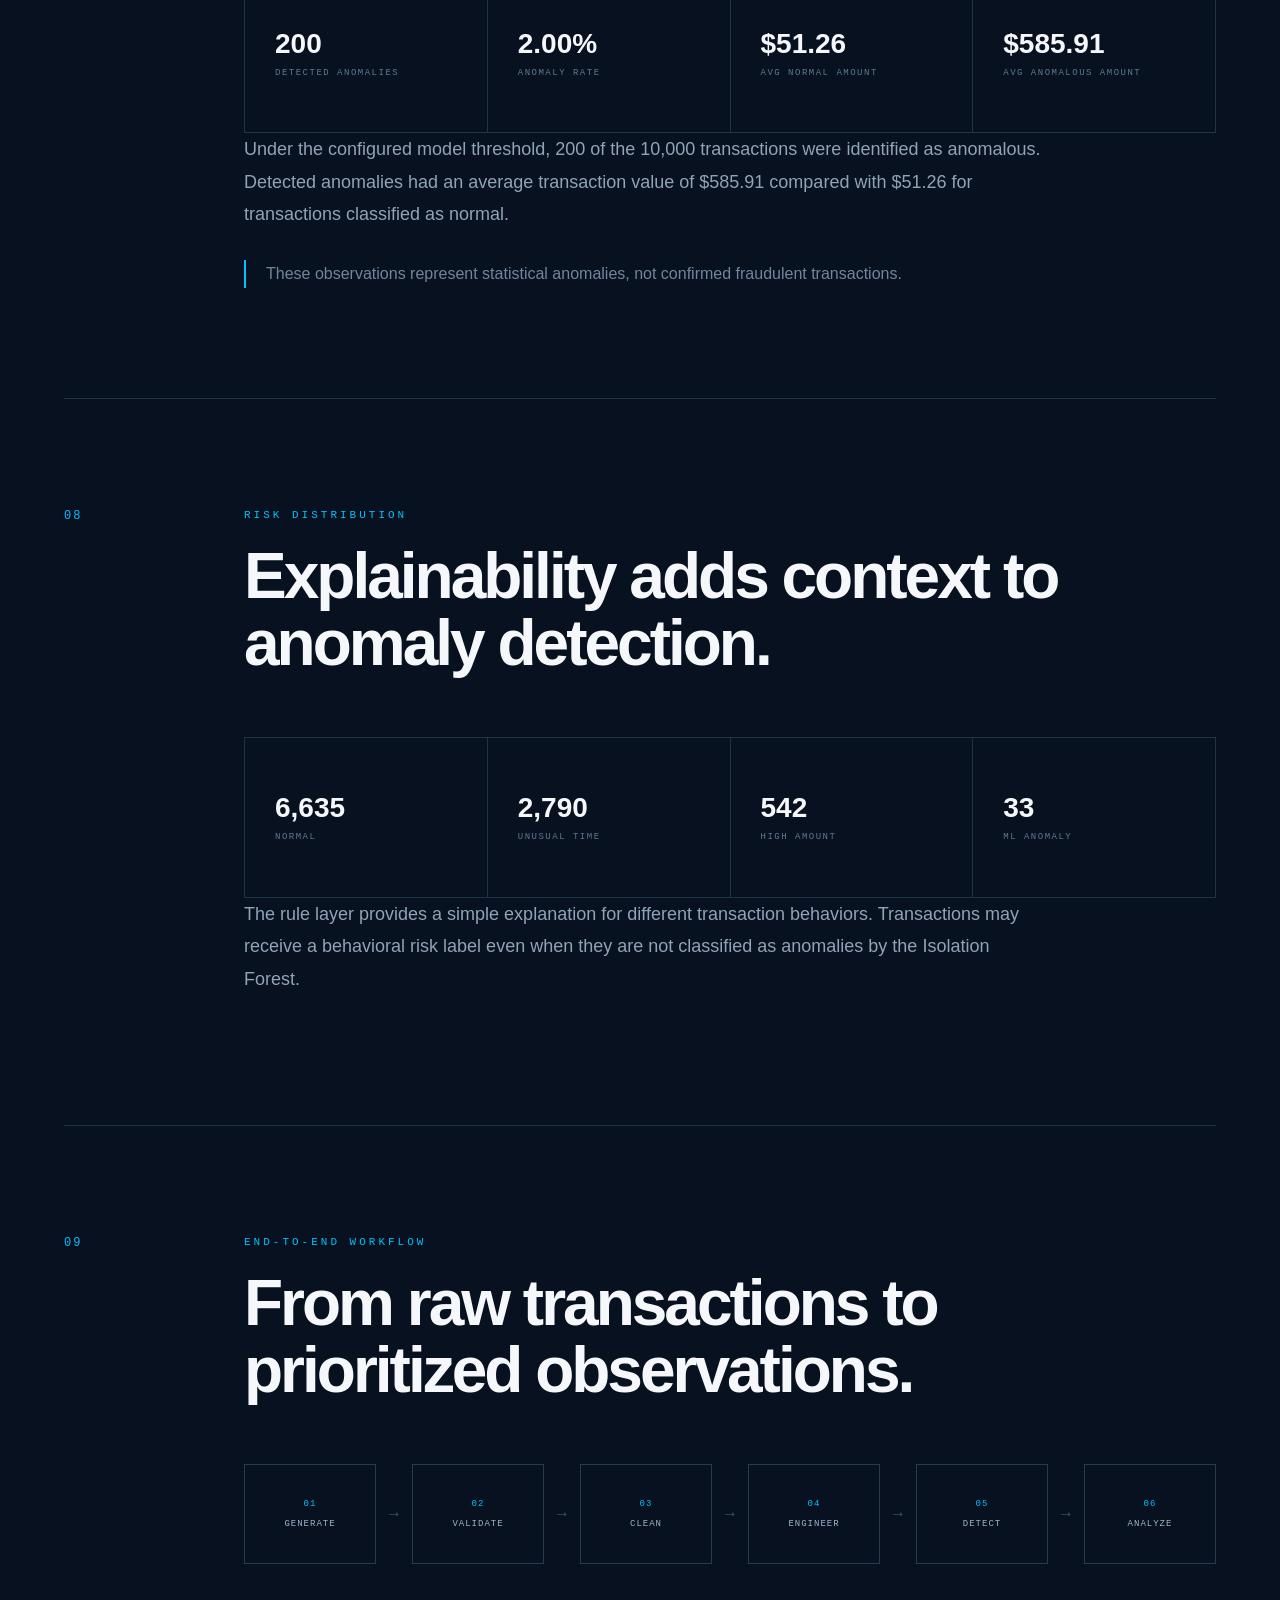
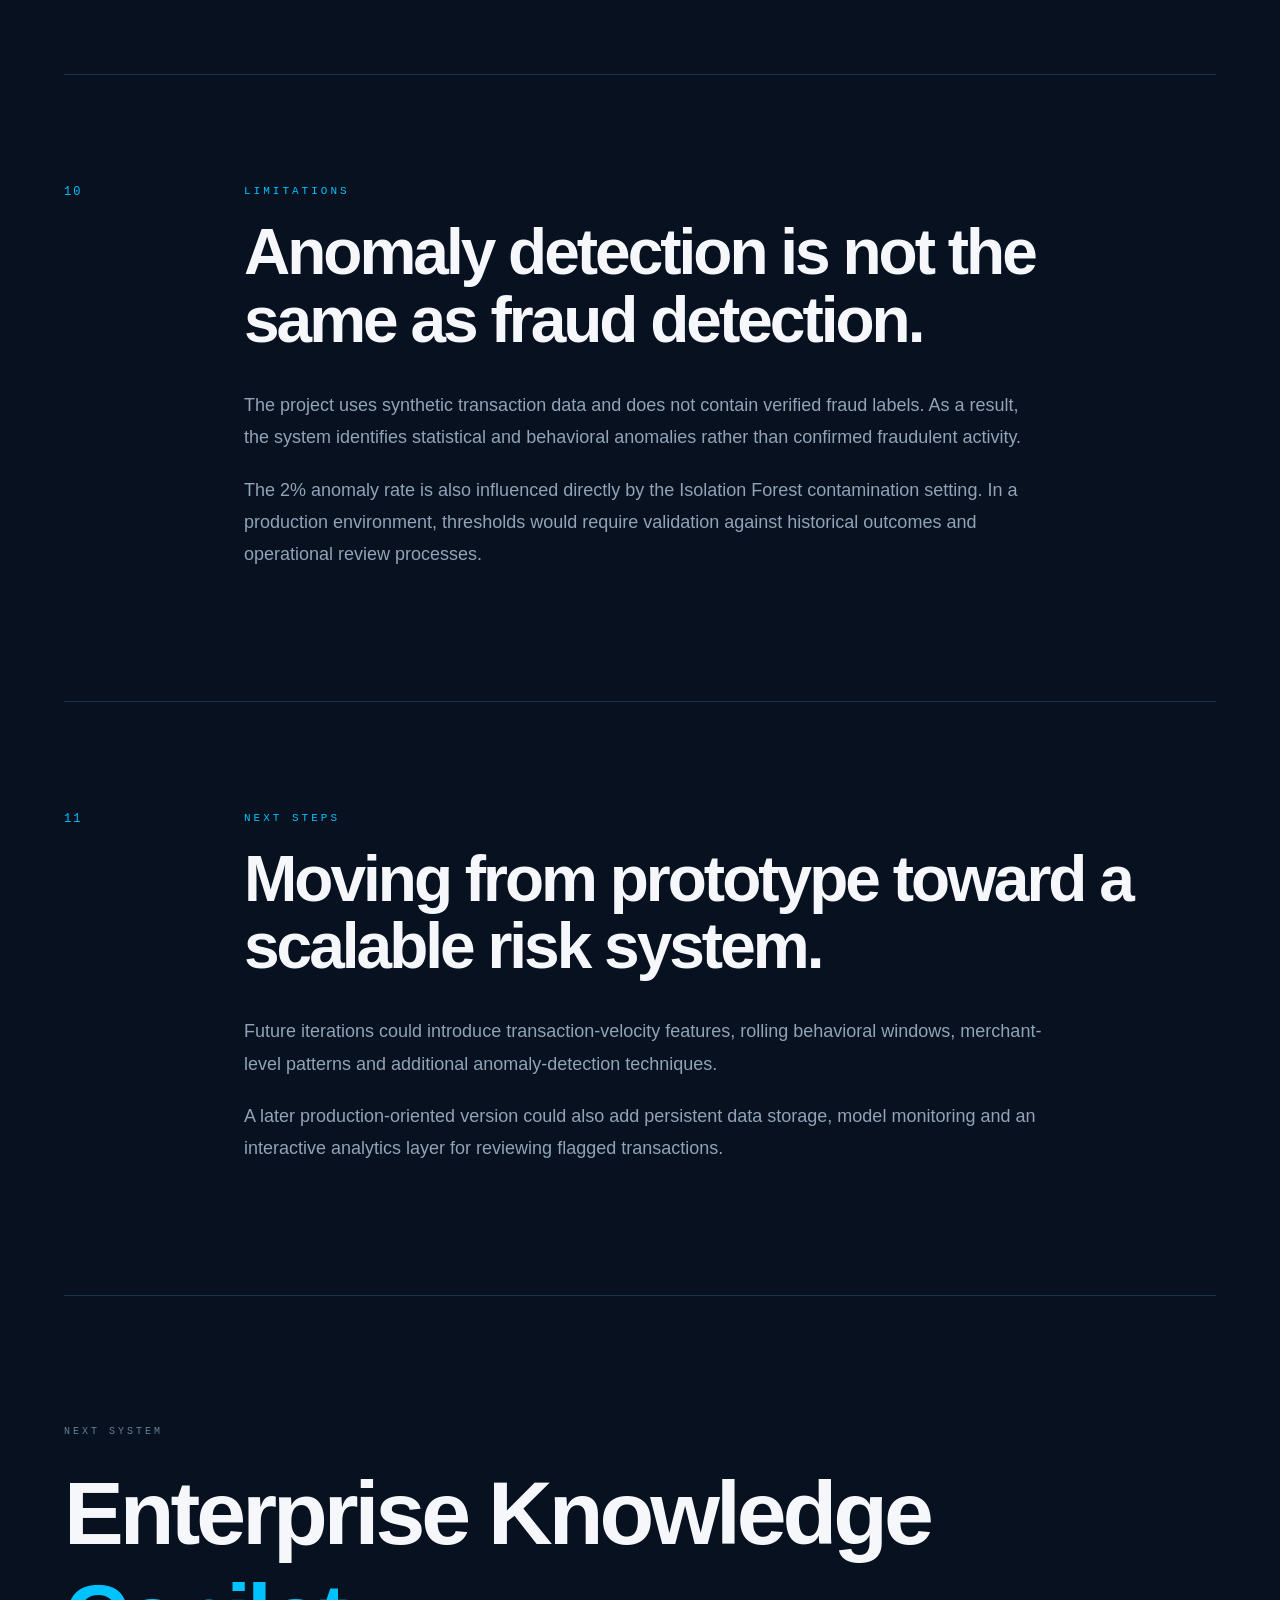
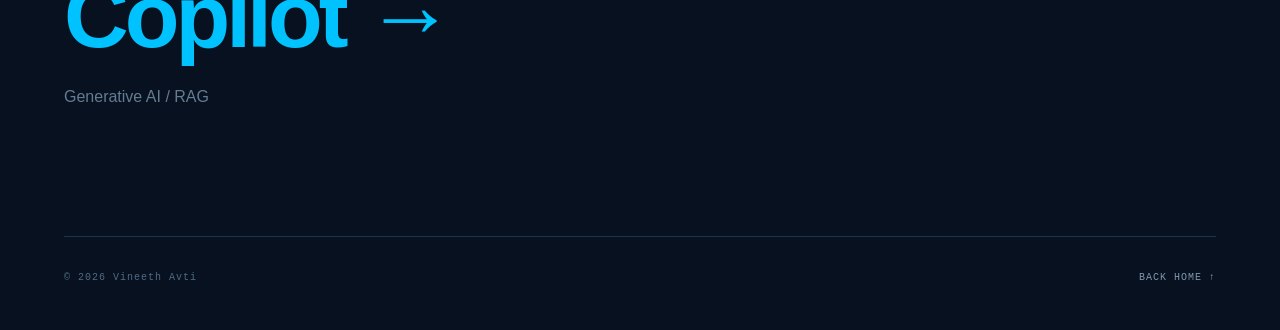
<file: projects/transaction-intelligence.html>
<!DOCTYPE html>
<html lang="en">

<head>

    <meta charset="UTF-8">

    <meta name="viewport"
          content="width=device-width, initial-scale=1.0">

    <title>
        Transaction Intelligence | Vineeth Avti
    </title>

    <meta
        name="description"
        content="Transaction anomaly detection system combining data quality validation, behavioral feature engineering, explainable risk flags and unsupervised machine learning."
    >

    <link rel="stylesheet" href="../style.css">

</head>


<body class="case-study-page">


<!-- =====================================
     NAVIGATION
===================================== -->

<nav class="case-nav">

    <a href="../index.html" class="case-logo">
        VA<span>.</span>
    </a>

    <a href="../index.html#projects" class="back-link">
        ← BACK TO PROJECTS
    </a>

</nav>


<main>


<!-- =====================================
     HERO
===================================== -->

<section class="case-hero">

    <div class="case-eyebrow">
        02 / MACHINE LEARNING CASE STUDY
    </div>

    <h1>
        Transaction
        <span>Intelligence.</span>
    </h1>

    <p class="case-subtitle">
        Building an end-to-end transaction analytics pipeline
        to identify unusual financial behavior using data-quality
        validation, behavioral features, explainable risk signals
        and unsupervised machine learning.
    </p>


    <div class="case-metrics">

        <div>
            <strong>10K</strong>
            <span>TRANSACTIONS</span>
        </div>

        <div>
            <strong>500</strong>
            <span>CUSTOMERS</span>
        </div>

        <div>
            <strong>200</strong>
            <span>ANOMALIES</span>
        </div>

        <div>
            <strong>2%</strong>
            <span>MODEL THRESHOLD</span>
        </div>

    </div>


    <div class="case-tech">

        <span>Python</span>
        <span>Pandas</span>
        <span>NumPy</span>
        <span>Scikit-learn</span>
        <span>Isolation Forest</span>
        <span>Anomaly Detection</span>

    </div>

</section>



<!-- =====================================
     01 — THE PROBLEM
===================================== -->

<section class="case-section">

    <div class="case-section-number">
        01
    </div>

    <div class="case-section-content">

        <p class="case-label">
            THE PROBLEM
        </p>

        <h2>
            How can unusual transaction
            behavior be identified at scale?
        </h2>

        <p>
            Financial transaction streams can contain patterns
            that differ substantially from normal customer behavior.
            Identifying those observations requires more than simply
            applying a fixed transaction-value threshold.
        </p>

        <p>
            Transaction Intelligence was designed as an end-to-end
            analytics pipeline that evaluates transactions relative
            to behavioral context while combining explainable
            rules with unsupervised machine learning.
        </p>

    </div>

</section>



<!-- =====================================
     02 — DATA
===================================== -->

<section class="case-section">

    <div class="case-section-number">
        02
    </div>

    <div class="case-section-content">

        <p class="case-label">
            THE DATA
        </p>

        <h2>
            Synthetic transaction data.
            Real analytical workflow.
        </h2>

        <p>
            The project uses synthetically generated financial
            transaction data so the complete analytics workflow
            can be developed without exposing real customer or
            banking information.
        </p>

        <p>
            The dataset contains 10,000 transactions representing
            500 customers across multiple merchant categories and
            transaction channels including Online, POS, Mobile
            and ATM activity.
        </p>


        <div class="data-stat-grid">

            <div class="data-stat">
                <strong>10,000</strong>
                <span>TRANSACTIONS</span>
            </div>

            <div class="data-stat">
                <strong>500</strong>
                <span>CUSTOMERS</span>
            </div>

            <div class="data-stat">
                <strong>4</strong>
                <span>CHANNELS</span>
            </div>

            <div class="data-stat">
                <strong>8</strong>
                <span>MERCHANT CATEGORIES</span>
            </div>

        </div>

    </div>

</section>



<!-- =====================================
     03 — DATA QUALITY
===================================== -->

<section class="case-section">

    <div class="case-section-number">
        03
    </div>

    <div class="case-section-content">

        <p class="case-label">
            DATA QUALITY
        </p>

        <h2>
            Validate first.
            Model second.
        </h2>

        <p>
            Before behavioral analysis or machine learning,
            the transaction data passes through a validation
            and cleaning stage.
        </p>


        <div class="feature-grid">

            <div>
                <span>01</span>
                <h3>Missing Values</h3>
                <p>
                    Validate required transaction and
                    customer fields before processing.
                </p>
            </div>

            <div>
                <span>02</span>
                <h3>Duplicates</h3>
                <p>
                    Detect duplicate transaction identifiers
                    and remove duplicate records.
                </p>
            </div>

            <div>
                <span>03</span>
                <h3>Amounts</h3>
                <p>
                    Identify invalid or non-positive
                    transaction amounts.
                </p>
            </div>

            <div>
                <span>04</span>
                <h3>Timestamps</h3>
                <p>
                    Convert transaction timestamps into
                    consistent datetime representations.
                </p>
            </div>

        </div>

    </div>

</section>



<!-- =====================================
     04 — FEATURE ENGINEERING
===================================== -->

<section class="case-section">

    <div class="case-section-number">
        04
    </div>

    <div class="case-section-content">

        <p class="case-label">
            FEATURE ENGINEERING
        </p>

        <h2>
            Turn individual transactions
            into behavioral signals.
        </h2>

        <p>
            Transaction values become more informative when they
            are evaluated relative to each customer's typical
            behavior. The feature-engineering stage therefore
            combines transaction-level and customer-level signals.
        </p>


        <div class="feature-grid">

            <div>
                <span>01</span>
                <h3>Temporal</h3>
                <p>
                    Transaction hour, day of week,
                    weekend activity and late-night behavior.
                </p>
            </div>

            <div>
                <span>02</span>
                <h3>Customer Behavior</h3>
                <p>
                    Customer average transaction amount,
                    variability and transaction frequency.
                </p>
            </div>

            <div>
                <span>03</span>
                <h3>Deviation</h3>
                <p>
                    Difference between the current transaction
                    and the customer's typical spending.
                </p>
            </div>

            <div>
                <span>04</span>
                <h3>Amount Ratio</h3>
                <p>
                    Transaction amount relative to the
                    customer's average transaction value.
                </p>
            </div>

        </div>

    </div>

</section>



<!-- =====================================
     05 — RISK SIGNALS
===================================== -->

<section class="case-section">

    <div class="case-section-number">
        05
    </div>

    <div class="case-section-content">

        <p class="case-label">
            EXPLAINABLE RISK SIGNALS
        </p>

        <h2>
            Machine learning supported
            by interpretable rules.
        </h2>

        <p>
            Rule-based indicators provide additional context
            around why a transaction may deserve attention.
            These indicators complement the anomaly-detection
            model rather than treating every unusual observation
            as the same type of event.
        </p>


        <div class="feature-grid">

            <div>
                <span>01</span>
                <h3>HIGH_AMOUNT</h3>
                <p>
                    Transaction value substantially exceeds
                    the customer's typical transaction amount.
                </p>
            </div>

            <div>
                <span>02</span>
                <h3>UNUSUAL_TIME</h3>
                <p>
                    Transaction occurs during the defined
                    late-night activity window.
                </p>
            </div>

            <div>
                <span>03</span>
                <h3>ML_ANOMALY</h3>
                <p>
                    Isolation Forest identifies unusual behavior
                    without another rule already explaining it.
                </p>
            </div>

            <div>
                <span>04</span>
                <h3>NORMAL</h3>
                <p>
                    No rule-based risk condition is assigned
                    to the transaction.
                </p>
            </div>

        </div>

    </div>

</section>



<!-- =====================================
     06 — ANOMALY DETECTION
===================================== -->

<section class="case-section">

    <div class="case-section-number">
        06
    </div>

    <div class="case-section-content">

        <p class="case-label">
            MACHINE LEARNING
        </p>

        <h2>
            Detecting unusual behavior
            without fraud labels.
        </h2>

        <p>
            Isolation Forest was used as the unsupervised
            anomaly-detection algorithm. This approach is useful
            when labeled examples of confirmed fraud are not
            available.
        </p>

        <p>
            The model evaluates transaction amount, temporal
            characteristics and customer behavioral features
            to identify observations that differ substantially
            from common patterns in the dataset.
        </p>

        <p class="method-note">
            The Isolation Forest contamination parameter was set
            to 2%. Therefore, the resulting anomaly rate reflects
            the configured modeling assumption and should not be
            interpreted as a measured fraud rate.
        </p>

    </div>

</section>



<!-- =====================================
     07 — RESULTS
===================================== -->

<section class="case-section">

    <div class="case-section-number">
        07
    </div>

    <div class="case-section-content">

        <p class="case-label">
            RESULTS
        </p>

        <h2>
            Anomalous transactions showed
            substantially different value patterns.
        </h2>


        <div class="data-stat-grid">

            <div class="data-stat">
                <strong>200</strong>
                <span>DETECTED ANOMALIES</span>
            </div>

            <div class="data-stat">
                <strong>2.00%</strong>
                <span>ANOMALY RATE</span>
            </div>

            <div class="data-stat">
                <strong>$51.26</strong>
                <span>AVG NORMAL AMOUNT</span>
            </div>

            <div class="data-stat">
                <strong>$585.91</strong>
                <span>AVG ANOMALOUS AMOUNT</span>
            </div>

        </div>


        <p>
            Under the configured model threshold, 200 of the
            10,000 transactions were identified as anomalous.
            Detected anomalies had an average transaction value
            of $585.91 compared with $51.26 for transactions
            classified as normal.
        </p>

        <p class="method-note">
            These observations represent statistical anomalies,
            not confirmed fraudulent transactions.
        </p>

    </div>

</section>



<!-- =====================================
     08 — RISK DISTRIBUTION
===================================== -->

<section class="case-section">

    <div class="case-section-number">
        08
    </div>

    <div class="case-section-content">

        <p class="case-label">
            RISK DISTRIBUTION
        </p>

        <h2>
            Explainability adds context
            to anomaly detection.
        </h2>


        <div class="data-stat-grid">

            <div class="data-stat">
                <strong>6,635</strong>
                <span>NORMAL</span>
            </div>

            <div class="data-stat">
                <strong>2,790</strong>
                <span>UNUSUAL TIME</span>
            </div>

            <div class="data-stat">
                <strong>542</strong>
                <span>HIGH AMOUNT</span>
            </div>

            <div class="data-stat">
                <strong>33</strong>
                <span>ML ANOMALY</span>
            </div>

        </div>

        <p>
            The rule layer provides a simple explanation for
            different transaction behaviors. Transactions may
            receive a behavioral risk label even when they are
            not classified as anomalies by the Isolation Forest.
        </p>

    </div>

</section>



<!-- =====================================
     09 — PIPELINE
===================================== -->

<section class="case-section">

    <div class="case-section-number">
        09
    </div>

    <div class="case-section-content">

        <p class="case-label">
            END-TO-END WORKFLOW
        </p>

        <h2>
            From raw transactions
            to prioritized observations.
        </h2>


        <div class="case-pipeline">

            <div>
                <span>01</span>
                GENERATE
            </div>

            <i>→</i>

            <div>
                <span>02</span>
                VALIDATE
            </div>

            <i>→</i>

            <div>
                <span>03</span>
                CLEAN
            </div>

            <i>→</i>

            <div>
                <span>04</span>
                ENGINEER
            </div>

            <i>→</i>

            <div>
                <span>05</span>
                DETECT
            </div>

            <i>→</i>

            <div>
                <span>06</span>
                ANALYZE
            </div>

        </div>

    </div>

</section>



<!-- =====================================
     10 — LIMITATIONS
===================================== -->

<section class="case-section">

    <div class="case-section-number">
        10
    </div>

    <div class="case-section-content">

        <p class="case-label">
            LIMITATIONS
        </p>

        <h2>
            Anomaly detection is not
            the same as fraud detection.
        </h2>

        <p>
            The project uses synthetic transaction data and does
            not contain verified fraud labels. As a result, the
            system identifies statistical and behavioral anomalies
            rather than confirmed fraudulent activity.
        </p>

        <p>
            The 2% anomaly rate is also influenced directly by
            the Isolation Forest contamination setting. In a
            production environment, thresholds would require
            validation against historical outcomes and operational
            review processes.
        </p>

    </div>

</section>



<!-- =====================================
     11 — NEXT STEPS
===================================== -->

<section class="case-section">

    <div class="case-section-number">
        11
    </div>

    <div class="case-section-content">

        <p class="case-label">
            NEXT STEPS
        </p>

        <h2>
            Moving from prototype
            toward a scalable risk system.
        </h2>

        <p>
            Future iterations could introduce transaction-velocity
            features, rolling behavioral windows, merchant-level
            patterns and additional anomaly-detection techniques.
        </p>

        <p>
            A later production-oriented version could also add
            persistent data storage, model monitoring and an
            interactive analytics layer for reviewing flagged
            transactions.
        </p>

    </div>

</section>



<!-- =====================================
     NEXT PROJECT
===================================== -->

<section class="next-project">

    <p class="case-label">NEXT SYSTEM</p>

    <a href="enterprise-knowledge-copilot.html"
       style="text-decoration: none; color: inherit; display: inline-block;">

        <h2>
            Enterprise Knowledge <span>Copilot →</span>
        </h2>

    </a>

    <p class="next-status">
        Generative AI / RAG
    </p>

</section>



<!-- =====================================
     FOOTER
===================================== -->

<footer class="case-footer">

    <p>
        © 2026 Vineeth Avti
    </p>

    <a href="../index.html">
        BACK HOME ↑
    </a>

</footer>


</body>

</html>
</file>
<file: style.css>
/* ------------------------------
   BASE
-------------------------------- */

* {
    margin: 0;
    padding: 0;
    box-sizing: border-box;
}

html {
    scroll-behavior: smooth;
}

body {
    background:
        radial-gradient(circle at 75% 30%, rgba(0, 194, 255, 0.08), transparent 30%),
        #07111f;

    color: #f5f7fa;

    font-family:
        Inter,
        -apple-system,
        BlinkMacSystemFont,
        "Segoe UI",
        sans-serif;

    min-height: 100vh;
}


/* ------------------------------
   NAVIGATION
-------------------------------- */

.navbar {
    width: 90%;
    max-width: 1400px;

    margin: auto;

    height: 90px;

    display: flex;
    justify-content: space-between;
    align-items: center;
}

.logo {
    font-size: 24px;
    font-weight: 800;
    letter-spacing: 2px;
}

.logo span {
    color: #00c2ff;
}

.nav-links {
    display: flex;
    gap: 35px;
}

.nav-links a {
    color: #aab6c5;
    text-decoration: none;

    font-size: 13px;
    text-transform: uppercase;
    letter-spacing: 1.5px;

    transition: 0.3s;
}

.nav-links a:hover {
    color: #00c2ff;
}


/* ------------------------------
   HERO
-------------------------------- */

.hero {
    width: 90%;
    max-width: 1400px;

    margin: auto;

    min-height: calc(100vh - 90px);

    display: flex;
    flex-direction: column;
    justify-content: center;

    position: relative;
}

.hero-content {
    max-width: 950px;
}

.intro {
    color: #00c2ff;

    font-family: monospace;

    letter-spacing: 4px;
    font-size: 13px;

    margin-bottom: 18px;
}


/* NAME */

.hero h1 {
    font-size: clamp(55px, 9vw, 125px);

    line-height: 0.9;

    letter-spacing: -5px;

    font-weight: 800;
}

.hero h1 span {
    color: transparent;

    -webkit-text-stroke: 1px #607086;
}


/* ROLES */

.roles {
    display: flex;
    flex-wrap: wrap;

    gap: 12px;

    margin: 30px 0;
}

.roles span {
    border: 1px solid #223247;

    padding: 8px 14px;

    color: #9fb0c4;

    font-family: monospace;

    font-size: 12px;

    letter-spacing: 1px;
}


/* MAIN STATEMENT */

.hero h2 {
    max-width: 800px;

    font-size: clamp(32px, 4vw, 60px);

    line-height: 1.1;

    font-weight: 500;

    margin-top: 30px;
}

.hero h2 span {
    color: #00c2ff;
}


/* DESCRIPTION */

.hero-description {
    color: #8797aa;

    font-size: 18px;
    line-height: 1.7;

    max-width: 650px;

    margin-top: 25px;
}


/* ------------------------------
   BUTTONS
-------------------------------- */

.hero-buttons {
    display: flex;
    gap: 15px;

    margin-top: 40px;
}

.hero-buttons a {
    padding: 15px 25px;

    text-decoration: none;

    font-size: 13px;
    text-transform: uppercase;
    letter-spacing: 1px;

    transition: 0.3s;
}

.primary-btn {
    background: #00c2ff;
    color: #07111f;
}

.primary-btn:hover {
    transform: translateY(-3px);
    box-shadow: 0 10px 35px rgba(0, 194, 255, 0.2);
}

.secondary-btn {
    border: 1px solid #304258;
    color: #dce5ef;
}

.secondary-btn:hover {
    border-color: #00c2ff;
    color: #00c2ff;
}


/* ------------------------------
   DATA FLOW
-------------------------------- */

.data-flow {
    display: flex;
    align-items: center;

    margin-top: 90px;
    margin-bottom: 50px;

    max-width: 900px;
}

.flow-item {
    font-family: monospace;

    color: #dce5ef;

    font-size: 12px;
    letter-spacing: 2px;

    display: flex;
    flex-direction: column;

    gap: 5px;
}

.flow-item span {
    color: #00c2ff;
    font-size: 9px;
}

.flow-line {
    height: 1px;
    background: #26374c;

    flex: 1;

    margin: 0 20px;
}


/* ------------------------------
   MOBILE
-------------------------------- */

@media (max-width: 750px) {

    .navbar {
        height: 70px;
    }

    .nav-links {
        display: none;
    }

    .hero {
        min-height: calc(100vh - 70px);
    }

    .hero h1 {
        letter-spacing: -3px;
    }

    .hero-description {
        font-size: 16px;
    }

    .hero-buttons {
        flex-direction: column;
        align-items: flex-start;
    }

    .data-flow {
        overflow-x: auto;
        width: 100%;
    }

    .flow-line {
        min-width: 30px;
    }
}

/* ------------------------------
   WHAT I BUILD
-------------------------------- */

.build-section {
    width: 90%;
    max-width: 1400px;

    margin: 0 auto;

    padding: 130px 0;
}

.section-header {
    max-width: 850px;

    margin-bottom: 70px;
}

.section-number {
    font-family: monospace;

    color: #00c2ff;

    font-size: 12px;

    letter-spacing: 3px;

    margin-bottom: 25px;
}

.section-header h2 {
    font-size: clamp(38px, 5vw, 70px);

    line-height: 1.05;

    letter-spacing: -2px;

    font-weight: 600;

    max-width: 800px;
}

.section-header h2 span {
    color: #00c2ff;
}

.section-description {
    max-width: 700px;

    margin-top: 30px;

    color: #8797aa;

    font-size: 18px;

    line-height: 1.7;
}


/* ------------------------------
   BUILD GRID
-------------------------------- */

.build-grid {
    display: grid;

    grid-template-columns: repeat(2, 1fr);

    gap: 20px;
}


/* ------------------------------
   BUILD CARD
-------------------------------- */

.build-card {
    position: relative;

    min-height: 360px;

    padding: 40px;

    border: 1px solid #223247;

    background: rgba(10, 24, 41, 0.45);

    overflow: hidden;

    transition:
        transform 0.35s ease,
        border-color 0.35s ease,
        background 0.35s ease;
}


/* subtle line */

.build-card::before {
    content: "";

    position: absolute;

    top: 0;
    left: 0;

    width: 0;
    height: 2px;

    background: #00c2ff;

    transition: width 0.4s ease;
}


.build-card:hover {
    transform: translateY(-7px);

    border-color: #00c2ff;

    background: rgba(10, 30, 50, 0.75);
}


.build-card:hover::before {
    width: 100%;
}


/* ------------------------------
   CARD CONTENT
-------------------------------- */

.card-number {
    font-family: monospace;

    color: #00c2ff;

    font-size: 11px;

    letter-spacing: 2px;

    margin-bottom: 45px;
}


.build-card h3 {
    font-size: 27px;

    letter-spacing: 1px;

    margin-bottom: 18px;
}


.build-card p {
    color: #8192a6;

    line-height: 1.7;

    max-width: 480px;

    margin-bottom: 30px;
}


/* ------------------------------
   TECHNOLOGY TAGS
-------------------------------- */

.tech-list {
    display: flex;

    flex-wrap: wrap;

    gap: 8px;
}


.tech-list span {
    font-family: monospace;

    font-size: 11px;

    letter-spacing: 0.5px;

    color: #a9bdd2;

    border: 1px solid #273a50;

    padding: 7px 10px;

    transition: 0.25s;
}


.build-card:hover .tech-list span {
    border-color: #31536c;
}


/* ------------------------------
   FEATURED GENAI CARD
-------------------------------- */

.featured-card {
    background:
        radial-gradient(
            circle at 90% 10%,
            rgba(0, 194, 255, 0.09),
            transparent 35%
        ),
        rgba(10, 24, 41, 0.45);
}


/* ------------------------------
   RESPONSIVE
-------------------------------- */

@media (max-width: 800px) {

    .build-section {
        padding: 90px 0;
    }

    .build-grid {
        grid-template-columns: 1fr;
    }

    .build-card {
        min-height: auto;

        padding: 30px;
    }

    .card-number {
        margin-bottom: 30px;
    }
}

/* ==========================================
   SELECTED SYSTEMS
========================================== */

.projects-section {
    width: 90%;
    max-width: 1400px;
    margin: 0 auto;
    padding: 140px 0;
}

.projects-header {
    max-width: 900px;
    margin-bottom: 90px;
}

.projects-header h2 {
    font-size: clamp(38px, 5vw, 70px);
    line-height: 1.05;
    letter-spacing: -2px;
    font-weight: 600;
}

.projects-header h2 span {
    color: #00c2ff;
}


/* PROJECT ROW */

.project-row {
    display: grid;
    grid-template-columns: 60px 1.25fr 0.75fr;
    gap: 45px;

    padding: 70px 0;

    border-top: 1px solid #223247;
}

.project-row:last-child {
    border-bottom: 1px solid #223247;
}


/* PROJECT NUMBER */

.project-index {
    font-family: monospace;
    color: #00c2ff;

    font-size: 12px;
    letter-spacing: 2px;

    padding-top: 8px;
}


/* PROJECT TEXT */

.project-label {
    font-family: monospace;

    color: #73879e;

    font-size: 11px;

    letter-spacing: 2px;

    margin-bottom: 18px;
}


.project-main h3 {
    font-size: clamp(35px, 4vw, 58px);

    font-weight: 600;

    letter-spacing: -1.5px;

    margin-bottom: 25px;
}


.project-question {
    color: #8fa0b4;

    font-size: 17px;

    line-height: 1.7;

    max-width: 650px;
}


/* PROJECT STATS */

.project-stats {
    display: flex;

    gap: 45px;

    margin-top: 40px;
}


.project-stats div {
    display: flex;
    flex-direction: column;

    gap: 6px;
}


.project-stats strong {
    color: #f5f7fa;

    font-size: 27px;
}


.project-stats span {
    color: #60758d;

    font-family: monospace;

    font-size: 9px;

    letter-spacing: 2px;
}


/* PROJECT TECHNOLOGY */

.project-tech {
    display: flex;

    flex-wrap: wrap;

    gap: 8px;

    margin-top: 35px;
}


.project-tech span {
    border: 1px solid #273a50;

    padding: 7px 10px;

    color: #a9bdd2;

    font-family: monospace;

    font-size: 10px;
}


/* LINKS */

.project-links {
    display: flex;

    gap: 25px;

    margin-top: 35px;
}


.project-links a {
    text-decoration: none;

    font-family: monospace;

    font-size: 11px;

    letter-spacing: 1.5px;
}


.case-link {
    color: #00c2ff;
}


.github-link {
    color: #9fb0c4;
}


.case-link:hover,
.github-link:hover {
    color: white;
}


.disabled-link {
    color: #53677e;

    pointer-events: none;
}


/* PROJECT STATUS */

.project-status {
    display: flex;

    align-items: center;

    gap: 10px;

    margin-top: 30px;

    color: #71869d;

    font-family: monospace;

    font-size: 10px;

    letter-spacing: 2px;
}


.project-status span {
    width: 6px;
    height: 6px;

    background: #00c2ff;

    border-radius: 50%;

    box-shadow: 0 0 10px rgba(0, 194, 255, 0.8);
}


/* ==========================================
   PROJECT VISUALS
========================================== */

.project-visual {
    display: flex;

    align-items: center;
    justify-content: center;

    min-height: 330px;

    border: 1px solid #1f3248;

    background:
        radial-gradient(
            circle at center,
            rgba(0, 194, 255, 0.05),
            transparent 60%
        ),
        rgba(8, 20, 35, 0.4);
}


.visual-title {
    color: #60758d;

    font-family: monospace;

    font-size: 9px;

    letter-spacing: 2px;

    margin-bottom: 25px;
}


/* MODEL PIPELINE */

.model-visual {
    width: 65%;
}


.pipeline-node {
    border: 1px solid #2b4058;

    padding: 10px;

    text-align: center;

    color: #8fa5bb;

    font-family: monospace;

    font-size: 10px;

    letter-spacing: 1px;
}


.pipeline-arrow {
    text-align: center;

    color: #35516d;

    padding: 7px;
}


.active-node {
    border-color: #00c2ff !important;

    color: #00c2ff !important;

    background: rgba(0, 194, 255, 0.05);
}


/* TRANSACTION SIGNAL */

.transaction-visual {
    width: 75%;
}


.signal-bars {
    height: 150px;

    display: flex;

    align-items: flex-end;

    gap: 8px;

    border-bottom: 1px solid #2b4058;
}


.signal-bars span {
    flex: 1;

    background: #30465e;

    transition: 0.3s;
}


.signal-bars .anomaly {
    background: #00c2ff;

    box-shadow: 0 0 20px rgba(0, 194, 255, 0.35);
}


.signal-label {
    color: #00c2ff;

    font-family: monospace;

    font-size: 9px;

    letter-spacing: 2px;

    margin-top: 15px;
}


/* RAG FLOW */

.rag-visual {
    width: 65%;
}


.rag-node {
    border: 1px solid #2b4058;

    padding: 11px;

    text-align: center;

    color: #8fa5bb;

    font-family: monospace;

    font-size: 10px;
}


.rag-connection {
    width: 1px;

    height: 18px;

    background: #2b4058;

    margin: auto;
}


/* ==========================================
   MOBILE PROJECTS
========================================== */

@media (max-width: 900px) {

    .projects-section {
        padding: 100px 0;
    }

    .project-row {
        grid-template-columns: 1fr;

        gap: 30px;

        padding: 60px 0;
    }

    .project-index {
        padding: 0;
    }

    .project-visual {
        min-height: 300px;
    }

}


@media (max-width: 600px) {

    .project-stats {
        gap: 25px;
    }

    .project-links {
        flex-direction: column;
    }

}

/* ==========================================
   CASE STUDY
========================================== */

.case-study-page {
    background: #07111f;
}


/* NAV */

.case-nav {
    width: 90%;
    max-width: 1400px;

    margin: auto;

    height: 100px;

    display: flex;
    justify-content: space-between;
    align-items: center;

    border-bottom: 1px solid #1f3248;
}


.case-logo {
    color: #f5f7fa;

    text-decoration: none;

    font-size: 22px;

    font-weight: 800;

    letter-spacing: 2px;
}


.case-logo span {
    color: #00c2ff;
}


.back-link {
    color: #7890a8;

    text-decoration: none;

    font-family: monospace;

    font-size: 11px;

    letter-spacing: 2px;
}


.back-link:hover {
    color: #00c2ff;
}


/* HERO */

.case-hero {
    width: 90%;
    max-width: 1400px;

    margin: auto;

    padding: 130px 0 120px;
}


.case-eyebrow,
.case-label {
    color: #00c2ff;

    font-family: monospace;

    font-size: 11px;

    letter-spacing: 3px;
}


.case-hero h1 {
    max-width: 1000px;

    margin-top: 25px;

    font-size: clamp(70px, 10vw, 145px);

    line-height: 0.88;

    letter-spacing: -7px;
}


.case-hero h1 span {
    color: transparent;

    -webkit-text-stroke: 1px #607086;
}


.case-subtitle {
    max-width: 800px;

    margin-top: 50px;

    color: #92a4b8;

    font-size: 21px;

    line-height: 1.7;
}


/* METRICS */

.case-metrics {
    display: flex;

    flex-wrap: wrap;

    gap: 80px;

    margin-top: 65px;
}


.case-metrics div {
    display: flex;
    flex-direction: column;

    gap: 8px;
}


.case-metrics strong {
    font-size: 34px;
}


.case-metrics span {
    color: #66809a;

    font-family: monospace;

    font-size: 9px;

    letter-spacing: 2px;
}


.case-tech {
    display: flex;

    flex-wrap: wrap;

    gap: 9px;

    margin-top: 50px;
}


.case-tech span {
    border: 1px solid #273a50;

    padding: 8px 12px;

    color: #a9bdd2;

    font-family: monospace;

    font-size: 10px;
}


/* CASE SECTIONS */

.case-section {
    width: 90%;
    max-width: 1400px;

    margin: auto;

    display: grid;

    grid-template-columns: 120px 1fr;

    gap: 60px;

    padding: 110px 0;

    border-top: 1px solid #1f3248;
}


.case-section-number {
    color: #00c2ff;

    font-family: monospace;

    font-size: 12px;

    letter-spacing: 2px;
}


.case-section-content {
    max-width: 1050px;
}


.case-section-content h2 {
    max-width: 900px;

    margin: 22px 0 35px;

    font-size: clamp(40px, 5vw, 72px);

    line-height: 1.05;

    letter-spacing: -3px;

    font-weight: 600;
}


.case-section-content > p:not(.case-label):not(.method-note) {
    max-width: 800px;

    color: #91a3b7;

    font-size: 18px;

    line-height: 1.8;

    margin-bottom: 20px;
}


/* DATA STATS */

.data-stat-grid {
    display: grid;

    grid-template-columns: repeat(4, 1fr);

    margin-top: 60px;

    border-top: 1px solid #223247;

    border-left: 1px solid #223247;
}


.data-stat {
    min-height: 160px;

    padding: 30px;

    border-right: 1px solid #223247;

    border-bottom: 1px solid #223247;

    display: flex;
    flex-direction: column;

    justify-content: center;

    gap: 8px;
}


.data-stat strong {
    font-size: 28px;
}


.data-stat span {
    color: #617991;

    font-family: monospace;

    font-size: 9px;

    letter-spacing: 1.5px;
}


/* FEATURES */

.feature-grid {
    display: grid;

    grid-template-columns: repeat(2, 1fr);

    margin-top: 55px;

    border-top: 1px solid #223247;

    border-left: 1px solid #223247;
}


.feature-grid > div {
    padding: 35px;

    min-height: 200px;

    border-right: 1px solid #223247;

    border-bottom: 1px solid #223247;
}


.feature-grid span,
.model-card > span {
    color: #00c2ff;

    font-family: monospace;

    font-size: 9px;

    letter-spacing: 2px;
}


.feature-grid h3 {
    font-size: 24px;

    margin: 25px 0 12px;
}


.feature-grid p {
    color: #8195aa;

    line-height: 1.7;
}


/* MODELS */

.model-grid {
    display: grid;

    grid-template-columns: repeat(2, 1fr);

    gap: 15px;

    margin-top: 55px;
}


.model-card {
    min-height: 190px;

    padding: 30px;

    border: 1px solid #223247;
}


.model-card h3 {
    margin: 25px 0 12px;

    font-size: 23px;
}


.model-card p {
    color: #8195aa;

    line-height: 1.6;
}


.highlight-model {
    border-color: #00c2ff;

    background: rgba(0, 194, 255, 0.04);
}


.method-note {
    margin-top: 30px;

    padding-left: 20px;

    border-left: 2px solid #00c2ff;

    color: #71869c;

    line-height: 1.7;
}


/* INSIGHTS */

.insight-list {
    margin-top: 55px;
}


.insight-item {
    display: grid;

    grid-template-columns: 70px 1fr;

    gap: 25px;

    padding: 30px 0;

    border-top: 1px solid #223247;
}


.insight-item > span {
    color: #00c2ff;

    font-family: monospace;

    font-size: 11px;
}


.insight-item h3 {
    font-size: 22px;

    margin-bottom: 10px;
}


.insight-item p {
    max-width: 650px;

    color: #8195aa;

    line-height: 1.7;
}


/* PIPELINE */

.case-pipeline {
    display: flex;

    align-items: center;

    margin-top: 60px;
}


.case-pipeline div {
    flex: 1;

    min-height: 100px;

    border: 1px solid #273a50;

    display: flex;

    flex-direction: column;

    align-items: center;

    justify-content: center;

    gap: 10px;

    color: #9fb5c9;

    font-family: monospace;

    font-size: 9px;

    letter-spacing: 1px;
}


.case-pipeline div span {
    color: #00c2ff;
}


.case-pipeline i {
    padding: 10px;

    color: #3b5874;

    font-style: normal;
}


/* NEXT PROJECT */

.next-project {
    width: 90%;
    max-width: 1400px;

    margin: auto;

    padding: 130px 0;

    border-top: 1px solid #1f3248;
}


.next-project > p:first-child {
    color: #66809a;

    font-family: monospace;

    font-size: 10px;

    letter-spacing: 3px;
}


.next-project h2 {
    margin-top: 25px;

    font-size: clamp(50px, 7vw, 100px);

    letter-spacing: -4px;
}


.next-project h2 span {
    color: #00c2ff;
}


.next-status {
    color: #657b91;

    margin-top: 20px;
}


/* FOOTER */

.case-footer {
    width: 90%;
    max-width: 1400px;

    margin: auto;

    padding: 35px 0;

    border-top: 1px solid #1f3248;

    display: flex;

    justify-content: space-between;

    color: #526b84;

    font-family: monospace;

    font-size: 10px;

    letter-spacing: 1px;
}


.case-footer a {
    color: #8198ae;

    text-decoration: none;
}


.case-footer a:hover {
    color: #00c2ff;
}


/* CASE MOBILE */

@media (max-width: 800px) {

    .case-hero {
        padding: 90px 0;
    }

    .case-hero h1 {
        letter-spacing: -4px;
    }

    .case-metrics {
        gap: 35px;
    }

    .case-section {
        grid-template-columns: 1fr;

        gap: 25px;

        padding: 80px 0;
    }

    .data-stat-grid {
        grid-template-columns: repeat(2, 1fr);
    }

    .feature-grid,
    .model-grid {
        grid-template-columns: 1fr;
    }

    .case-pipeline {
        flex-direction: column;
    }

    .case-pipeline div {
        width: 100%;
    }

    .case-pipeline i {
        transform: rotate(90deg);
    }

}
/* ==========================================
   EXPERIENCE
========================================== */

.experience-section {
    width: 90%;
    max-width: 1400px;

    margin: 0 auto;

    padding: 140px 0;
}


.experience-header {
    max-width: 900px;

    margin-bottom: 100px;
}


.experience-header h2 {
    font-size: clamp(38px, 5vw, 70px);

    line-height: 1.05;

    letter-spacing: -2px;

    font-weight: 600;
}


.experience-header h2 span {
    color: #00c2ff;
}


/* ==========================================
   TIMELINE
========================================== */

.experience-timeline {
    position: relative;
}


/* vertical timeline */

.experience-timeline::before {
    content: "";

    position: absolute;

    left: 8px;
    top: 10px;
    bottom: 0;

    width: 1px;

    background: #223247;
}


/* ==========================================
   EXPERIENCE ITEM
========================================== */

.experience-item {
    display: grid;

    grid-template-columns: 18px 160px 1fr;

    gap: 35px;

    position: relative;

    padding-bottom: 100px;
}


.experience-item:last-child {
    padding-bottom: 0;
}


/* TIMELINE DOT */

.experience-marker {
    position: relative;

    z-index: 2;

    padding-top: 5px;
}


.experience-marker span {
    display: block;

    width: 17px;
    height: 17px;

    border-radius: 50%;

    border: 1px solid #3a536d;

    background: #07111f;
}


.active-marker span {
    border-color: #00c2ff;

    background: #00c2ff;

    box-shadow:
        0 0 0 5px rgba(0, 194, 255, 0.07),
        0 0 20px rgba(0, 194, 255, 0.35);
}


/* DATE */

.experience-period {
    color: #607b95;

    font-family: monospace;

    font-size: 10px;

    letter-spacing: 2px;

    padding-top: 6px;
}


/* CONTENT */

.experience-content {
    max-width: 900px;

    padding-bottom: 65px;

    border-bottom: 1px solid #223247;
}


.experience-domain {
    color: #00c2ff;

    font-family: monospace;

    font-size: 10px;

    letter-spacing: 2px;

    margin-bottom: 18px;
}


.experience-content h3 {
    font-size: clamp(38px, 4vw, 60px);

    letter-spacing: -2px;

    font-weight: 600;
}


.experience-content h4 {
    margin-top: 7px;

    color: #91a5b9;

    font-size: 17px;

    font-weight: 400;
}


.experience-summary {
    max-width: 720px;

    margin-top: 28px;

    color: #8396aa;

    font-size: 16px;

    line-height: 1.75;
}


/* ==========================================
   FOCUS AREAS
========================================== */

.experience-focus {
    display: grid;

    grid-template-columns: repeat(3, 1fr);

    max-width: 720px;

    margin-top: 35px;

    border-top: 1px solid #223247;

    border-left: 1px solid #223247;
}


.experience-focus div {
    min-height: 95px;

    padding: 18px;

    border-right: 1px solid #223247;

    border-bottom: 1px solid #223247;
}


.experience-focus span {
    color: #00c2ff;

    font-family: monospace;

    font-size: 9px;
}


.experience-focus p {
    color: #b2c0ce;

    font-size: 13px;

    margin-top: 15px;
}


/* ==========================================
   EXPERIENCE TECHNOLOGY
========================================== */

.experience-tech {
    display: flex;

    flex-wrap: wrap;

    gap: 8px;

    margin-top: 30px;
}


.experience-tech span {
    padding: 7px 10px;

    border: 1px solid #273a50;

    color: #8fa5ba;

    font-family: monospace;

    font-size: 10px;
}


/* ==========================================
   EXPERIENCE MOBILE
========================================== */

@media (max-width: 800px) {

    .experience-section {
        padding: 100px 0;
    }


    .experience-header {
        margin-bottom: 70px;
    }


    .experience-item {
        grid-template-columns: 18px 1fr;

        gap: 22px;
    }


    .experience-period {
        grid-column: 2;

        margin-bottom: -15px;
    }


    .experience-content {
        grid-column: 2;
    }


    .experience-focus {
        grid-template-columns: 1fr;
    }

}

/* ==========================================
   HOW I BUILD
========================================== */

.process-section {
    width: 90%;
    max-width: 1400px;

    margin: 0 auto;

    padding: 140px 0;
}


.process-header {
    max-width: 900px;

    margin-bottom: 85px;
}


.process-header h2 {
    font-size: clamp(38px, 5vw, 70px);

    line-height: 1.05;

    letter-spacing: -2px;

    font-weight: 600;
}


.process-header h2 span {
    color: #00c2ff;
}


/* ==========================================
   PROCESS FLOW
========================================== */

.process-flow {
    display: flex;

    align-items: stretch;

    width: 100%;
}


/* INDIVIDUAL STEP */

.process-step {
    flex: 1;

    min-width: 0;

    position: relative;

    padding: 30px 24px;

    border: 1px solid #223247;

    background: rgba(8, 20, 35, 0.35);

    transition:
        transform 0.3s ease,
        border-color 0.3s ease,
        background 0.3s ease;
}


.process-step:hover {
    transform: translateY(-6px);

    border-color: #00c2ff;

    background: rgba(0, 194, 255, 0.035);
}


/* NUMBER */

.process-number {
    color: #00c2ff;

    font-family: monospace;

    font-size: 9px;

    letter-spacing: 2px;

    margin-bottom: 35px;
}


/* SYMBOL */

.process-icon {
    width: 42px;
    height: 42px;

    display: flex;
    align-items: center;
    justify-content: center;

    border: 1px solid #30465e;

    color: #00c2ff;

    font-family: monospace;

    font-size: 17px;

    margin-bottom: 30px;
}


/* TITLE */

.process-step h3 {
    font-family: monospace;

    font-size: 15px;

    letter-spacing: 1.5px;

    margin-bottom: 20px;
}


/* DESCRIPTION */

.process-step > p {
    min-height: 100px;

    color: #8195aa;

    font-size: 14px;

    line-height: 1.7;
}


/* SMALL ITEMS */

.process-items {
    display: flex;

    flex-direction: column;

    gap: 8px;

    margin-top: 25px;

    padding-top: 20px;

    border-top: 1px solid #223247;
}


.process-items span {
    color: #71869c;

    font-family: monospace;

    font-size: 9px;

    letter-spacing: 1px;
}


/* ARROWS */

.process-arrow {
    width: 40px;

    flex-shrink: 0;

    display: flex;

    justify-content: center;
    align-items: center;

    color: #3c5872;

    font-family: monospace;
}


/* FEATURED BUILD STEP */

.featured-process {
    border-color: #00c2ff;

    background:
        radial-gradient(
            circle at 50% 0%,
            rgba(0, 194, 255, 0.08),
            transparent 60%
        ),
        rgba(8, 20, 35, 0.4);
}


/* ==========================================
   MOBILE
========================================== */

@media (max-width: 1000px) {

    .process-flow {
        flex-direction: column;
    }


    .process-step {
        width: 100%;
    }


    .process-step > p {
        min-height: auto;
    }


    .process-arrow {
        width: 100%;

        height: 45px;

        transform: rotate(90deg);
    }

}

/* ==========================================
   TECHNOLOGY / SKILLS
========================================== */

.skills-section {
    width: 90%;
    max-width: 1400px;
    margin: 0 auto;
    padding: 140px 0;
}


.skills-header {
    max-width: 900px;
    margin-bottom: 80px;
}


.skills-header h2 {
    font-size: clamp(38px, 5vw, 70px);
    line-height: 1.05;
    letter-spacing: -2px;
    font-weight: 600;
}


.skills-header h2 span {
    color: #00c2ff;
}


.skills-matrix {
    border-top: 1px solid #223247;
}


.skill-row {
    display: grid;
    grid-template-columns: 80px 1fr 1.4fr;
    gap: 45px;

    align-items: start;

    padding: 45px 25px;

    border-bottom: 1px solid #223247;

    transition:
        background 0.3s ease,
        padding-left 0.3s ease;
}


.skill-row:hover {
    background: rgba(0, 194, 255, 0.025);
    padding-left: 35px;
}


.skill-number {
    color: #00c2ff;

    font-family: monospace;
    font-size: 10px;
    letter-spacing: 2px;

    padding-top: 4px;
}


.skill-category h3 {
    font-family: monospace;

    font-size: 15px;
    letter-spacing: 1.5px;

    margin-bottom: 15px;
}


.skill-category p {
    max-width: 370px;

    color: #748ba2;

    font-size: 13px;
    line-height: 1.7;
}


.skill-list {
    display: flex;
    flex-wrap: wrap;

    gap: 9px;
}


.skill-list span {
    padding: 8px 11px;

    border: 1px solid #273a50;

    color: #9aafc3;

    font-family: monospace;
    font-size: 10px;

    transition:
        border-color 0.25s ease,
        color 0.25s ease;
}


.skill-row:hover .skill-list span {
    border-color: #34526c;
}


.featured-skill {
    border-left: 1px solid #00c2ff;

    background: rgba(0, 194, 255, 0.025);
}


/* MOBILE */

@media (max-width: 800px) {

    .skills-section {
        padding: 100px 0;
    }


    .skill-row {
        grid-template-columns: 40px 1fr;

        gap: 20px;
    }


    .skill-list {
        grid-column: 2;

        margin-top: 5px;
    }


    .skill-row:hover {
        padding-left: 25px;
    }

}

/* ==========================================
   EDUCATION
========================================== */

.education-section {
    width: 90%;
    max-width: 1400px;
    margin: 0 auto;
    padding: 140px 0;
}


.education-header {
    max-width: 900px;
    margin-bottom: 75px;
}


.education-header h2 {
    font-size: clamp(38px, 5vw, 70px);
    line-height: 1.05;
    letter-spacing: -2px;
    font-weight: 600;
}


.education-header h2 span {
    color: #00c2ff;
}


.education-card {
    display: grid;
    grid-template-columns: 80px 1.4fr 1fr;
    gap: 45px;

    padding: 55px 30px;

    border-top: 1px solid #273a50;
    border-bottom: 1px solid #273a50;

    transition: background 0.3s ease;
}


.education-card:hover {
    background: rgba(0, 194, 255, 0.025);
}


.education-number {
    color: #00c2ff;

    font-family: monospace;
    font-size: 10px;

    letter-spacing: 2px;
}


.education-type {
    color: #00c2ff;

    font-family: monospace;
    font-size: 10px;

    letter-spacing: 2px;

    margin-bottom: 20px;
}


.education-main h3 {
    font-size: clamp(32px, 4vw, 52px);

    letter-spacing: -2px;

    font-weight: 600;
}


.education-main h4 {
    margin-top: 8px;

    color: #9aafc3;

    font-size: 20px;

    font-weight: 400;
}


.education-description {
    max-width: 600px;

    margin-top: 25px;

    color: #778da3;

    font-size: 14px;

    line-height: 1.7;
}


.education-meta {
    border-left: 1px solid #223247;

    padding-left: 35px;
}


.education-meta div {
    margin-bottom: 30px;
}


.education-meta span {
    color: #607b95;

    font-family: monospace;
    font-size: 9px;

    letter-spacing: 2px;
}


.education-meta p {
    margin-top: 8px;

    color: #c0ccd8;

    font-size: 13px;
}



/* ==========================================
   CONTACT
========================================== */

.contact-section {
    width: 90%;
    max-width: 1400px;

    margin: 0 auto;

    padding: 150px 0 130px;

    border-top: 1px solid #223247;
}


.contact-number {
    color: #00c2ff;

    font-family: monospace;

    font-size: 10px;

    letter-spacing: 3px;

    margin-bottom: 65px;
}


.contact-content {
    max-width: 1100px;
}


.contact-eyebrow {
    color: #7890a8;

    font-family: monospace;

    font-size: 11px;

    letter-spacing: 3px;

    margin-bottom: 25px;
}


.contact-content h2 {
    max-width: 1000px;

    font-size: clamp(50px, 7vw, 100px);

    line-height: 0.98;

    letter-spacing: -4px;

    font-weight: 600;
}


.contact-content h2 span {
    color: #00c2ff;
}


.contact-description {
    max-width: 650px;

    margin-top: 35px;

    color: #8297ac;

    font-size: 17px;

    line-height: 1.7;
}


.contact-actions {
    display: flex;

    flex-wrap: wrap;

    gap: 12px;

    margin-top: 50px;
}


.contact-actions a {
    text-decoration: none;

    font-family: monospace;

    font-size: 11px;

    letter-spacing: 1px;
}


.contact-primary {
    padding: 17px 25px;

    background: #00c2ff;

    color: #07111f;
}


.contact-secondary {
    padding: 16px 24px;

    border: 1px solid #30455d;

    color: #c3d0dc;

    transition:
        border-color 0.25s ease,
        color 0.25s ease;
}


.contact-secondary:hover {
    border-color: #00c2ff;

    color: #00c2ff;
}



/* ==========================================
   FOOTER
========================================== */

.main-footer {
    width: 90%;
    max-width: 1400px;

    margin: 0 auto;

    min-height: 100px;

    border-top: 1px solid #223247;

    display: flex;

    align-items: center;

    justify-content: space-between;

    gap: 30px;

    color: #60778e;

    font-family: monospace;

    font-size: 9px;

    letter-spacing: 1.5px;
}


.footer-brand {
    color: #f5f7fa;

    font-family: sans-serif;

    font-size: 22px;

    font-weight: 800;
}


.footer-brand span {
    color: #00c2ff;
}


.main-footer a {
    color: #8297ac;

    text-decoration: none;
}


.main-footer a:hover {
    color: #00c2ff;
}



/* ==========================================
   EDUCATION + CONTACT MOBILE
========================================== */

@media (max-width: 800px) {

    .education-section {
        padding: 100px 0;
    }


    .education-card {
        grid-template-columns: 40px 1fr;

        gap: 20px;
    }


    .education-meta {
        grid-column: 2;

        border-left: none;

        border-top: 1px solid #223247;

        padding-left: 0;

        padding-top: 25px;
    }


    .contact-section {
        padding: 100px 0;
    }


    .contact-content h2 {
        letter-spacing: -2px;
    }


    .contact-actions {
        flex-direction: column;

        align-items: flex-start;
    }


    .main-footer {
        padding: 35px 0;

        flex-direction: column;

        align-items: flex-start;
    }

}

.education-project-link {
    display: inline-block;
    margin-top: 10px;
    color: #00c2ff;
    font-family: monospace;
    font-size: 0.72rem;
    font-weight: 600;
    letter-spacing: 0.08em;
    text-decoration: none;
    transition: opacity 0.25s ease, transform 0.25s ease;
}

.education-project-link:hover {
    opacity: 0.75;
    transform: translateX(4px);
}

/* =====================================
   SCROLL REVEAL
===================================== */

.reveal {
    opacity: 0;
    transform: translateY(70px);
    transition:
        opacity 0.75s ease,
        transform 0.75s ease;
}

.reveal.active {
    opacity: 1;
    transform: translateY(0);
}

/* =====================================
   MOBILE RESPONSIVE POLISH
===================================== */

@media (max-width: 768px) {

    /* HERO */

    .hero-title {
        font-size: clamp(3.4rem, 13vw, 5.2rem);
        line-height: 0.95;
        letter-spacing: -0.04em;
    }

    .hero-description {
        max-width: 100%;
    }


    /* HERO ROLE TAGS */

    .hero-tags {
        display: flex;
        flex-wrap: wrap;
        gap: 10px;
    }


    /* HERO BUTTONS */

    .hero-actions {
        display: flex;
        flex-direction: column;
        align-items: flex-start;
        gap: 14px;
    }


    /* DATA → ML → LLM → AGENT → INSIGHT */

    .hero-flow {
        display: grid;
        grid-template-columns: repeat(3, 1fr);
        gap: 24px 12px;
        width: 100%;
    }

    .hero-flow .flow-line {
        display: none;
    }


    /* SECTION HEADINGS */

    .section-header h2,
    .projects-header h2,
    .experience-header h2,
    .process-header h2,
    .skills-header h2,
    .education-header h2 {
        font-size: clamp(2.5rem, 10vw, 4rem);
        line-height: 1.05;
    }


    /* PROJECT TECHNOLOGY TAGS */

    .project-tech,
    .experience-tech,
    .skill-list {
        display: flex;
        flex-wrap: wrap;
        gap: 8px;
    }

    .project-tech span,
    .experience-tech span,
    .skill-list span {
        white-space: normal;
    }


    /* HOW I BUILD */

    .process-flow {
        grid-template-columns: 1fr;
    }

    .process-arrow {
        transform: rotate(90deg);
        margin: 12px auto;
    }


    /* CONTACT */

    .contact-content h2 {
        font-size: clamp(3rem, 12vw, 4.8rem);
        line-height: 1;
    }

    .contact-actions {
        display: flex;
        flex-wrap: wrap;
        gap: 12px;
    }

    .contact-primary {
        width: 100%;
        text-align: center;
    }


    /* PREVENT HORIZONTAL OVERFLOW */

    body {
        overflow-x: hidden;
    }

}

/* =====================================
   OSCAR CASE STUDY VISUALS
===================================== */

.case-visual {
    margin-top: 60px;
    margin-bottom: 70px;
}

.case-visual > img {
    display: block;
    width: 100%;
    height: auto;
    border: 1px solid rgba(255, 255, 255, 0.12);
}

.visual-caption {
    display: grid;
    grid-template-columns: 220px 1fr;
    gap: 30px;
    margin-top: 22px;
    padding-top: 20px;
    border-top: 1px solid rgba(255, 255, 255, 0.12);
}

.visual-caption span {
    color: #00c2ff;
    font-family: monospace;
    font-size: 0.78rem;
    letter-spacing: 0.08em;
}

.visual-caption p {
    margin: 0;
    max-width: 720px;
}


/* TWO-CHART MODEL GRID */

.visual-grid {
    display: grid;
    grid-template-columns: repeat(2, minmax(0, 1fr));
    gap: 24px;
    margin-top: 35px;
}

.visual-grid figure {
    margin: 0;
}

.visual-grid img {
    display: block;
    width: 100%;
    height: auto;
    border: 1px solid rgba(255, 255, 255, 0.12);
}

.visual-grid figcaption {
    margin-top: 14px;
    color: #00c2ff;
    font-family: monospace;
    font-size: 0.75rem;
    letter-spacing: 0.08em;
}


/* MOBILE */

@media (max-width: 768px) {

    .case-visual {
        margin-top: 40px;
        margin-bottom: 50px;
    }

    .visual-caption {
        grid-template-columns: 1fr;
        gap: 12px;
    }

    .visual-grid {
        grid-template-columns: 1fr;
        gap: 35px;
    }

}
</file>
